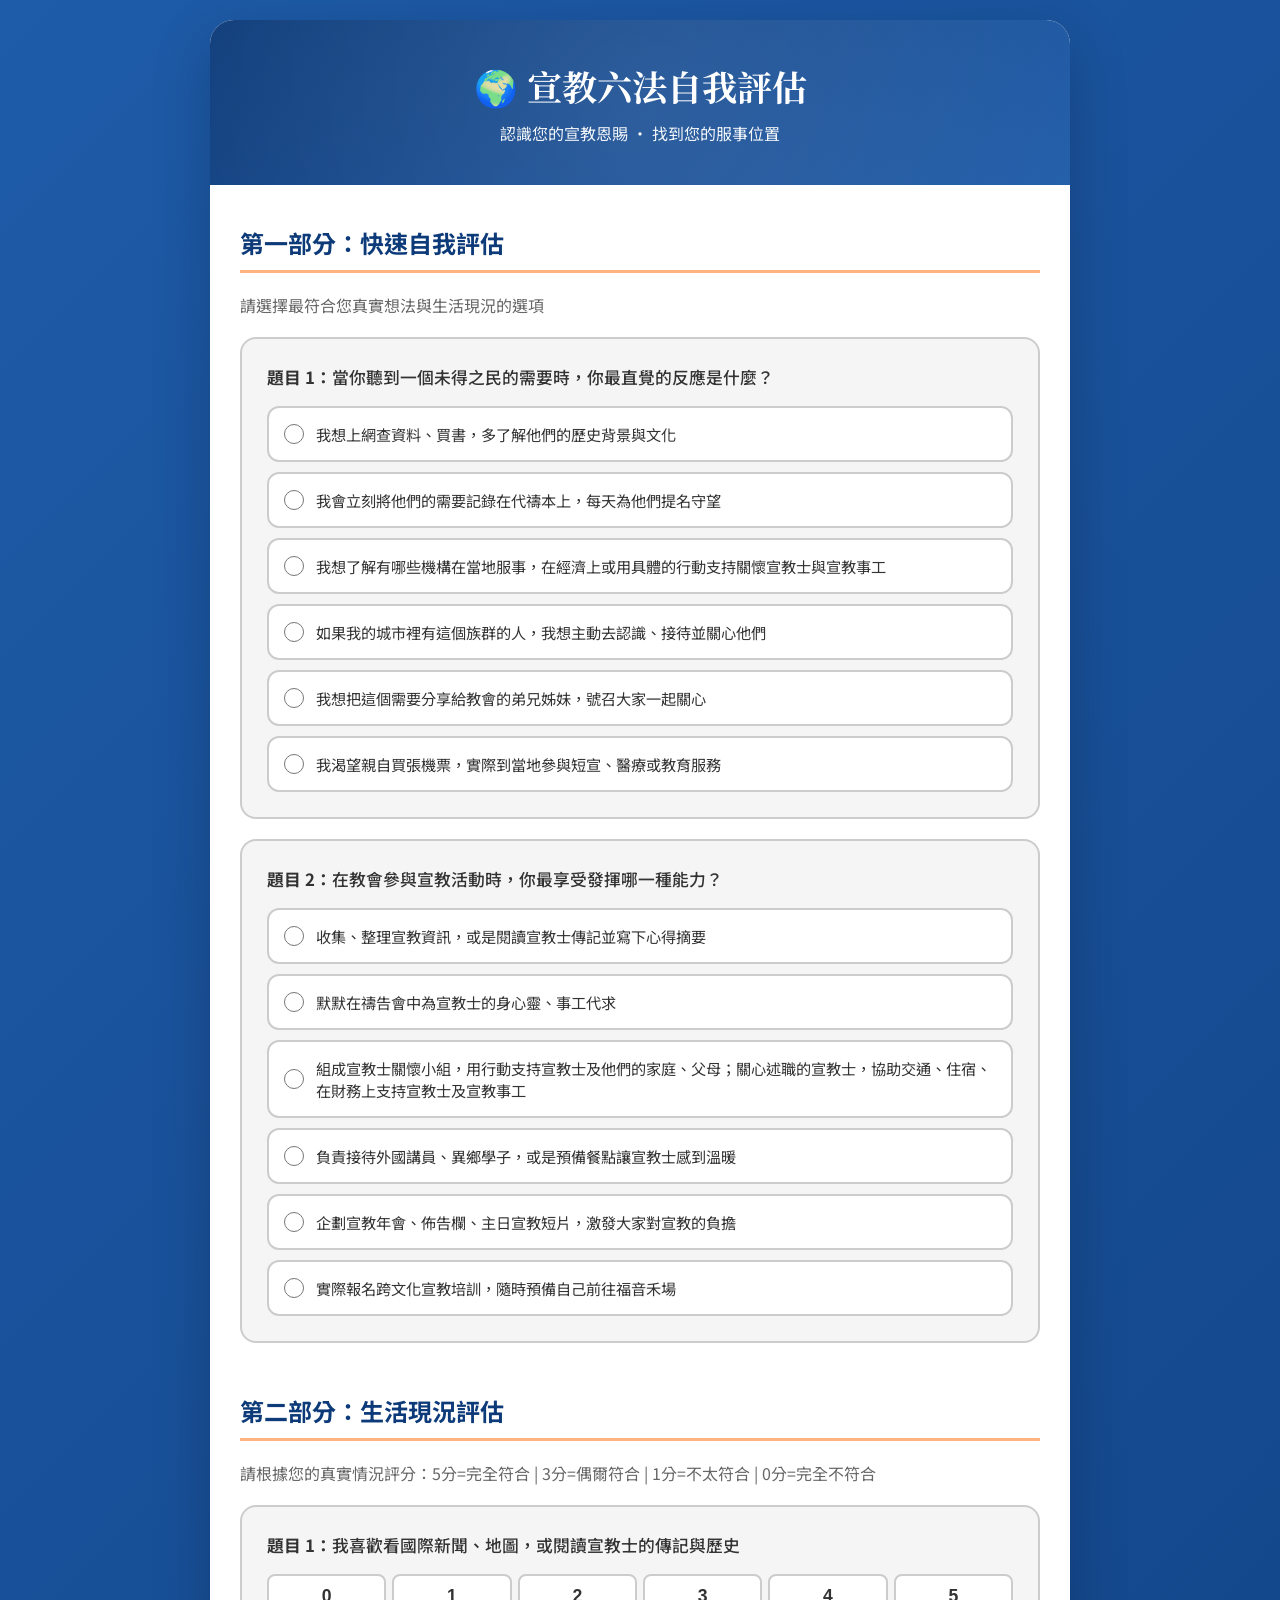
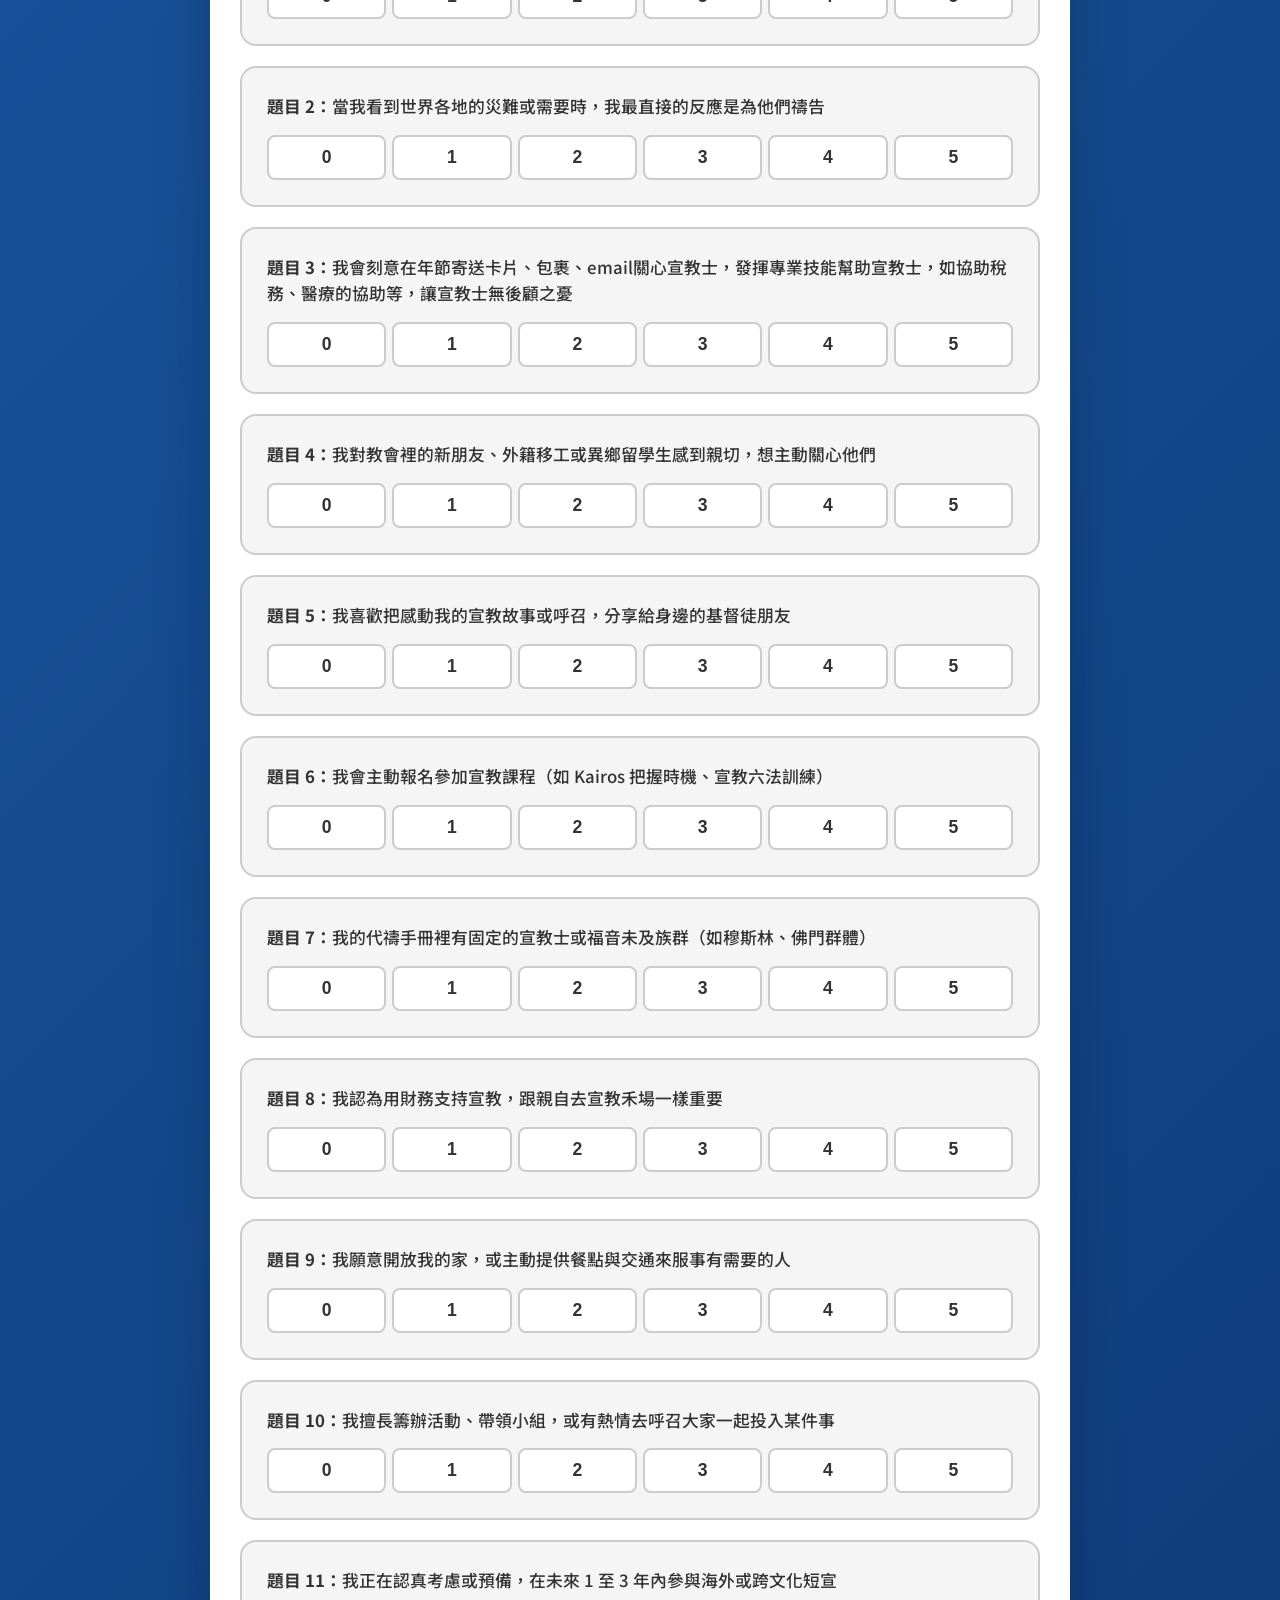
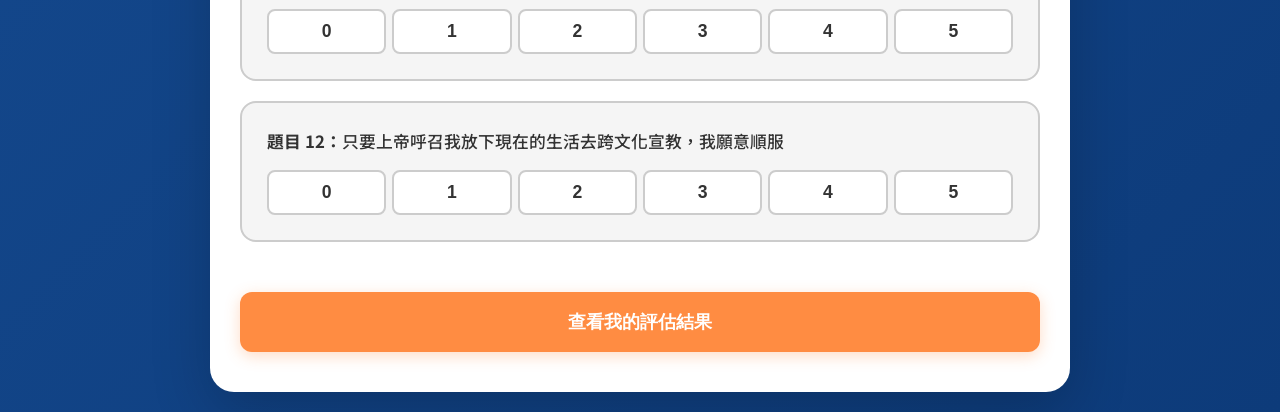
<file: 6ways/index.html>
<!DOCTYPE html>
<html lang="zh-TW">

<head>
  <meta charset="UTF-8">
  <meta name="viewport" content="width=device-width, initial-scale=1.0">
  <title>宣教六法自我評估 | 內地會</title>
  <meta name="description" content="認識您的宣教恩賜，找到您的服事位置。透過宣教六法評估工具了解自己最適合的宣教方式。">
  <style>
    @import url('https://fonts.googleapis.com/css2?family=Noto+Sans+TC:wght@400;500;700;900&family=Noto+Serif+TC:wght@600;700&display=swap');

    :root {
      --primary: #1E5BA8;
      --primary-dark: #0D3B7A;
      --accent: #FF8C42;
      --accent-light: #FFB380;
      --bg: #F5F5F5;
      --surface: #FFFFFF;
      --text: #333333;
      --text-light: #666666;
      --border: #CCCCCC;
    }

    * {
      margin: 0;
      padding: 0;
      box-sizing: border-box;
    }

    body {
      font-family: 'Noto Sans TC', sans-serif;
      background: linear-gradient(135deg, #1E5BA8 0%, #0D3B7A 100%);
      min-height: 100vh;
      padding: 20px;
      color: var(--text);
    }

    .container {
      max-width: 860px;
      margin: 0 auto;
      background: var(--surface);
      border-radius: 24px;
      box-shadow: 0 20px 60px rgba(0, 0, 0, 0.2);
      overflow: hidden;
    }

    .header {
      background: linear-gradient(135deg, var(--primary-dark), var(--primary));
      padding: 40px 30px;
      text-align: center;
      color: white;
      position: relative;
      overflow: hidden;
    }

    .header::before {
      content: '';
      position: absolute;
      top: -50%;
      right: -50%;
      width: 200%;
      height: 200%;
      background: radial-gradient(circle, rgba(255, 255, 255, 0.1) 0%, transparent 70%);
      animation: float 20s infinite ease-in-out;
    }

    @keyframes float {

      0%,
      100% {
        transform: translate(0, 0) rotate(0deg);
      }

      50% {
        transform: translate(-20px, 20px) rotate(180deg);
      }
    }

    .header h1 {
      font-family: 'Noto Serif TC', serif;
      font-size: 2.2rem;
      font-weight: 700;
      margin-bottom: 10px;
      position: relative;
      z-index: 1;
    }

    .header p {
      font-size: 1rem;
      opacity: .95;
      position: relative;
      z-index: 1;
    }

    .content {
      padding: 40px 30px;
    }

    .section {
      margin-bottom: 50px;
      opacity: 0;
      animation: fadeInUp .6s forwards;
    }

    .section:nth-child(1) {
      animation-delay: .1s;
    }

    .section:nth-child(2) {
      animation-delay: .2s;
    }

    .section:nth-child(3) {
      animation-delay: .3s;
    }

    @keyframes fadeInUp {
      from {
        opacity: 0;
        transform: translateY(20px);
      }

      to {
        opacity: 1;
        transform: translateY(0);
      }
    }

    .section-title {
      font-size: 1.5rem;
      font-weight: 700;
      color: var(--primary-dark);
      margin-bottom: 20px;
      padding-bottom: 10px;
      border-bottom: 3px solid var(--accent-light);
    }

    .question-card {
      background: var(--bg);
      padding: 25px;
      border-radius: 16px;
      margin-bottom: 20px;
      border: 2px solid var(--border);
      transition: all .3s ease;
    }

    .question-card:hover {
      border-color: var(--primary);
      box-shadow: 0 8px 20px rgba(46, 92, 138, .1);
    }

    .question-text {
      font-size: 1.05rem;
      font-weight: 500;
      margin-bottom: 15px;
      line-height: 1.6;
    }

    .options {
      display: flex;
      flex-direction: column;
      gap: 10px;
    }

    .option {
      display: flex;
      align-items: center;
      padding: 15px;
      background: white;
      border: 2px solid var(--border);
      border-radius: 12px;
      cursor: pointer;
      transition: all .2s ease;
    }

    .option:hover {
      border-color: var(--primary);
      background: #F8FBFF;
    }

    .option input[type="radio"] {
      width: 20px;
      height: 20px;
      margin-right: 12px;
      cursor: pointer;
      accent-color: var(--primary);
    }

    .option label {
      cursor: pointer;
      flex: 1;
      font-size: .95rem;
    }

    .score-buttons {
      display: flex;
      gap: 6px;
      margin-top: 15px;
    }

    .score-btn {
      flex: 1;
      min-width: 0;
      height: 45px;
      border: 2px solid var(--border);
      background: white;
      color: var(--text);
      border-radius: 8px;
      cursor: pointer;
      font-size: 1.1rem;
      font-weight: 700;
      transition: all .2s ease;
      display: flex;
      align-items: center;
      justify-content: center;
    }

    .score-btn:hover {
      border-color: var(--primary);
      background: #F0F4F8;
    }

    .score-btn.active {
      background: var(--primary);
      color: white;
      border-color: var(--primary);
      box-shadow: 0 4px 12px rgba(30, 91, 168, .3);
    }

    .calculate-btn {
      width: 100%;
      padding: 18px;
      background: var(--accent);
      color: white;
      border: none;
      border-radius: 12px;
      font-size: 1.1rem;
      font-weight: 700;
      cursor: pointer;
      transition: all .3s ease;
      box-shadow: 0 4px 15px rgba(255, 140, 66, .3);
    }

    .calculate-btn:hover {
      transform: translateY(-2px);
      box-shadow: 0 6px 20px rgba(255, 140, 66, .4);
    }

    .calculate-btn:disabled {
      opacity: .6;
      cursor: not-allowed;
      transform: none;
    }

    /* ===== RESULTS ===== */
    .results {
      margin-top: 40px;
      padding: 30px;
      background: linear-gradient(135deg, #FFF9F0, #FFFFFF);
      border-radius: 16px;
      border: 2px solid var(--accent-light);
      display: none;
    }

    .results.show {
      display: block;
      animation: fadeInUp .6s;
    }

    .results-title {
      font-family: 'Noto Serif TC', serif;
      color: var(--primary-dark);
      font-size: 2rem;
      margin-bottom: 8px;
      text-align: center;
      font-weight: 700;
    }

    .results-subtitle {
      text-align: center;
      color: var(--text-light);
      margin-bottom: 30px;
      font-size: .95rem;
    }

    /* Grid layout */
    .results-grid {
      display: grid;
      grid-template-columns: repeat(3, 1fr);
      gap: 20px;
      margin-bottom: 30px;
    }

    @media(max-width:680px) {
      .results-grid {
        grid-template-columns: 1fr;
        gap: 14px;
      }
    }

    .result-card {
      background: white;
      border-radius: 16px;
      border: 2px solid var(--border);
      overflow: hidden;
      display: flex;
      flex-direction: column;
      transition: transform .2s, box-shadow .2s;
    }

    .result-card:hover {
      transform: translateY(-4px);
      box-shadow: 0 12px 30px rgba(0, 0, 0, .1);
    }

    .result-card.highlight {
      border-color: var(--accent);
      box-shadow: 0 0 0 3px rgba(255, 140, 66, .2);
    }

    .card-img {
      width: 100%;
      aspect-ratio: 1/1;
      object-fit: cover;
      display: block;
    }

    .card-body {
      padding: 16px;
      flex: 1;
      display: flex;
      flex-direction: column;
    }

    .card-title {
      font-size: 1.15rem;
      font-weight: 700;
      color: var(--primary-dark);
      text-align: center;
      margin-bottom: 6px;
    }

    .card-score {
      font-size: 1.6rem;
      font-weight: 900;
      text-align: center;
      margin-bottom: 10px;
    }

    .card-label {
      display: inline-block;
      font-size: .78rem;
      font-weight: 700;
      padding: 3px 10px;
      border-radius: 20px;
      margin: 0 auto 12px;
      background: rgba(0,0,0,.06);
      text-align: center;
    }

    .card-desc {
      font-size: .88rem;
      color: var(--text-light);
      line-height: 1.5;
      margin-bottom: 10px;
    }

    .card-suggestions {
      list-style: none;
      padding: 0;
      margin-bottom: 14px;
    }

    .card-suggestions li {
      font-size: .83rem;
      color: var(--text);
      padding: 4px 0 4px 18px;
      position: relative;
      line-height: 1.5;
    }

    .card-suggestions li::before {
      content: '›';
      position: absolute;
      left: 4px;
      color: var(--accent);
      font-weight: 700;
    }

    .card-actions {
      display: flex;
      flex-direction: column;
      gap: 8px;
      margin-top: auto;
    }

    .card-btn {
      flex: 1;
      padding: 9px 6px;
      color: white;
      text-decoration: none;
      border-radius: 8px;
      text-align: center;
      font-weight: 600;
      font-size: .8rem;
      transition: transform .2s;
      display: block;
    }

    .card-btn:hover {
      transform: translateY(-2px);
    }

    .btn-video {
      background: linear-gradient(135deg, #FF6B6B, #FF8E53);
    }

    .btn-more {
      background: linear-gradient(135deg, #1E5BA8, #0D3B7A);
    }

    /* Primary highlight */
    .primary-highlight {
      background: linear-gradient(135deg, #E3F2FD, #fff);
      border-radius: 16px;
      border: 3px solid var(--primary);
      padding: 28px;
      text-align: center;
      margin-bottom: 24px;
    }

    .primary-highlight .ph-label {
      color: var(--text-light);
      font-size: .9rem;
      margin-bottom: 8px;
    }

    .primary-highlight .ph-name {
      font-size: 1.8rem;
      font-weight: 900;
      margin-bottom: 12px;
    }

    .primary-highlight .ph-desc {
      font-size: 1rem;
      line-height: 1.7;
      color: var(--text);
    }

    /* Submit toast */
    .submit-toast {
      position: fixed;
      bottom: 30px;
      right: 30px;
      background: #28a745;
      color: white;
      padding: 14px 22px;
      border-radius: 12px;
      font-weight: 600;
      font-size: .95rem;
      box-shadow: 0 4px 20px rgba(0, 0, 0, .2);
      opacity: 0;
      transform: translateY(20px);
      transition: all .4s ease;
      z-index: 999;
      pointer-events: none;
    }

    .submit-toast.show {
      opacity: 1;
      transform: translateY(0);
    }

    @media(max-width:600px) {
      .header h1 {
        font-size: 1.6rem;
      }

      .content {
        padding: 25px 20px;
      }

      .question-card {
        padding: 20px;
      }

      .results {
        padding: 20px 16px;
      }

      .results-title {
        font-size: 1.5rem;
      }
    }
  </style>
</head>

<body>
  <div class="container">
    <div class="header">
      <h1>🌍 宣教六法自我評估</h1>
      <p>認識您的宣教恩賜 · 找到您的服事位置</p>
    </div>

    <div class="content">
      <!-- 第一部分 -->
      <div class="section">
        <h2 class="section-title">第一部分：快速自我評估</h2>
        <p style="margin-bottom:20px;color:var(--text-light);">請選擇最符合您真實想法與生活現況的選項</p>

        <div class="question-card">
          <div class="question-text"><strong>題目 1：</strong>當你聽到一個未得之民的需要時，你最直覺的反應是什麼？</div>
          <div class="options">
            <div class="option"><input type="radio" id="q1a" name="q1" value="A"><label
                for="q1a">我想上網查資料、買書，多了解他們的歷史背景與文化</label></div>
            <div class="option"><input type="radio" id="q1b" name="q1" value="B"><label
                for="q1b">我會立刻將他們的需要記錄在代禱本上，每天為他們提名守望</label></div>
            <div class="option"><input type="radio" id="q1c" name="q1" value="C"><label
                for="q1c">我想了解有哪些機構在當地服事，在經濟上或用具體的行動支持關懷宣教士與宣教事工</label></div>
            <div class="option"><input type="radio" id="q1d" name="q1" value="D"><label
                for="q1d">如果我的城市裡有這個族群的人，我想主動去認識、接待並關心他們</label></div>
            <div class="option"><input type="radio" id="q1e" name="q1" value="E"><label
                for="q1e">我想把這個需要分享給教會的弟兄姊妹，號召大家一起關心</label></div>
            <div class="option"><input type="radio" id="q1f" name="q1" value="F"><label
                for="q1f">我渴望親自買張機票，實際到當地參與短宣、醫療或教育服務</label></div>
          </div>
        </div>

        <div class="question-card">
          <div class="question-text"><strong>題目 2：</strong>在教會參與宣教活動時，你最享受發揮哪一種能力？</div>
          <div class="options">
            <div class="option"><input type="radio" id="q2a" name="q2" value="A"><label
                for="q2a">收集、整理宣教資訊，或是閱讀宣教士傳記並寫下心得摘要</label></div>
            <div class="option"><input type="radio" id="q2b" name="q2" value="B"><label
                for="q2b">默默在禱告會中為宣教士的身心靈、事工代求</label></div>
            <div class="option"><input type="radio" id="q2c" name="q2" value="C"><label
                for="q2c">組成宣教士關懷小組，用行動支持宣教士及他們的家庭、父母；關心述職的宣教士，協助交通、住宿、在財務上支持宣教士及宣教事工</label></div>
            <div class="option"><input type="radio" id="q2d" name="q2" value="D"><label
                for="q2d">負責接待外國講員、異鄉學子，或是預備餐點讓宣教士感到溫暖</label></div>
            <div class="option"><input type="radio" id="q2e" name="q2" value="E"><label
                for="q2e">企劃宣教年會、佈告欄、主日宣教短片，激發大家對宣教的負擔</label></div>
            <div class="option"><input type="radio" id="q2f" name="q2" value="F"><label
                for="q2f">實際報名跨文化宣教培訓，隨時預備自己前往福音禾場</label></div>
          </div>
        </div>
      </div>

      <!-- 第二部分 -->
      <div class="section">
        <h2 class="section-title">第二部分：生活現況評估</h2>
        <p style="margin-bottom:20px;color:var(--text-light);">請根據您的真實情況評分：5分=完全符合 | 3分=偶爾符合 | 1分=不太符合 | 0分=完全不符合</p>
        <div id="detailedQuestions"></div>
      </div>

      <button class="calculate-btn" id="submitBtn" onclick="calculateResults()">查看我的評估結果</button>

      <div class="results" id="results"></div>
    </div>
  </div>

  <div class="submit-toast" id="toast">✅ 結果已成功記錄，感謝您的參與！</div>

  <script>
    // ===== 設定 =====
    // 部署 Google Apps Script 後，將 Web App URL 填入此處
    const APPS_SCRIPT_URL = 'https://script.google.com/macros/s/AKfycbzQ21f5GQg2Bqq6BHOzQ7dU-vyAddDxS0BqjQLrjppJxT_WbVLhmOOZoSsP8-twwBmsqA/exec';

    // ===== 題目資料 =====
    const detailedQuestions = [
      { id: 1, text: '我喜歡看國際新聞、地圖，或閱讀宣教士的傳記與歷史', category: 'learn' },
      { id: 2, text: '當我看到世界各地的災難或需要時，我最直接的反應是為他們禱告', category: 'pray' },
      { id: 3, text: '我會刻意在年節寄送卡片、包裹、email關心宣教士，發揮專業技能幫助宣教士，如協助稅務、醫療的協助等，讓宣教士無後顧之憂', category: 'send' },
      { id: 4, text: '我對教會裡的新朋友、外籍移工或異鄉留學生感到親切，想主動關心他們', category: 'welcome' },
      { id: 5, text: '我喜歡把感動我的宣教故事或呼召，分享給身邊的基督徒朋友', category: 'mobilize' },
      { id: 6, text: '我會主動報名參加宣教課程（如 Kairos 把握時機、宣教六法訓練）', category: 'learn' },
      { id: 7, text: '我的代禱手冊裡有固定的宣教士或福音未及族群（如穆斯林、佛門群體）', category: 'pray' },
      { id: 8, text: '我認為用財務支持宣教，跟親自去宣教禾場一樣重要', category: 'send' },
      { id: 9, text: '我願意開放我的家，或主動提供餐點與交通來服事有需要的人', category: 'welcome' },
      { id: 10, text: '我擅長籌辦活動、帶領小組，或有熱情去呼召大家一起投入某件事', category: 'mobilize' },
      { id: 11, text: '我正在認真考慮或預備，在未來 1 至 3 年內參與海外或跨文化短宣', category: 'go' },
      { id: 12, text: '只要上帝呼召我放下現在的生活去跨文化宣教，我願意順服', category: 'go' }
    ];

    // ===== 類型定義 =====
    const categories = {
      learn: {
        name: '學習 (Learn)', icon: '📚', color: '#4472C4',
        img: 'images/learn.png',
        desc: '您對跨文化有強烈好奇心，適合透過知識傳遞為宣教鋪路',
        action: '學習聖經中神對全地的心意、參加宣教課程如 Kairos、宣教心視野等課程、聽宣教士的分享',
        video: 'https://youtu.be/yOx0UarezxA?si=MJSBMqH-plOs6IA3',
        learnMore: 'https://omf.org/tw/0501/'
      },
      pray: {
        name: '禱告 (Pray)', icon: '🙏', color: '#70AD47',
        img: 'images/pray.png',
        desc: '您有守望的恩賜，是宣教士在屬靈爭戰中最堅實的後盾',
        action: '認領 1 位宣教士固定代禱、加入教會宣教禱告會',
        video: 'https://youtu.be/9NQxXbKNcUM?si=_H4qX4RL85qP5AAT',
        learnMore: 'https://omf.org/tw/get-involved/pray-for-global-mission-2/'
      },
      send: {
        name: '差派 (Send)', icon: '🙌', color: '#FF8C42',
        img: 'images/send.png',
        desc: '您是忠心的管家，透過心理、物資與金錢差派、託住第一線的事工',
        action: '設定每月固定差傳奉獻、指定支持特定宣教士或禾場、參加宣教士關懷小組',
        video: 'https://youtu.be/kXxvHqOgLb8?si=JZgHCGvQYYq-t4Iv',
        learnMore: 'https://omf.org/tw/0301/'
      },
      welcome: {
        name: '歡迎 (Welcome)', icon: '🤝', color: '#2E86AB',
        img: 'images/welcome.png',
        desc: '您充滿愛心，能在本地向外籍人士與宣教士展現神的接待',
        action: '主動關心教會外籍人士、開放家庭接待宣教士、參與教會國際學生的接待事工',
        video: 'https://youtu.be/LJM9rXqpgqE?si=xGhXipcYgxxxH0Dk',
        learnMore: 'https://omf.org/tw/0701/'
      },
      mobilize: {
        name: '動員 (Mobilize)', icon: '📢', color: '#C55A11',
        img: 'images/mobilize.png',
        desc: '您是宣教的火種，善於號召、聯絡，影響更多人投入大使命',
        action: '在小組分享宣教見證、協助籌辦宣教活動',
        video: 'https://youtu.be/pdtZ85QfFOs?si=VJnhbsxuGqx4KkCU',
        learnMore: 'https://omf.org/tw/什麼是宣教動員/'
      },
      go: {
        name: '出去 (Go)', icon: '✈️', color: '#2E5C8A',
        img: 'images/go.png',
        desc: '您有拓荒者的熱情，具備跨文化行動力，願意親自前往禾場',
        action: '參加教會或差會舉辦的短/中/長期宣教',
        video: 'https://youtu.be/mGw4Dw0C_9k?si=JIYTwcv-KNZJ6z78',
        learnMore: 'https://omf.org/tw/0601/'
      }
    };

    // ===== 渲染題目 =====
    const container = document.getElementById('detailedQuestions');
    detailedQuestions.forEach(q => {
      const card = document.createElement('div');
      card.className = 'question-card';
      card.innerHTML = `
    <div class="question-text"><strong>題目 ${q.id}：</strong>${q.text}</div>
    <div class="score-buttons">
      ${[0, 1, 2, 3, 4, 5].map(s => `<button class="score-btn" onclick="setScore(${q.id},${s})" data-qid="${q.id}" data-score="${s}">${s}</button>`).join('')}
    </div>
    <input type="hidden" id="detail${q.id}" value="-1" data-category="${q.category}">
  `;
      container.appendChild(card);
    });

    const scores = {};
    function setScore(qid, score) {
      scores[qid] = score;
      document.querySelectorAll(`[data-qid="${qid}"]`).forEach(btn => {
        btn.classList.toggle('active', parseInt(btn.dataset.score) === score);
      });
      document.getElementById(`detail${qid}`).value = score;
    }

    // ===== 計算結果 =====
    function calculateResults() {
      const q1 = document.querySelector('input[name="q1"]:checked');
      const q2 = document.querySelector('input[name="q2"]:checked');
      if (!q1 || !q2) { alert('請先完成第一部分的兩道快速評估題目'); return; }

      // 六類別詳細分數（未填寫視為 0）
      const detailScores = { learn: 0, pray: 0, send: 0, welcome: 0, mobilize: 0, go: 0 };
      detailedQuestions.forEach(q => {
        const val = parseInt(document.getElementById(`detail${q.id}`).value);
        detailScores[q.category] += (val >= 0 ? val : 0);
      });

      // 找最高分，支援並列
      let maxScore = 0;
      for (let cat in detailScores) {
        if (detailScores[cat] > maxScore) maxScore = detailScores[cat];
      }
      const primaryCategories = Object.keys(detailScores).filter(cat => detailScores[cat] === maxScore);

      displayResults(detailScores, primaryCategories, q1.value, q2.value);
      submitToSheets(q1.value, q2.value, detailScores);
    }

    // ===== 顯示結果 =====
    // primaryTypes 為陣列，支援並列最高分
    function displayResults(scoreMap, primaryTypes, q1val, q2val) {
      const order = ['learn', 'pray', 'send', 'welcome', 'mobilize', 'go'];

      // 六項目總分，用於計算比例
      let cardsHtml = order.map(cat => {
        const info = categories[cat];
        const score = scoreMap[cat];
        const pct = Math.round(score / 10 * 100);
        const isHighlight = primaryTypes.includes(cat);
        const label = pct >= 80 ? '強烈呼召 🔥' : pct >= 60 ? '明顯傾向 ✨' : pct >= 40 ? '持續成長 🌱' : '仍在探索 🔍';
        const suggestions = info.action.split('、').map(s => `<li>${s.trim()}</li>`).join('');

        return `
      <div class="result-card${isHighlight ? ' highlight' : ''}">
        <img class="card-img" src="${info.img}" alt="${info.name}" loading="lazy">
        <div class="card-body">
          <div class="card-title">${info.icon} ${info.name}${isHighlight ? ' ⭐' : ''}</div>
          <div class="card-score" style="color:${info.color}">${pct}%</div>
          <div class="card-label" style="color:${info.color}">${label}</div>
          <div class="card-desc">${info.desc}</div>
          <ul class="card-suggestions">${suggestions}</ul>
          <div class="card-actions">
            <a href="${info.video}" target="_blank" class="card-btn btn-video">🎬 觀看影片</a>
            <a href="${info.learnMore}" target="_blank" class="card-btn btn-more">📖 了解更多</a>
          </div>
        </div>
      </div>`;
      }).join('');

      // 並列最高分時，標題欄顯示全部，以「、」串聯
      const primaryNames = primaryTypes.map(cat => `${categories[cat].icon} ${categories[cat].name}`).join('、');
      const primaryDescs = primaryTypes.map(cat => categories[cat].desc).join('；');
      const primaryColor = categories[primaryTypes[0]].color;

      const resultsDiv = document.getElementById('results');
      resultsDiv.innerHTML = `
    <div class="results-title">📊 您的評估結果</div>
    <div class="results-subtitle">⭐ 標示為您的主要宣教恩賜</div>
    <div class="primary-highlight">
      <div class="ph-label">🎯 您的主要宣教恩賜</div>
      <div class="ph-name" style="color:${primaryColor}">${primaryNames}</div>
      <div class="ph-desc">${primaryDescs}</div>
    </div>
    <div class="results-grid">${cardsHtml}</div>
  `;
      resultsDiv.classList.add('show');
      setTimeout(() => resultsDiv.scrollIntoView({ behavior: 'smooth', block: 'start' }), 100);
    }

    // ===== 寫入 Google Sheets =====
    function submitToSheets(q1val, q2val, detailScores) {
      if (!APPS_SCRIPT_URL || APPS_SCRIPT_URL === 'YOUR_APPS_SCRIPT_WEB_APP_URL') return;

      const now = new Date().toLocaleString('zh-TW', { timeZone: 'Asia/Taipei' });
      const detailValues = detailedQuestions.map(q => {
        const val = parseInt(document.getElementById(`detail${q.id}`).value);
        return val >= 0 ? String(val) : '未作答';
      });

      const payload = {
        timecode: now,
        q1: q1val,
        q2: q2val,
        details: detailValues,
        // 六類型總分
        catScores: {
          learn:    detailScores.learn,
          pray:     detailScores.pray,
          send:     detailScores.send,
          welcome:  detailScores.welcome,
          mobilize: detailScores.mobilize,
          go:       detailScores.go
        }
      };

      // no-cors 模式下 Content-Type 必須是 text/plain，否則瀏覽器會靜默阻擋
      fetch(APPS_SCRIPT_URL, {
        method: 'POST',
        mode: 'no-cors',
        headers: { 'Content-Type': 'text/plain' },
        body: JSON.stringify(payload)
      }).then(() => showToast()).catch(() => { });
    }

    function showToast() {
      const t = document.getElementById('toast');
      t.classList.add('show');
      setTimeout(() => t.classList.remove('show'), 4000);
    }
  </script>
</body>

</html>
</file>
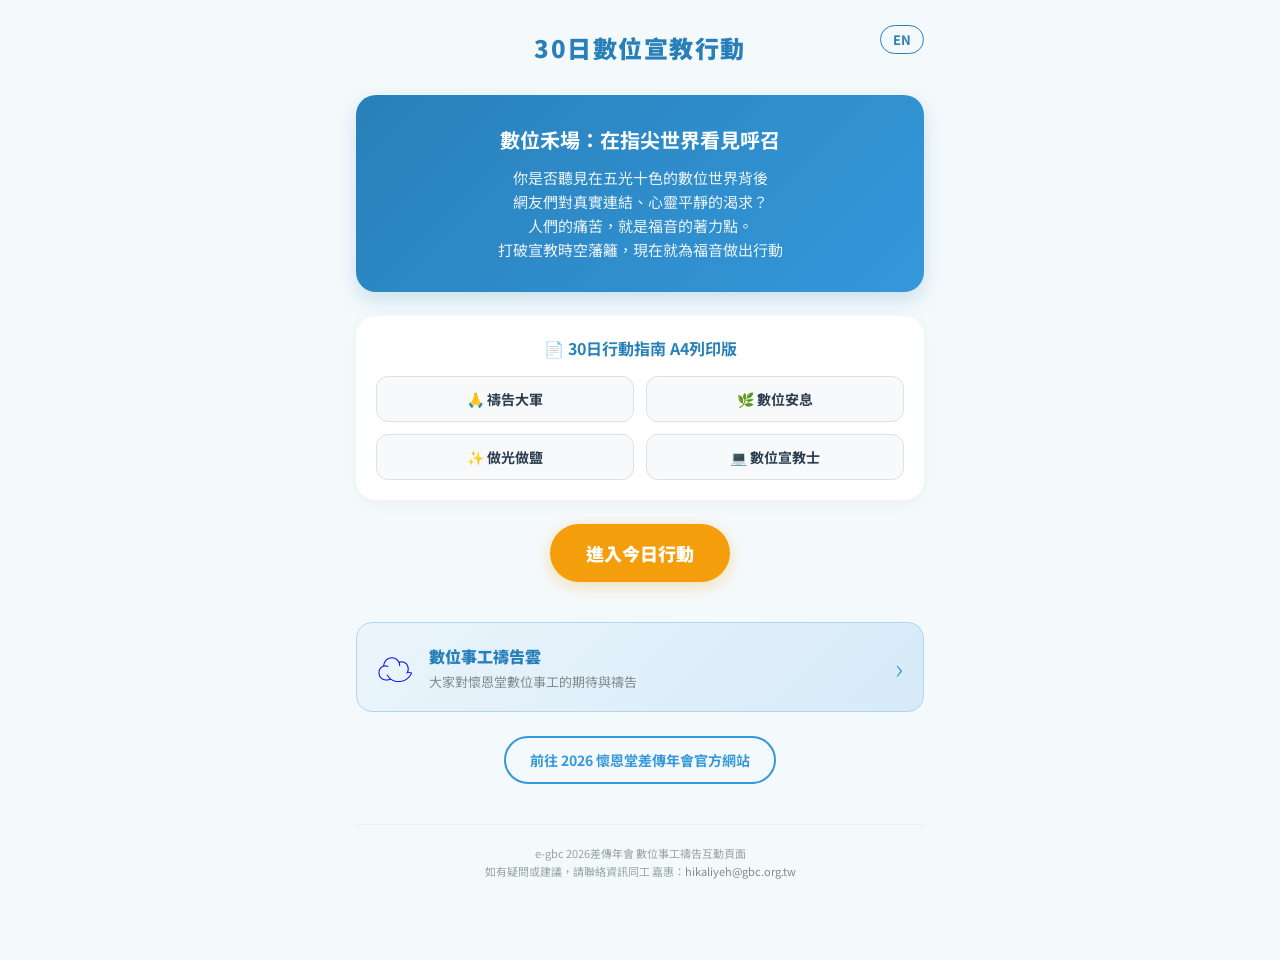
<file: ActionCalendar/index.html>
<!DOCTYPE html>
<html lang="zh-TW">

<head>
  <meta charset="UTF-8">
  <meta name="viewport"
    content="width=device-width, initial-scale=1.0, maximum-scale=1.0, user-scalable=no, viewport-fit=cover">
  <title>30日數位宣教行動 | 懷恩堂數位事工</title>
  <meta name="description" content="三十天的數位事工宣教行動與禱告">
  <link rel="preconnect" href="https://fonts.googleapis.com">
  <link rel="preconnect" href="https://fonts.gstatic.com" crossorigin>
  <link href="https://fonts.googleapis.com/css2?family=Noto+Sans+TC:wght@400;500;700;900&display=swap" rel="stylesheet">
  <link rel="stylesheet" href="style.css">
  <style>
    .lang-toggle-btn {
      position: absolute;
      right: 0px;
      top: -5px;
      background: transparent;
      border: 1.5px solid #2980B9;
      color: #2980B9;
      border-radius: 20px;
      padding: 4px 12px;
      cursor: pointer;
      font-size: 13px;
      font-weight: bold;
      transition: all 0.2s;
    }
    .lang-toggle-btn:hover {
      background: #2980B9;
      color: #fff;
    }
    .main-header { position: relative; }
  </style>
</head>

<body>
  <div id="app">

    <!-- 全局頂部標題 (點擊回首頁) -->
    <header class="main-header">
      <h1 id="mainHeader" data-i18n="hero-title" style="cursor:pointer;">30日數位宣教行動</h1>
      <button id="langToggleBtn" class="lang-toggle-btn">EN</button>
    </header>

    <!-- 首頁視圖 (Home View) -->
    <div id="home-view" class="view-section active">
      <div class="hero-section">
        <h2 data-i18n="hero-subtitle">數位禾場：在指尖世界看見呼召</h2>
        <p class="hero-text" data-i18n="hero-text">你是否聽見在五光十色的數位世界背後<br>網友們對真實連結、心靈平靜的渴求？<br>人們的痛苦，就是福音的著陸點。<br>打破宣教時空藩籬，現在就為福音做出行動</p>
      </div>

      <div class="pdf-downloads">
        <h3 data-i18n="print-title">📄 30日行動指南 A4列印版</h3>
        <div class="pdf-buttons">
          <a href="print_prayer.html" target="_blank" class="btn-pdf" id="btn-print-prayer" data-i18n="print-prayer">🙏 禱告大軍</a>
          <a href="print_sabbath.html" target="_blank" class="btn-pdf" id="btn-print-sabbath" data-i18n="print-sabbath">🌿 數位安息</a>
          <a href="print_light.html" target="_blank" class="btn-pdf" id="btn-print-light" data-i18n="print-light">✨ 做光做鹽</a>
          <a href="print_missionary.html" target="_blank" class="btn-pdf" id="btn-print-missionary" data-i18n="print-missionary">💻 數位宣教士</a>
        </div>
      </div>

      <!-- 進入今日行動按鈕 -->
      <div class="enter-calendar-box">
        <button id="enterCalendarBtn" class="btn-primary" data-i18n="enter-calendar">進入今日行動</button>
      </div>

      <div class="iframe-section" style="padding: 0; background: transparent; box-shadow: none;">
        <a href="../WordCloud/index.html" target="_blank" class="cloud-card-link">
          <div class="cloud-card">
            <div class="cloud-card-icon">☁️</div>
            <div class="cloud-card-text">
              <strong data-i18n="cloud-title">數位事工禱告雲</strong>
              <span data-i18n="cloud-desc">大家對懷恩堂數位事工的期待與禱告</span>
            </div>
            <div class="cloud-card-arrow">›</div>
          </div>
        </a>
      </div>

      <div class="footer-links">
        <a href="https://www.gbc.org.tw/%e5%ae%a3%e6%95%99/2026missionsconference/" target="_blank"
          class="btn-outline" data-i18n="footer-link">前往 2026 懷恩堂差傳年會官方網站</a>
      </div>

      <div class="copyright-footer">
        <p data-i18n="footer-copy1">e-gbc 2026差傳年會 數位事工禱告互動頁面</p>
        <p><span data-i18n="footer-copy2">如有疑問或建議，請聯絡資訊同工 嘉惠：</span><a href="mailto:hikaliyeh@gbc.org.tw">hikaliyeh@gbc.org.tw</a></p>
      </div>
    </div>

    <!-- 月曆視圖 (Calendar View) -->
    <div id="calendar-view" class="view-section">

      <!-- 經文副標題 -->
      <div class="scripture-box" id="scriptureBox">
        <div id="scriptureText"></div>
        <div id="scriptureSource"></div>
      </div>

      <!-- 行動頁籤 -->
      <div class="tabs-container">
        <div class="tab active" data-tab="1">
          <div class="tab-icon">🙏</div>
          <div class="tab-text" data-i18n="tab-prayer">禱告大軍</div>
        </div>
        <div class="tab" data-tab="2">
          <div class="tab-icon">🌿</div>
          <div class="tab-text" data-i18n="tab-sabbath">數位安息</div>
        </div>
        <div class="tab" data-tab="3">
          <div class="tab-icon">✨</div>
          <div class="tab-text" data-i18n="tab-light">做光做鹽</div>
        </div>
        <div class="tab" data-tab="4">
          <div class="tab-icon">💻</div>
          <div class="tab-text" data-i18n="tab-missionary">數位宣教士</div>
        </div>
      </div>

      <!-- 內容展示區 -->
      <div class="content-container">
        <div class="content-card">
          <!-- 日期與標題排版區 -->
          <div class="card-header">
            <div class="big-date">
              <span class="month-num">6</span><span class="slash">/</span><span class="day-num" id="cardDay">1</span>
            </div>
            <div class="date-info">
              <div class="weekday" id="cardWeekday">週一</div>
              <div class="topic-title" id="cardTopic">事工守望</div>
            </div>
          </div>
          <hr class="card-divider">
          <!-- 實際行動內容 -->
          <div class="action-text" id="actionContent">
            <!-- JS 將動態填入內容 -->
          </div>

          <!-- 備註或 iframe 區塊 -->
          <div class="extra-content" id="extraContent">
            <!-- 預留區塊 -->
          </div>
        </div>
      </div>

      <!-- 畫面下方：左右切換按鈕 -->
      <div class="bottom-nav">
        <button id="prevBtn" class="nav-btn-large" title="前一天">
          <svg viewBox="0 0 24 24" width="28" height="28">
            <path fill="currentColor" d="M15.41 16.59L10.83 12l4.58-4.59L14 6l-6 6 6 6 1.41-1.41z" />
          </svg>
          <span data-i18n="nav-prev">前一天</span>
        </button>
        <button id="todayBtn" class="nav-btn-large today-btn" style="display: none;" data-i18n="nav-today">
          返回今天
        </button>
        <button id="nextBtn" class="nav-btn-large" title="後一天">
          <span data-i18n="nav-next">後一天</span>
          <svg viewBox="0 0 24 24" width="28" height="28">
            <path fill="currentColor" d="M8.59 16.59L13.17 12 8.59 7.41 10 6l6 6-6 6-1.41-1.41z" />
          </svg>
        </button>
      </div>

    </div>

  </div>

  <script src="data.js"></script>
  <script src="app.js"></script>
</body>

</html>
</file>
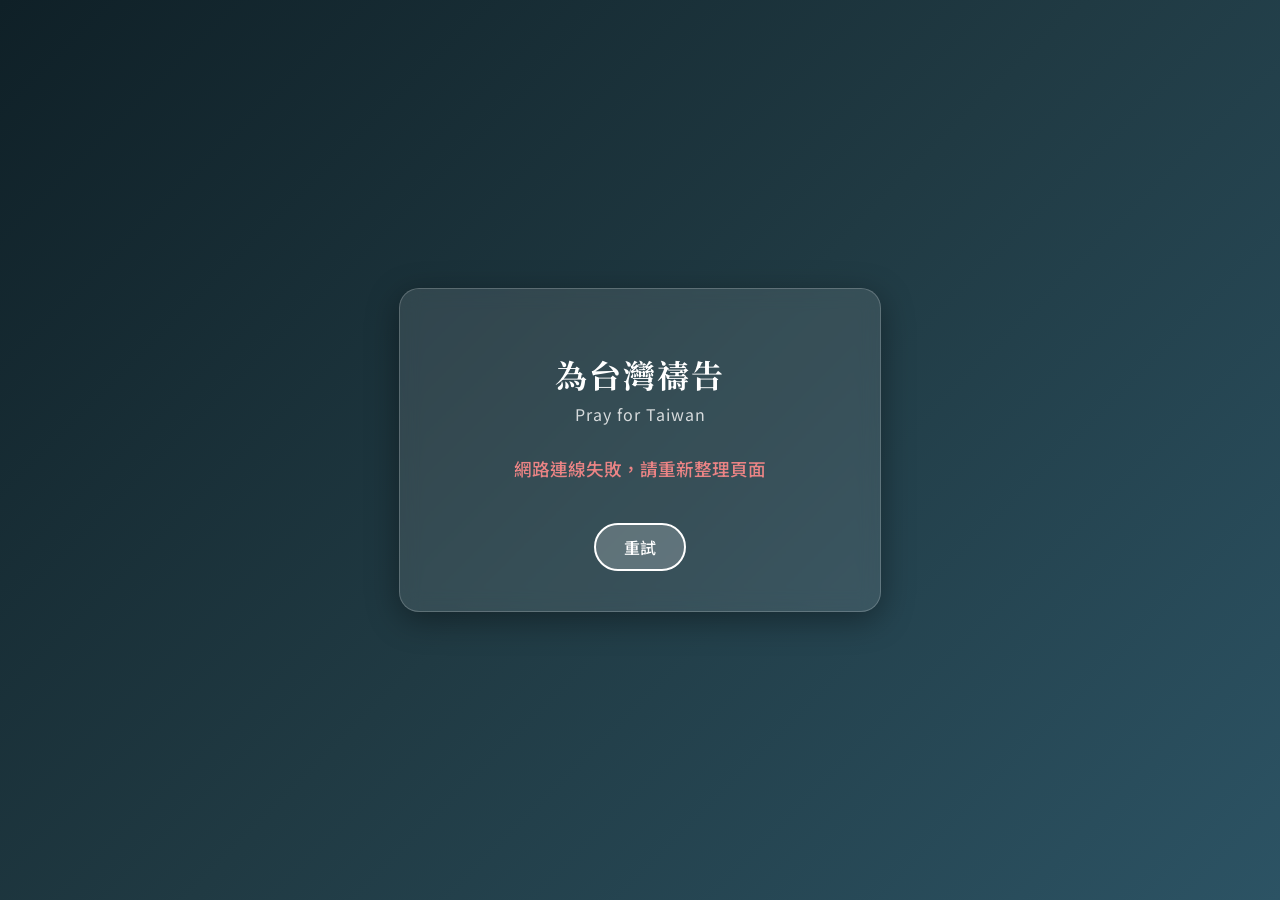
<file: PrayForTaiwan/index.html>
<!DOCTYPE html>
<html lang="zh-TW">
<head>
    <meta charset="UTF-8">
    <meta name="viewport" content="width=device-width, initial-scale=1.0, maximum-scale=1.0, user-scalable=no">
    <title>為台灣禱告 | Pray for Taiwan</title>
    <link href="https://fonts.googleapis.com/css2?family=Noto+Serif+TC:wght@700&family=Noto+Sans+TC:wght@400;500;700&display=swap" rel="stylesheet">
    <style>
        body, html {
            margin: 0;
            padding: 0;
            width: 100%;
            height: 100%;
            background: linear-gradient(135deg, #0f2027, #203a43, #2c5364);
            font-family: 'Noto Sans TC', sans-serif;
            color: #ffffff;
            display: flex;
            justify-content: center;
            align-items: center;
            overflow: hidden;
        }

        .container {
            text-align: center;
            padding: 40px;
            background: rgba(255, 255, 255, 0.1);
            backdrop-filter: blur(10px);
            -webkit-backdrop-filter: blur(10px);
            border-radius: 20px;
            border: 1px solid rgba(255, 255, 255, 0.2);
            box-shadow: 0 8px 32px 0 rgba(0, 0, 0, 0.37);
            max-width: 90%;
            width: 400px;
        }

        h1 {
            font-family: 'Noto Serif TC', serif;
            font-size: 2rem;
            margin-bottom: 5px;
            letter-spacing: 2px;
        }

        .subtitle {
            font-size: 1rem;
            opacity: 0.8;
            margin-bottom: 30px;
            letter-spacing: 1px;
        }

        .status-text {
            font-size: 1.1rem;
            min-height: 2em;
            margin-bottom: 16px;
            font-weight: 500;
            opacity: 0.9;
        }

        .spinner {
            width: 50px;
            height: 50px;
            border: 4px solid rgba(255, 255, 255, 0.2);
            border-top: 4px solid #ffffff;
            border-radius: 50%;
            animation: spin 1s linear infinite;
            margin: 0 auto 20px auto;
        }

        .location-text {
            font-size: 2rem;
            font-weight: 700;
            color: #a8ff78;
            text-shadow: 0 0 10px rgba(168, 255, 120, 0.5);
            margin: 10px 0 20px;
            animation: fadeIn 0.6s ease forwards;
        }

        /* 前往影片按鈕 */
        .go-btn {
            display: inline-block;
            margin-top: 8px;
            padding: 14px 40px;
            font-size: 1.1rem;
            font-family: 'Noto Sans TC', sans-serif;
            font-weight: 700;
            color: #0f2027;
            background: #a8ff78;
            border: none;
            border-radius: 50px;
            cursor: pointer;
            text-decoration: none;
            box-shadow: 0 4px 20px rgba(168, 255, 120, 0.4);
            transition: all 0.3s ease;
            animation: fadeIn 0.5s ease forwards;
        }

        .go-btn:hover {
            background: #c8ffa8;
            transform: translateY(-2px);
            box-shadow: 0 8px 25px rgba(168, 255, 120, 0.6);
        }

        .go-btn:active {
            transform: translateY(0);
        }

        .hint {
            font-size: 0.8rem;
            opacity: 0.5;
            margin-top: 12px;
        }

        .retry-btn {
            background: rgba(255, 255, 255, 0.2);
            color: white;
            border: 2px solid white;
            padding: 10px 28px;
            font-size: 1rem;
            border-radius: 50px;
            cursor: pointer;
            transition: all 0.3s ease;
            font-family: 'Noto Sans TC', sans-serif;
            font-weight: 500;
            margin-top: 16px;
            outline: none;
        }

        @keyframes spin {
            0% { transform: rotate(0deg); }
            100% { transform: rotate(360deg); }
        }

        @keyframes fadeIn {
            from { opacity: 0; transform: translateY(10px); }
            to { opacity: 1; transform: translateY(0); }
        }
    </style>
</head>
<body>

    <div class="container">
        <h1>為台灣禱告</h1>
        <div class="subtitle">Pray for Taiwan</div>

        <!-- 抽取中 -->
        <div id="loadingSection">
            <div class="spinner"></div>
            <div id="loadingMessage" class="status-text">正在尋找代禱之地...</div>
        </div>

        <!-- 顯示結果 + 前往按鈕 -->
        <div id="resultSection" style="display: none;">
            <div class="status-text" style="margin-bottom: 0;">今日代禱地區</div>
            <div class="location-text" id="locationDisplay">--</div>
            <!--
                使用 <a target="_top"> 而非 JS redirect：
                瀏覽器永遠允許使用者點擊連結，
                target="_top" 可突破 iframe 限制跳轉整個頁面
            -->
            <a id="goLink" href="#" target="_top" class="go-btn">▶ 前往禱告影片</a>
            <div class="hint" id="hintText">點擊上方按鈕開始觀看</div>
        </div>

        <!-- 錯誤 -->
        <div id="errorSection" style="display: none;">
            <div class="status-text" style="color:#ff8a8a;" id="errorMsg">載入失敗</div>
            <button class="retry-btn" onclick="location.reload()">重試</button>
        </div>
    </div>

    <script>
        const CSV_URL = 'https://docs.google.com/spreadsheets/d/e/2PACX-1vQhqx91y_5EUqOsOnjAXCQ7YjuAXrMBj6mX0_-It4VEicShgdVASf7FYg1H5IChk1aaKtKDmvT2c7OL/pub?gid=1828342091&single=true&output=csv';

        const MESSAGES = [
            "願這片土地被記念...", "有一處土地，正等待代禱...", "在這島嶼的某一角，有人需要禱告...",
            "這片土地，有你還不認識的故事...", "島嶼上，某個地方正在被記念...", "讓聖靈帶領，今天為誰禱告...",
            "聖靈帶領你去一個地方...", "你的代禱，今天要去哪裡...", "禱告的目光，正要落在某處...",
            "神的心，今天牽掛著這裡...", "有一處地方，等待你的代禱...", "今天，神差你為這裡禱告...",
            "你的禱告，是這地最需要的...", "為那些你不認識的人，開口禱告...", "今天的代禱，是一份蒙召...",
            "在台灣的某一處，今天屬於你...", "願這名字，在神的心中被記念...", "每一處土地，都值得被禱告...",
            "帶著愛，前往今天的代禱之地...", "這島嶼的每一角，都有禱告的痕跡..."
        ];

        async function init() {
            document.getElementById('loadingMessage').innerText =
                MESSAGES[Math.floor(Math.random() * MESSAGES.length)];

            try {
                const res = await fetch(CSV_URL);
                const data = parseCSV(await res.text());
                drawResult(data);
            } catch (e) {
                console.error(e);
                showError("網路連線失敗，請重新整理頁面");
            }
        }

        function drawResult(data) {
            const dataRows = data.slice(1).filter(r => r.length >= 4 && r[3].trim());
            if (!dataRows.length) { showError("找不到影片資料"); return; }

            const row = dataRows[Math.floor(Math.random() * dataRows.length)];
            const locationName = `${(row[1] || '').trim()} ${(row[2] || '').trim()}`;
            const videoUrl = row[3].trim();
            const videoId = extractYouTubeId(videoUrl);

            // 組合跳轉網址
            const isMobile = /iPhone|iPad|iPod|Android/i.test(navigator.userAgent);
            let targetUrl;
            if (videoId) {
                if (isMobile) {
                    // 手機優先嘗試開 App（App 內全螢幕播放）
                    // 但 <a> 無法同時設兩個 href，改用 youtube.com 讓 App 接管
                    targetUrl = `https://www.youtube.com/watch?v=${videoId}`;
                } else {
                    // 電腦：embed 頁面佔滿分頁，視覺接近全螢幕
                    targetUrl = `https://www.youtube.com/embed/${videoId}?autoplay=1&rel=0&modestbranding=1`;
                }
            } else {
                targetUrl = videoUrl;
            }

            // 設定連結
            document.getElementById('goLink').href = targetUrl;

            // 顯示結果
            setTimeout(() => {
                document.getElementById('loadingSection').style.display = 'none';
                document.getElementById('locationDisplay').innerText = locationName;
                document.getElementById('resultSection').style.display = 'block';
            }, 2000);
        }

        function extractYouTubeId(url) {
            const m = url.match(/^.*(youtu\.be\/|v\/|u\/\w\/|embed\/|watch\?v=|&v=)([^#&?]*).*/);
            return (m && m[2].length === 11) ? m[2] : null;
        }

        function parseCSV(text) {
            return text.split(/\r?\n/).map(line => {
                const result = []; let cur = '', inQ = false;
                for (const c of line) {
                    if (c === '"') inQ = !inQ;
                    else if (c === ',' && !inQ) { result.push(cur); cur = ''; }
                    else cur += c;
                }
                result.push(cur);
                return result;
            });
        }

        function showError(msg) {
            document.getElementById('loadingSection').style.display = 'none';
            document.getElementById('resultSection').style.display = 'none';
            document.getElementById('errorMsg').innerText = msg;
            document.getElementById('errorSection').style.display = 'block';
        }

        window.addEventListener('DOMContentLoaded', init);
    </script>
</body>
</html>
</file>
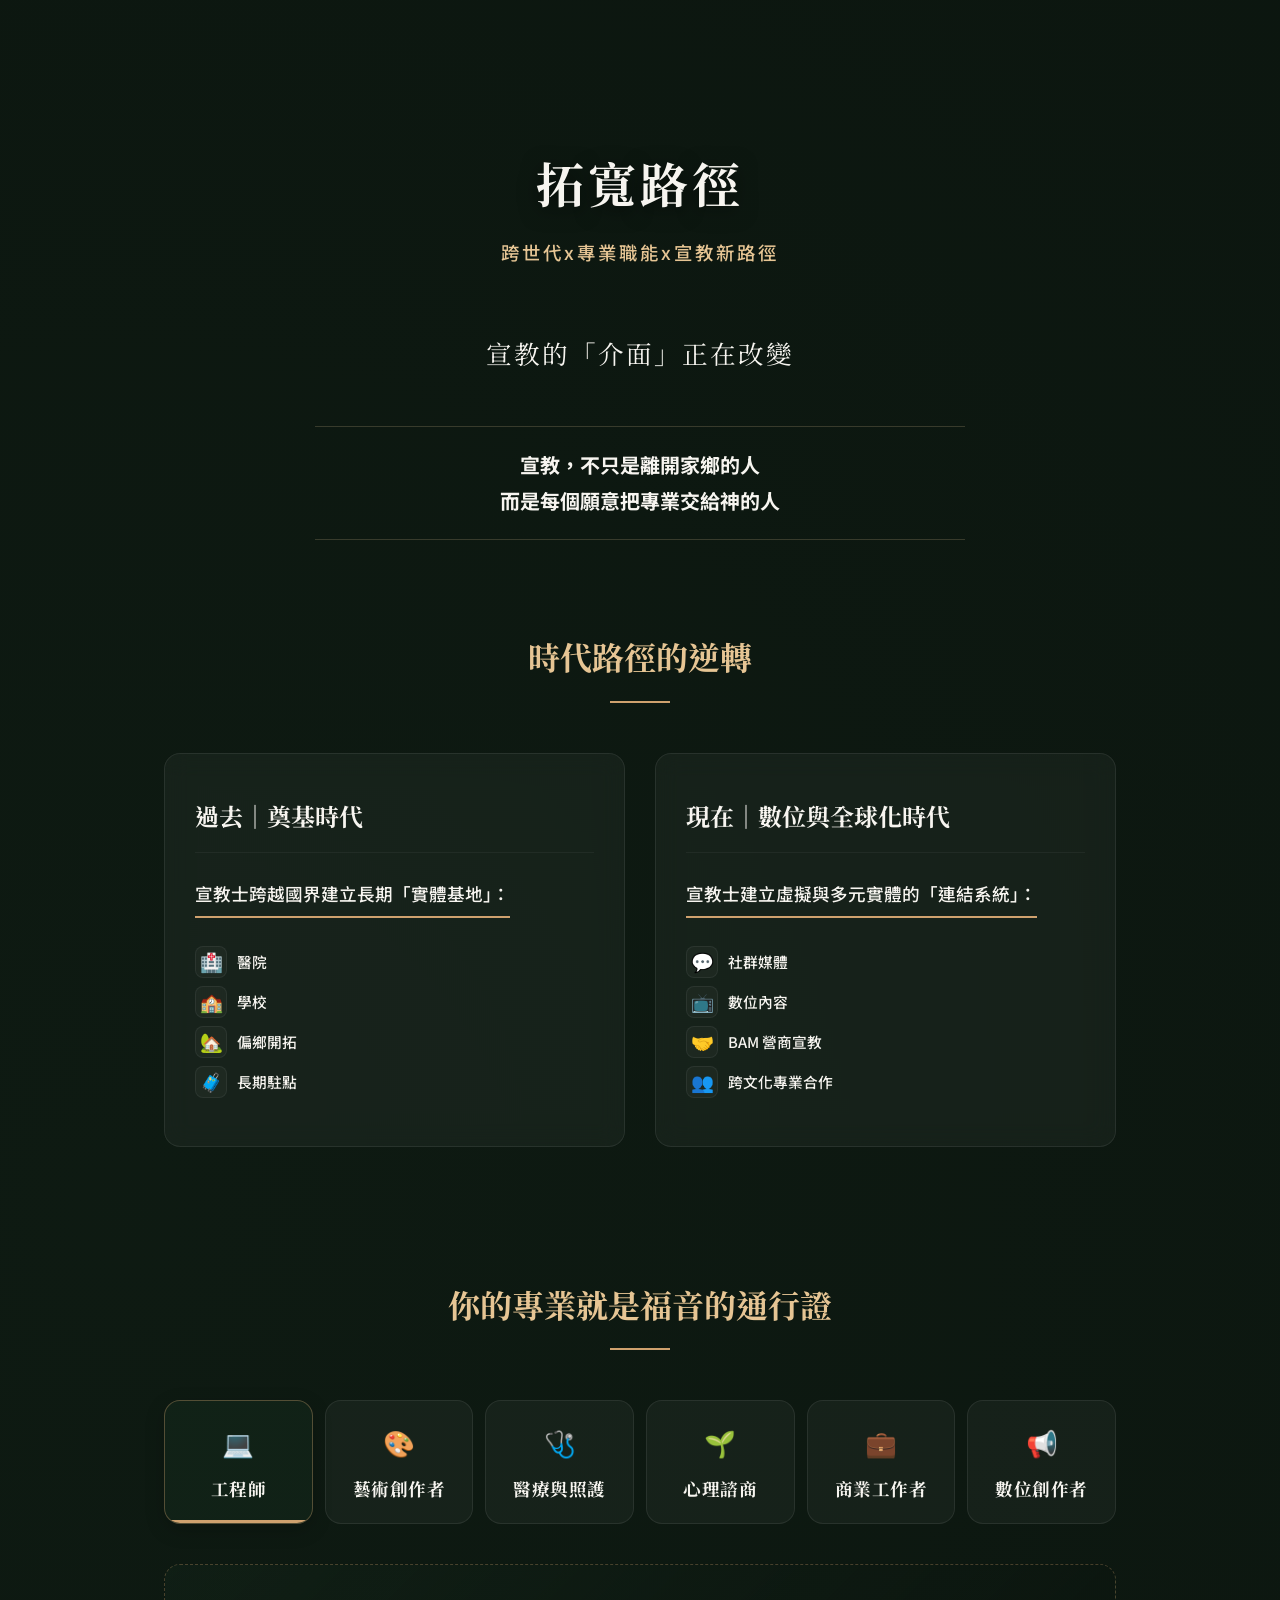
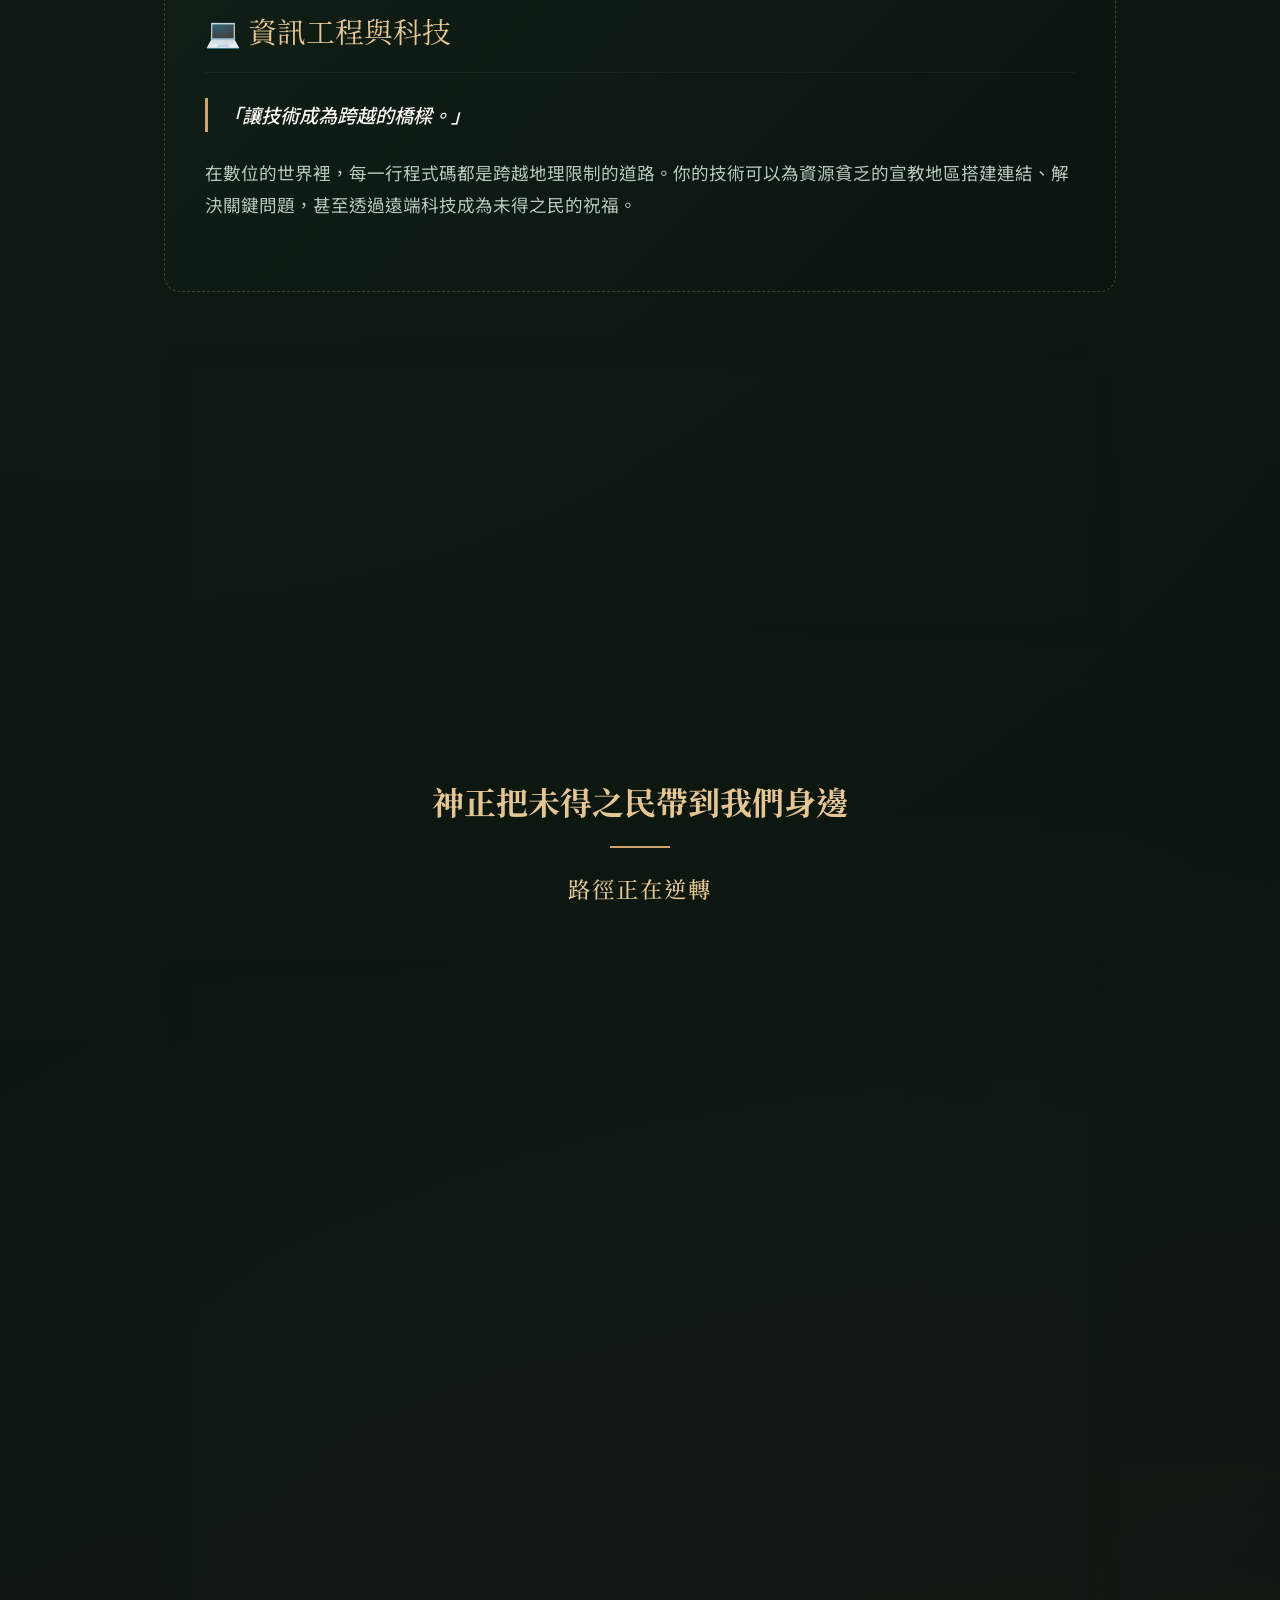
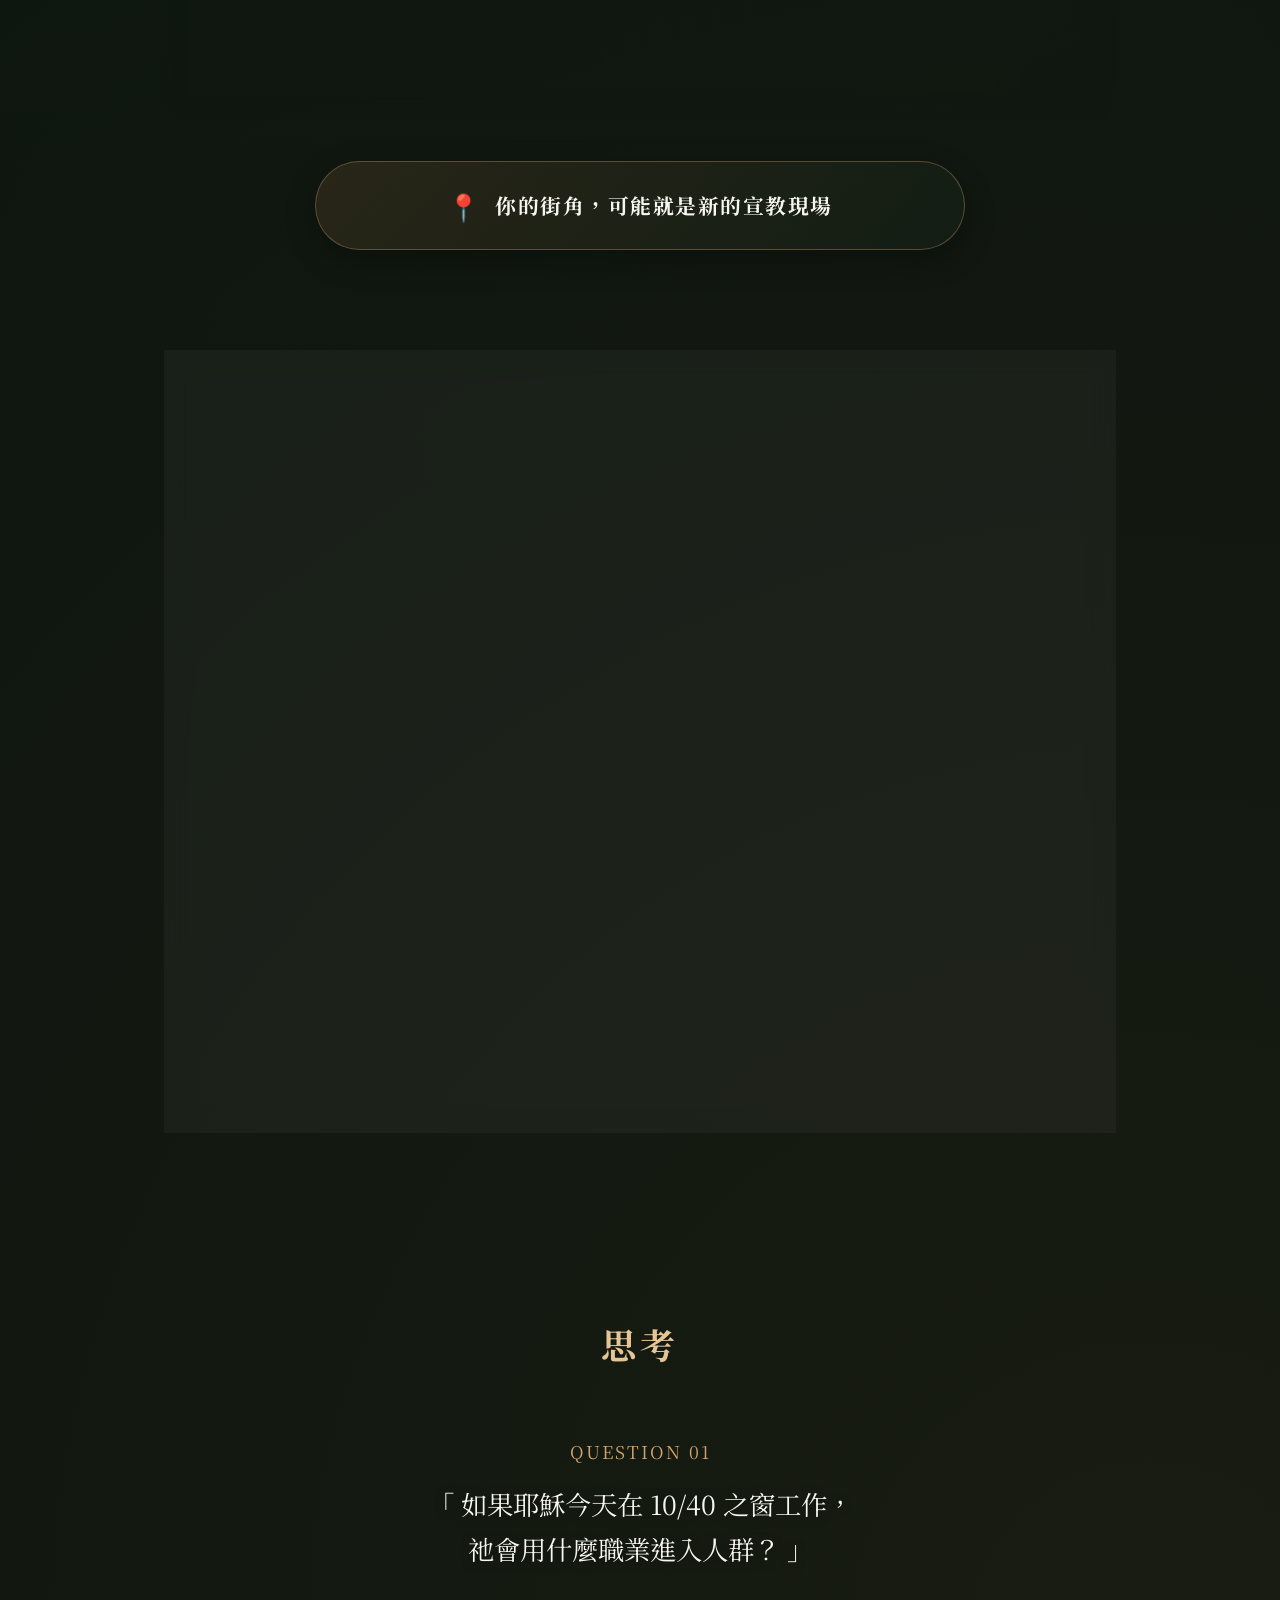
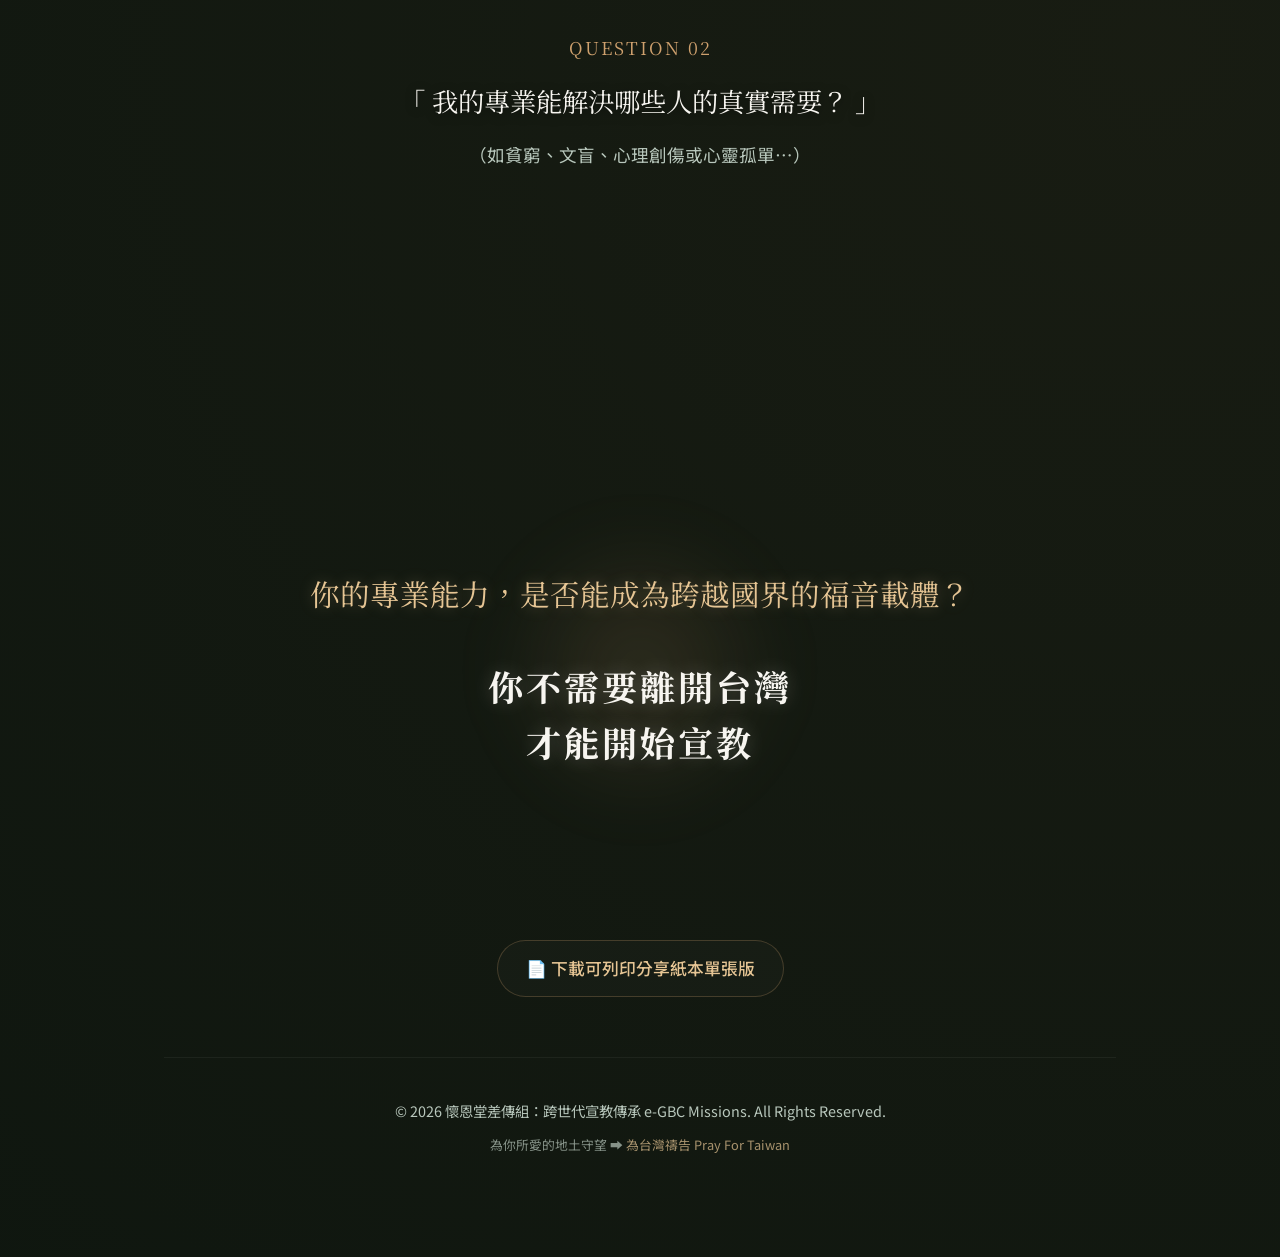
<file: ProToPass/index.html>
<!DOCTYPE html>
<html lang="zh-TW">

<head>
    <meta charset="UTF-8">
    <meta name="viewport" content="width=device-width, initial-scale=1.0, maximum-scale=1.0, user-scalable=no">
    <title>ProToPass 拓寬路徑 —— 專業人的宣教通行證 | 懷恩堂差傳組</title>

    <!-- 引入高質感 Google Fonts -->
    <link
        href="https://fonts.googleapis.com/css2?family=Noto+Serif+TC:wght@500;700&family=Noto+Sans+TC:wght@400;500;700&display=swap"
        rel="stylesheet">

    <!-- 引入視覺系統 CSS -->
    <link rel="stylesheet" href="css/style.css">
</head>

<body>

    <div class="container">
        <!-- HEADER 區塊 -->
        <header>
            <h1 class="main-title">拓寬路徑</h1>
            <div class="subtitle-tag">跨世代x專業職能x宣教新路徑</div>
            <div class="subtitle">宣教的「介面」正在改變</div>
            <p class="tagline">
                <span class="desktop-text">
                    宣教，不只是離開家鄉的人<br>
                    <span>而是每個願意把專業交給神的人</span>
                </span>
                <span class="mobile-text">
                    宣教，不只是離開家鄉的人<br>
                    <span>而是個願意專業獻給神的人</span>
                </span>
            </p>
        </header>

        <!-- 階段一：時代路徑的逆轉 -->
        <section>
            <br>
            <h2 class="section-title">時代路徑的逆轉</h2>

            <div class="era-comparison">
                <!-- 過去 -->
                <div class="era-card past scroll-reveal" data-delay="0s">
                    <div class="era-header">
                        <h3 class="era-title">過去｜奠基時代</h3>
                    </div>
                    <p class="era-focus">
                        <span class="desktop-text">宣教士跨越國界建立長期「實體基地」：</span>
                        <span class="mobile-text">宣教士跨越國界，建立實體基地：</span>
                    </p>
                    <ul class="era-list">
                        <li><span class="era-icon">🏥</span><span class="era-text">醫院</span></li>
                        <li><span class="era-icon">🏫</span><span class="era-text">學校</span></li>
                        <li><span class="era-icon">🏡</span><span class="era-text">偏鄉開拓</span></li>
                        <li><span class="era-icon">🧳</span><span class="era-text">長期駐點</span></li>
                    </ul>
                </div>

                <!-- 現在 -->
                <div class="era-card present scroll-reveal" data-delay="0.3s">
                    <div class="era-header">
                        <h3 class="era-title">現在｜數位與全球化時代</h3>
                    </div>
                    <p class="era-focus">
                        <span class="desktop-text">宣教士建立虛擬與多元實體的「連結系統」：</span>
                        <span class="mobile-text">宣教士連結虛擬與多元實體系統：</span>
                    </p>
                    <ul class="era-list">
                        <li><span class="era-icon">💬</span><span class="era-text">社群媒體</span></li>
                        <li><span class="era-icon">📺</span><span class="era-text">數位內容</span></li>
                        <li><span class="era-icon">🤝</span><span class="era-text">BAM 營商宣教</span></li>
                        <li><span class="era-icon">👥</span><span class="era-text">跨文化專業合作</span></li>
                    </ul>
                </div>
            </div>
        </section>

        <!-- 階段二：你的專業就是通行證 -->
        <section>
            <br>
            <h2 class="section-title">你的專業就是福音的通行證</h2>

            <div class="profession-grid">
                <div class="profession-card active" data-prof="engineer">
                    <span class="prof-icon-inline">💻</span>
                    <span class="prof-name-inline">工程師</span>
                </div>

                <div class="profession-card" data-prof="artist">
                    <span class="prof-icon-inline">🎨</span>
                    <span class="prof-name-inline">藝術創作者</span>
                </div>

                <div class="profession-card" data-prof="medical">
                    <span class="prof-icon-inline">🩺</span>
                    <span class="prof-name-inline">醫療與照護</span>
                </div>

                <div class="profession-card" data-prof="consultant">
                    <span class="prof-icon-inline">🌱</span>
                    <span class="prof-name-inline">心理諮商</span>
                </div>

                <div class="profession-card" data-prof="business">
                    <span class="prof-icon-inline">💼</span>
                    <span class="prof-name-inline">商業工作者</span>
                </div>

                <div class="profession-card" data-prof="creator">
                    <span class="prof-icon-inline">📢</span>
                    <span class="prof-name-inline">數位創作者</span>
                </div>
            </div>

            <!-- 職能詳細展示區 -->
            <div class="detail-display-container">
                <!-- 工程師 -->
                <div class="detail-card active" id="detail-engineer">
                    <div class="detail-header">
                        <span class="detail-prof-title">💻 資訊工程與科技</span>
                    </div>
                    <p class="detail-quote">「讓技術成為跨越的橋樑。」</p>
                    <p class="detail-body">
                        <span
                            class="desktop-text">在數位的世界裡，每一行程式碼都是跨越地理限制的道路。你的技術可以為資源貧乏的宣教地區搭建連結、解決關鍵問題，甚至透過遠端科技成為未得之民的祝福。</span>
                        <span class="mobile-text">數位的每行程式碼都是跨越地理限制的道路。你的技術能為缺乏資源地區搭建連結、解決關鍵問題，成為未得之民的祝福。</span>
                    </p>
                </div>

                <!-- 藝術創作者 -->
                <div class="detail-card" id="detail-artist">
                    <div class="detail-header">
                        <span class="detail-prof-title">🎨 藝術與視覺設計</span>
                    </div>
                    <p class="detail-quote">「用故事和美感打開人心。」</p>
                    <p class="detail-body">
                        <span
                            class="desktop-text">美感是超越語言的第一媒介，故事能跨越理性的防衛。你的創作能觸摸受傷的心靈，在沒有傳統宣教士能進去的地方，透過藝術將福音的芬芳散播出去。</span>
                        <span class="mobile-text">美感是超越語言的媒介，故事能跨越理性防衛。你的創作能觸摸受傷心靈，在傳統宣教士進不去的地方，用藝術播撒福音的芬芳。</span>
                    </p>
                </div>

                <!-- 醫療照護 -->
                <div class="detail-card" id="detail-medical">
                    <div class="detail-header">
                        <span class="detail-prof-title">🩺 醫療與健康照護</span>
                    </div>
                    <p class="detail-quote">「在痛苦之中帶來醫治。」</p>
                    <p class="detail-body">
                        <span
                            class="desktop-text">醫治是效法耶穌最直接的行動。不論是長期的公共衛生教育，還是短期的跨文化醫療義診，你的專業能切實減輕這世界的痛苦，讓人體驗神的愛與憐憫。</span>
                        <span class="mobile-text">醫治是效法耶穌最直接的行動。不論是衛教教育或短期義診，你的專業能切實減輕這世界痛苦，讓人體會神的愛與憐憫。</span>
                    </p>
                </div>

                <!-- 心理諮商 -->
                <div class="detail-card" id="detail-consultant">
                    <div class="detail-header">
                        <span class="detail-prof-title">🌱 心理諮商與輔導</span>
                    </div>
                    <p class="detail-quote">「陪伴受傷者重新被理解。」</p>
                    <p class="detail-body">
                        <span
                            class="desktop-text">全球化時代帶來了前所未有的心靈孤單與創傷。你的傾聽與同理專業，能陪伴那些活在破碎與迷惘中的人們，重建內在價值，引領他們尋見真正的平安。</span>
                        <span class="mobile-text">現代社會帶來心靈的孤單與破碎。你的傾聽與諮商專業，能陪伴迷惘中的人重建生命價值，尋見真正的平安。</span>
                    </p>
                </div>

                <!-- 商業工作者 -->
                <div class="detail-card" id="detail-business">
                    <div class="detail-header">
                        <span class="detail-prof-title">💼 商業營運與管理</span>
                    </div>
                    <p class="detail-quote">「用誠信與專業建立信任。」</p>
                    <p class="detail-body">
                        <span class="desktop-text">營商宣教 (BAM)
                            是打破傳統藩籬的強大入口。你在商業上的誠信經營、產業鏈合作、甚至到海外創業，能為當地創造真實的價值與就業機會，在職場中樹立信仰典範。</span>
                        <span class="mobile-text">營商宣教是打破傳統藩籬的強大入口。你的誠信經營與產業合作，能為當地創造就業與價值，在職場中樹立信仰典範。</span>
                    </p>
                </div>

                <!-- 數位創作者 -->
                <div class="detail-card" id="detail-creator">
                    <div class="detail-header">
                        <span class="detail-prof-title">📢 數位內容創作社群</span>
                    </div>
                    <p class="detail-quote">「把福音帶進每天生活中。」</p>
                    <p class="detail-body">
                        <span
                            class="desktop-text">社群媒體與數位內容是當代最主要的溝通現場。你所創作的圖文、影音與社群推廣，能在每日碎片化的訊息中注入盼望，隨時隨地開啟跨文化的心靈對話。</span>
                        <span class="mobile-text">社群與數位內容是當代主要的溝通現場。你的圖文與影音創作，能在每日碎片化的訊息中注入盼望，開啟跨文化心靈對話。</span>
                    </p>
                </div>
            </div>

            <!-- KINGDOM INSIGHT 移至專業敘述下方 -->
            <div class="question-card insight-card scroll-reveal" data-delay="0s"
                style="margin-top: 50px; margin-bottom: 0px !important;">
                <div class="insight-badge">KINGDOM INSIGHT</div>
                <p class="insight-main">
                    <span class="desktop-text">「很多限制地區拒絕『宣教士』，<br>卻極度歡迎『能解決問題的人』。」</span>
                    <span class="mobile-text">很多地區拒絕宣教士<br>卻極度歡迎<br>能解決問題的人。</span>
                </p>
                <p class="insight-sub">
                    <span class="desktop-text">你的專業，可能就是福音的通行證</span>
                    <span class="mobile-text">你的專業就是福音通行證</span>
                </p>
            </div>
        </section>

        <!-- 階段三：神正在把未得之民帶到我們身邊 -->
        <section class="local-mission-section">
            <br>
            <h2 class="section-title">神正把未得之民帶到我們身邊</h2>
            <h3 class="section-subtitle scroll-reveal" data-delay="0s">路徑正在逆轉</h3>

            <div class="reverse-flow-container scroll-reveal" data-delay="0.2s">
                <!-- 時代逆轉流向圖示 (斜線軌跡) -->
                <div class="path-visual-box">
                    <!-- 左上方：過去 -->
                    <div class="visual-node past-node">
                        <p class="node-title">過去｜奠基時代</p>
                        <p class="node-desc">宣教士跨越國界</p>
                        <div class="node-arrow to-globe">✈️ ➡️</div>
                    </div>

                    <!-- 中間：旋轉地球 -->
                    <div class="visual-globe-wrapper">
                        <div class="visual-globe">🌐</div>
                    </div>

                    <!-- 右下方：現在 -->
                    <div class="visual-node present-node">
                        <div class="node-arrow from-globe">➡️ 👥</div>
                        <p class="node-title">現在｜連結時代</p>
                        <p class="node-desc">世界正來到我們身邊</p>
                    </div>
                </div>

                <!-- 圖示下方四個新的宣教對象 (與右下角現在有連貫關聯) -->
                <div class="targets-section-new">
                    <div class="targets-guide-line"></div>
                    <p class="targets-intro-text">
                        <span class="desktop-text">—— 這些來到我們身邊的「未得之民」，就是新的福音現場 ——</span>
                        <span class="mobile-text">—— 來到我們身邊的未得之民<br>　　 就是新的福音現場 ——</span>
                    </p>

                    <div class="targets-grid-new">
                        <div class="target-card-new">
                            <span class="t-icon">👷</span>
                            <span class="t-name">移工</span>
                        </div>
                        <div class="target-card-new">
                            <span class="t-icon">🎓</span>
                            <span class="t-name">外籍學生</span>
                        </div>
                        <div class="target-card-new">
                            <span class="t-icon">🏭</span>
                            <span class="t-name">工廠</span>
                        </div>
                        <div class="target-card-new">
                            <span class="t-icon">👥</span>
                            <span class="t-name">社區與職場</span>
                        </div>
                    </div>
                </div>
            </div>

            <!-- 底部結語 -->
            <div class="street-corner-focus scroll-reveal" data-delay="0.4s">
                <span class="focus-icon">📍</span>
                <span class="focus-text">你的街角，可能就是新的宣教現場</span>
            </div>
        </section>

        <!-- 階段四：生成你的專屬宣教通行證 -->
        <section class="pass-creator-section">
            <h2 class="section-title">生成你的專屬通行證</h2>
            <p style="color: var(--text-muted); margin-bottom: 30px; font-size: 1.05rem;">
                點選您的專業職能，並輸入您的名字（亦可保留空白），生成一張專屬您的數位通行證，立約將您的專業交給神。
            </p>

            <div class="creator-inputs">
                <!-- 姓名 (非強制) -->
                <div class="input-group">
                    <label for="userName">您的姓名（可保留空白）</label>
                    <input type="text" id="userName" placeholder="主所愛的人" maxlength="15">
                </div>

                <!-- 專業選取 (與階段二連動) -->
                <div class="input-group">
                    <label for="selectProfession">選擇您的專業領域</label>
                    <select id="selectProfession">
                        <option value="engineer">💻 工程師</option>
                        <option value="artist">🎨 藝術創作者</option>
                        <option value="medical">🩺 醫療與照護</option>
                        <option value="consultant">🌱 心理諮商</option>
                        <option value="business">💼 商業工作者</option>
                        <option value="creator">📢 數位創作者</option>
                    </select>
                </div>
            </div>

            <!-- 畫布展示 -->
            <div class="canvas-wrapper">
                <canvas id="passCanvas"></canvas>
            </div>

            <button id="btnDownload" class="btn-primary">💾 下載宣教通行證</button>
        </section>

        <!-- 階段五：思考 (沉浸式浮出) -->
        <section class="reflection-section">
            <h2 class="reflection-title scroll-reveal">思考</h2>

            <div class="question-container">
                <!-- 問題一 -->
                <div class="question-card scroll-reveal" data-delay="0.3s">
                    <span class="q-num">QUESTION 01</span>
                    <p class="q-text">
                        <span class="desktop-text">「 如果耶穌今天在 10/40 之窗工作，<br>祂會用什麼職業進入人群？ 」</span>
                        <span class="mobile-text">如果耶穌今天在10/40 之窗工作，祂會用什麼職業進入人群？</span>
                    </p>
                </div>

                <!-- 問題二 -->
                <div class="question-card scroll-reveal" data-delay="0.6s">
                    <span class="q-num">QUESTION 02</span>
                    <p class="q-text">
                        <span class="desktop-text">「 我的專業能解決哪些人的真實需要？ 」</span>
                        <span class="mobile-text">我的專業能解決哪些人的真實需要？</span>
                    </p>
                    <p class="q-subtext">
                        <span class="desktop-text">（如貧窮、文盲、心理創傷或心靈孤單…）</span>
                        <span class="mobile-text">（如貧窮、心靈創傷或孤單…）</span>
                    </p>
                </div>
            </div>
        </section>

        <!-- 階段六：有盼望與亮光的結語 -->
        <section class="epilogue-section">
            <div class="epilogue-light"></div>
            <div class="epilogue-content scroll-reveal" data-delay="0s">
                <p class="epilogue-q">
                    <span class="desktop-text">你的專業能力，是否能成為跨越國界的福音載體？</span>
                    <span class="mobile-text">你的專業，能否成為跨越國界的福音載體？</span>
                </p>
                <p class="epilogue-statement">
                    <span class="desktop-text">你不需要離開台灣<br>才能開始宣教</span>
                    <span class="mobile-text">你不需要離開台灣<br>才能開始宣教</span>
                </p>
            </div>
        </section>

        <!-- 紙本單張下載區 -->
        <div class="download-leaflet-box scroll-reveal" data-delay="0.2s">
            <a href="https://www.gbc.org.tw/wp-content/uploads/2026/05/2026_差傳_w3.pdf" target="_blank" rel="noopener"
                class="leaflet-link">
                <span>📄 下載可列印分享紙本單張版</span>
            </a>
        </div>

        <!-- 頁尾 -->
        <footer>
            <p>© 2026 懷恩堂差傳組：跨世代宣教傳承 e-GBC Missions. All Rights Reserved.</p>
            <p style="margin-top: 10px; font-size: 0.8rem; opacity: 0.7;">
                為你所愛的地土守望 ➡️ <a href="../PrayForTaiwan/">為台灣禱告 Pray For Taiwan</a>
            </p>
        </footer>
    </div>

    <!-- 引入 app 互動邏輯 -->
    <script src="js/app.js"></script>
</body>

</html>
</file>
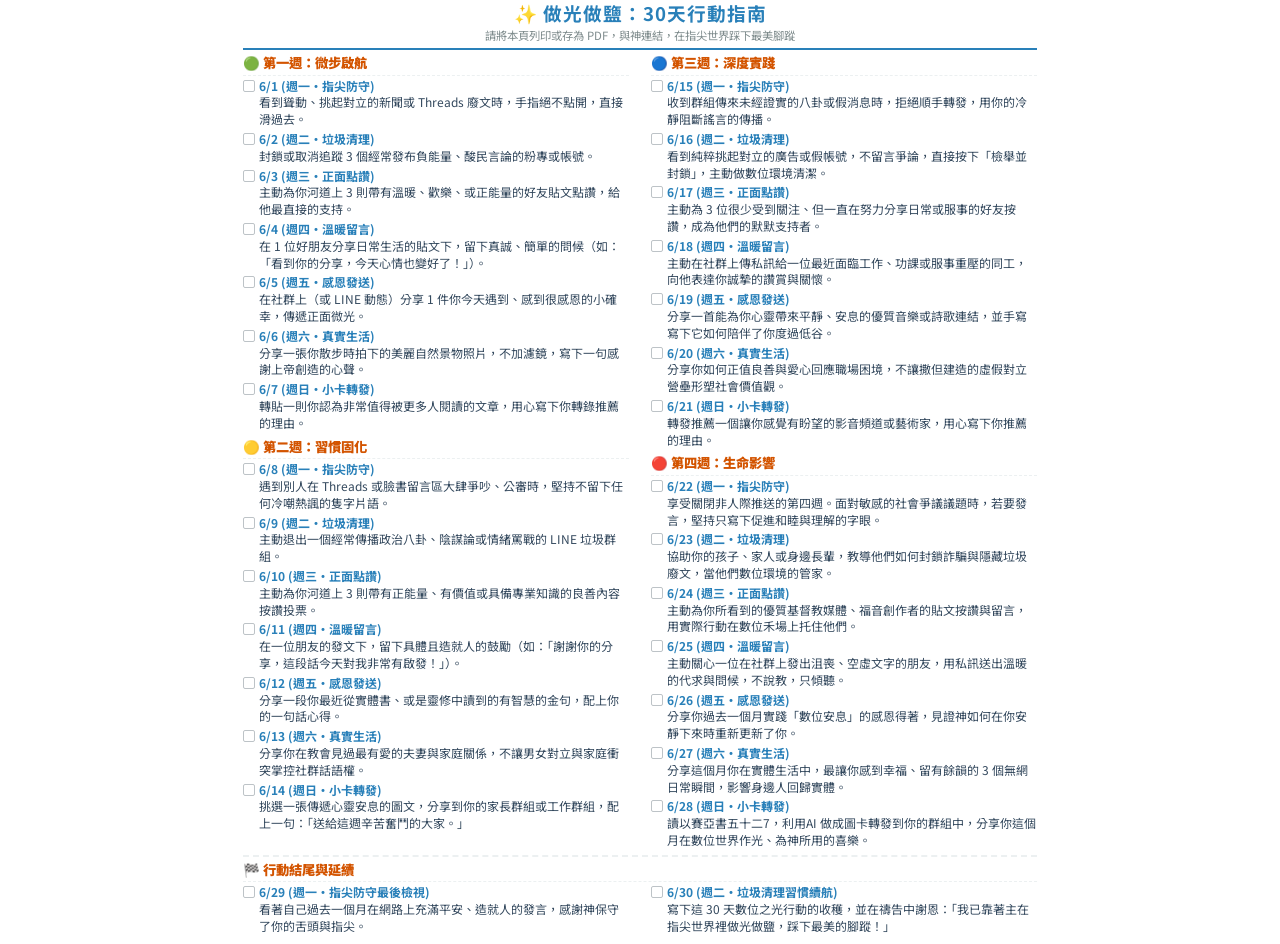
<file: ActionCalendar/print_light.html>
<!DOCTYPE html>
<html lang="zh-TW">
<head>
<meta charset="UTF-8">
<title>✨ 做光做鹽：30天行動指南</title>
<link href="https://fonts.googleapis.com/css2?family=Noto+Sans+TC:wght@400;700;900&display=swap" rel="stylesheet">
<style>
  @page { size: A4 portrait; margin: 6mm 8mm; }
  body { font-family: 'Noto Sans TC', sans-serif; font-size: 9pt; line-height: 1.4; color: #2c3e50; margin: 0; padding: 0; background: #fff; }
  .page { width: 100%; max-width: 210mm; margin: 0 auto; }
  .header { text-align: center; margin-bottom: 4px; border-bottom: 2px solid #2980B9; padding-bottom: 4px; }
  .header h1 { margin: 0 0 2px 0; color: #2980B9; font-size: 14pt; letter-spacing: 1px; }
  .header p { margin: 0; color: #7f8c8d; font-size: 8.5pt; }
  .columns { column-count: 2; column-gap: 6mm; }
  .week-group { margin-bottom: 6px; break-inside: avoid; }
  .week-title { font-weight: 900; font-size: 10pt; color: #d35400; margin-bottom: 2px; border-bottom: 1px dashed #ecf0f1; padding-bottom: 2px; }
  .day-item { display: flex; align-items: flex-start; margin-bottom: 3px; break-inside: avoid; }
  .checkbox { width: 10px; height: 10px; border: 1.5px solid #bdc3c7; border-radius: 2px; margin-right: 4px; margin-top: 2px; flex-shrink: 0; }
  .day-text { flex: 1; }
  .day-tag { font-weight: 700; color: #2980B9; font-size: 9pt; }
  .day-desc { margin-top: 0; color: #34495e; font-size: 9pt; }
  .week-group-footer { column-span: all; margin-top: 6px; border-top: 2px dashed #ecf0f1; padding-top: 4px; }
  .footer-days { display: grid; grid-template-columns: 1fr 1fr; column-gap: 6mm; }
</style>
</head>
<body>
<div class="page">
<div class="header">
  <h1>✨ 做光做鹽：30天行動指南</h1>
  <p>請將本頁列印或存為 PDF，與神連結，在指尖世界踩下最美腳蹤</p>
</div>
<div class="columns">
<div class="week-group"><div class="week-title">🟢 第一週：微步啟航</div>
                    <div class="day-item">
                        <div class="checkbox"></div>
                        <div class="day-text">
                            <span class="day-tag">6/1 (週一・指尖防守)</span><br>
                            <span class="day-desc">看到聳動、挑起對立的新聞或 Threads 廢文時，手指絕不點開，直接滑過去。</span>
                        </div>
                    </div>
                    <div class="day-item">
                        <div class="checkbox"></div>
                        <div class="day-text">
                            <span class="day-tag">6/2 (週二・垃圾清理)</span><br>
                            <span class="day-desc">封鎖或取消追蹤 3 個經常發布負能量、酸民言論的粉專或帳號。</span>
                        </div>
                    </div>
                    <div class="day-item">
                        <div class="checkbox"></div>
                        <div class="day-text">
                            <span class="day-tag">6/3 (週三・正面點讚)</span><br>
                            <span class="day-desc">主動為你河道上 3 則帶有溫暖、歡樂、或正能量的好友貼文點讚，給他最直接的支持。</span>
                        </div>
                    </div>
                    <div class="day-item">
                        <div class="checkbox"></div>
                        <div class="day-text">
                            <span class="day-tag">6/4 (週四・溫暖留言)</span><br>
                            <span class="day-desc">在 1 位好朋友分享日常生活的貼文下，留下真誠、簡單的問候（如：「看到你的分享，今天心情也變好了！」）。</span>
                        </div>
                    </div>
                    <div class="day-item">
                        <div class="checkbox"></div>
                        <div class="day-text">
                            <span class="day-tag">6/5 (週五・感恩發送)</span><br>
                            <span class="day-desc">在社群上（或 LINE 動態）分享 1 件你今天遇到、感到很感恩的小確幸，傳遞正面微光。</span>
                        </div>
                    </div>
                    <div class="day-item">
                        <div class="checkbox"></div>
                        <div class="day-text">
                            <span class="day-tag">6/6 (週六・真實生活)</span><br>
                            <span class="day-desc">分享一張你散步時拍下的美麗自然景物照片，不加濾鏡，寫下一句感謝上帝創造的心聲。</span>
                        </div>
                    </div>
                    <div class="day-item">
                        <div class="checkbox"></div>
                        <div class="day-text">
                            <span class="day-tag">6/7 (週日・小卡轉發)</span><br>
                            <span class="day-desc">轉貼一則你認為非常值得被更多人閱讀的文章，用心寫下你轉錄推薦的理由。</span>
                        </div>
                    </div></div><div class="week-group"><div class="week-title">🟡 第二週：習慣固化</div>
                    <div class="day-item">
                        <div class="checkbox"></div>
                        <div class="day-text">
                            <span class="day-tag">6/8 (週一・指尖防守)</span><br>
                            <span class="day-desc">遇到別人在 Threads 或臉書留言區大肆爭吵、公審時，堅持不留下任何冷嘲熱諷的隻字片語。</span>
                        </div>
                    </div>
                    <div class="day-item">
                        <div class="checkbox"></div>
                        <div class="day-text">
                            <span class="day-tag">6/9 (週二・垃圾清理)</span><br>
                            <span class="day-desc">主動退出一個經常傳播政治八卦、陰謀論或情緒罵戰的 LINE 垃圾群組。</span>
                        </div>
                    </div>
                    <div class="day-item">
                        <div class="checkbox"></div>
                        <div class="day-text">
                            <span class="day-tag">6/10 (週三・正面點讚)</span><br>
                            <span class="day-desc">主動為你河道上 3 則帶有正能量、有價值或具備專業知識的良善內容按讚投票。</span>
                        </div>
                    </div>
                    <div class="day-item">
                        <div class="checkbox"></div>
                        <div class="day-text">
                            <span class="day-tag">6/11 (週四・溫暖留言)</span><br>
                            <span class="day-desc">在一位朋友的發文下，留下具體且造就人的鼓勵（如：「謝謝你的分享，這段話今天對我非常有啟發！」）。</span>
                        </div>
                    </div>
                    <div class="day-item">
                        <div class="checkbox"></div>
                        <div class="day-text">
                            <span class="day-tag">6/12 (週五・感恩發送)</span><br>
                            <span class="day-desc">分享一段你最近從實體書、或是靈修中讀到的有智慧的金句，配上你的一句話心得。</span>
                        </div>
                    </div>
                    <div class="day-item">
                        <div class="checkbox"></div>
                        <div class="day-text">
                            <span class="day-tag">6/13 (週六・真實生活)</span><br>
                            <span class="day-desc">分享你在教會見過最有愛的夫妻與家庭關係，不讓男女對立與家庭衝突掌控社群話語權。</span>
                        </div>
                    </div>
                    <div class="day-item">
                        <div class="checkbox"></div>
                        <div class="day-text">
                            <span class="day-tag">6/14 (週日・小卡轉發)</span><br>
                            <span class="day-desc">挑選一張傳遞心靈安息的圖文，分享到你的家長群組或工作群組，配上一句：「送給這週辛苦奮鬥的大家。」</span>
                        </div>
                    </div></div><div class="week-group"><div class="week-title">🔵 第三週：深度實踐</div>
                    <div class="day-item">
                        <div class="checkbox"></div>
                        <div class="day-text">
                            <span class="day-tag">6/15 (週一・指尖防守)</span><br>
                            <span class="day-desc">收到群組傳來未經證實的八卦或假消息時，拒絕順手轉發，用你的冷靜阻斷謠言的傳播。</span>
                        </div>
                    </div>
                    <div class="day-item">
                        <div class="checkbox"></div>
                        <div class="day-text">
                            <span class="day-tag">6/16 (週二・垃圾清理)</span><br>
                            <span class="day-desc">看到純粹挑起對立的廣告或假帳號，不留言爭論，直接按下「檢舉並封鎖」，主動做數位環境清潔。</span>
                        </div>
                    </div>
                    <div class="day-item">
                        <div class="checkbox"></div>
                        <div class="day-text">
                            <span class="day-tag">6/17 (週三・正面點讚)</span><br>
                            <span class="day-desc">主動為 3 位很少受到關注、但一直在努力分享日常或服事的好友按讚，成為他們的默默支持者。</span>
                        </div>
                    </div>
                    <div class="day-item">
                        <div class="checkbox"></div>
                        <div class="day-text">
                            <span class="day-tag">6/18 (週四・溫暖留言)</span><br>
                            <span class="day-desc">主動在社群上傳私訊給一位最近面臨工作、功課或服事重壓的同工，向他表達你誠摯的讚賞與關懷。</span>
                        </div>
                    </div>
                    <div class="day-item">
                        <div class="checkbox"></div>
                        <div class="day-text">
                            <span class="day-tag">6/19 (週五・感恩發送)</span><br>
                            <span class="day-desc">分享一首能為你心靈帶來平靜、安息的優質音樂或詩歌連結，並手寫寫下它如何陪伴了你度過低谷。</span>
                        </div>
                    </div>
                    <div class="day-item">
                        <div class="checkbox"></div>
                        <div class="day-text">
                            <span class="day-tag">6/20 (週六・真實生活)</span><br>
                            <span class="day-desc">分享你如何正值良善與愛心回應職場困境，不讓撒但建造的虛假對立營壘形塑社會價值觀。</span>
                        </div>
                    </div>
                    <div class="day-item">
                        <div class="checkbox"></div>
                        <div class="day-text">
                            <span class="day-tag">6/21 (週日・小卡轉發)</span><br>
                            <span class="day-desc">轉發推薦一個讓你感覺有盼望的影音頻道或藝術家，用心寫下你推薦的理由。</span>
                        </div>
                    </div></div><div class="week-group"><div class="week-title">🔴 第四週：生命影響</div>
                    <div class="day-item">
                        <div class="checkbox"></div>
                        <div class="day-text">
                            <span class="day-tag">6/22 (週一・指尖防守)</span><br>
                            <span class="day-desc">享受關閉非人際推送的第四週。面對敏感的社會爭議議題時，若要發言，堅持只寫下促進和睦與理解的字眼。</span>
                        </div>
                    </div>
                    <div class="day-item">
                        <div class="checkbox"></div>
                        <div class="day-text">
                            <span class="day-tag">6/23 (週二・垃圾清理)</span><br>
                            <span class="day-desc">協助你的孩子、家人或身邊長輩，教導他們如何封鎖詐騙與隱藏垃圾廢文，當他們數位環境的管家。</span>
                        </div>
                    </div>
                    <div class="day-item">
                        <div class="checkbox"></div>
                        <div class="day-text">
                            <span class="day-tag">6/24 (週三・正面點讚)</span><br>
                            <span class="day-desc">主動為你所看到的優質基督教媒體、福音創作者的貼文按讚與留言，用實際行動在數位禾場上托住他們。</span>
                        </div>
                    </div>
                    <div class="day-item">
                        <div class="checkbox"></div>
                        <div class="day-text">
                            <span class="day-tag">6/25 (週四・溫暖留言)</span><br>
                            <span class="day-desc">主動關心一位在社群上發出沮喪、空虛文字的朋友，用私訊送出溫暖的代求與問候，不說教，只傾聽。</span>
                        </div>
                    </div>
                    <div class="day-item">
                        <div class="checkbox"></div>
                        <div class="day-text">
                            <span class="day-tag">6/26 (週五・感恩發送)</span><br>
                            <span class="day-desc">分享你過去一個月實踐「數位安息」的感恩得著，見證神如何在你安靜下來時重新更新了你。</span>
                        </div>
                    </div>
                    <div class="day-item">
                        <div class="checkbox"></div>
                        <div class="day-text">
                            <span class="day-tag">6/27 (週六・真實生活)</span><br>
                            <span class="day-desc">分享這個月你在實體生活中，最讓你感到幸福、留有餘韻的 3 個無網日常瞬間，影響身邊人回歸實體。</span>
                        </div>
                    </div>
                    <div class="day-item">
                        <div class="checkbox"></div>
                        <div class="day-text">
                            <span class="day-tag">6/28 (週日・小卡轉發)</span><br>
                            <span class="day-desc">讀以賽亞書五十二7，利用AI 做成圖卡轉發到你的群組中，分享你這個月在數位世界作光、為神所用的喜樂。</span>
                        </div>
                    </div></div><div class="week-group week-group-footer"><div class="week-title">🏁 行動結尾與延續</div><div class="footer-days">
                    <div class="day-item">
                        <div class="checkbox"></div>
                        <div class="day-text">
                            <span class="day-tag">6/29 (週一・指尖防守最後檢視)</span><br>
                            <span class="day-desc">看著自己過去一個月在網路上充滿平安、造就人的發言，感謝神保守了你的舌頭與指尖。</span>
                        </div>
                    </div>
                    <div class="day-item">
                        <div class="checkbox"></div>
                        <div class="day-text">
                            <span class="day-tag">6/30 (週二・垃圾清理習慣續航)</span><br>
                            <span class="day-desc">寫下這 30 天數位之光行動的收穫，並在禱告中謝恩：「我已靠著主在指尖世界裡做光做鹽，踩下最美的腳蹤！」</span>
                        </div>
                    </div></div></div></div></div></body></html>
</file>
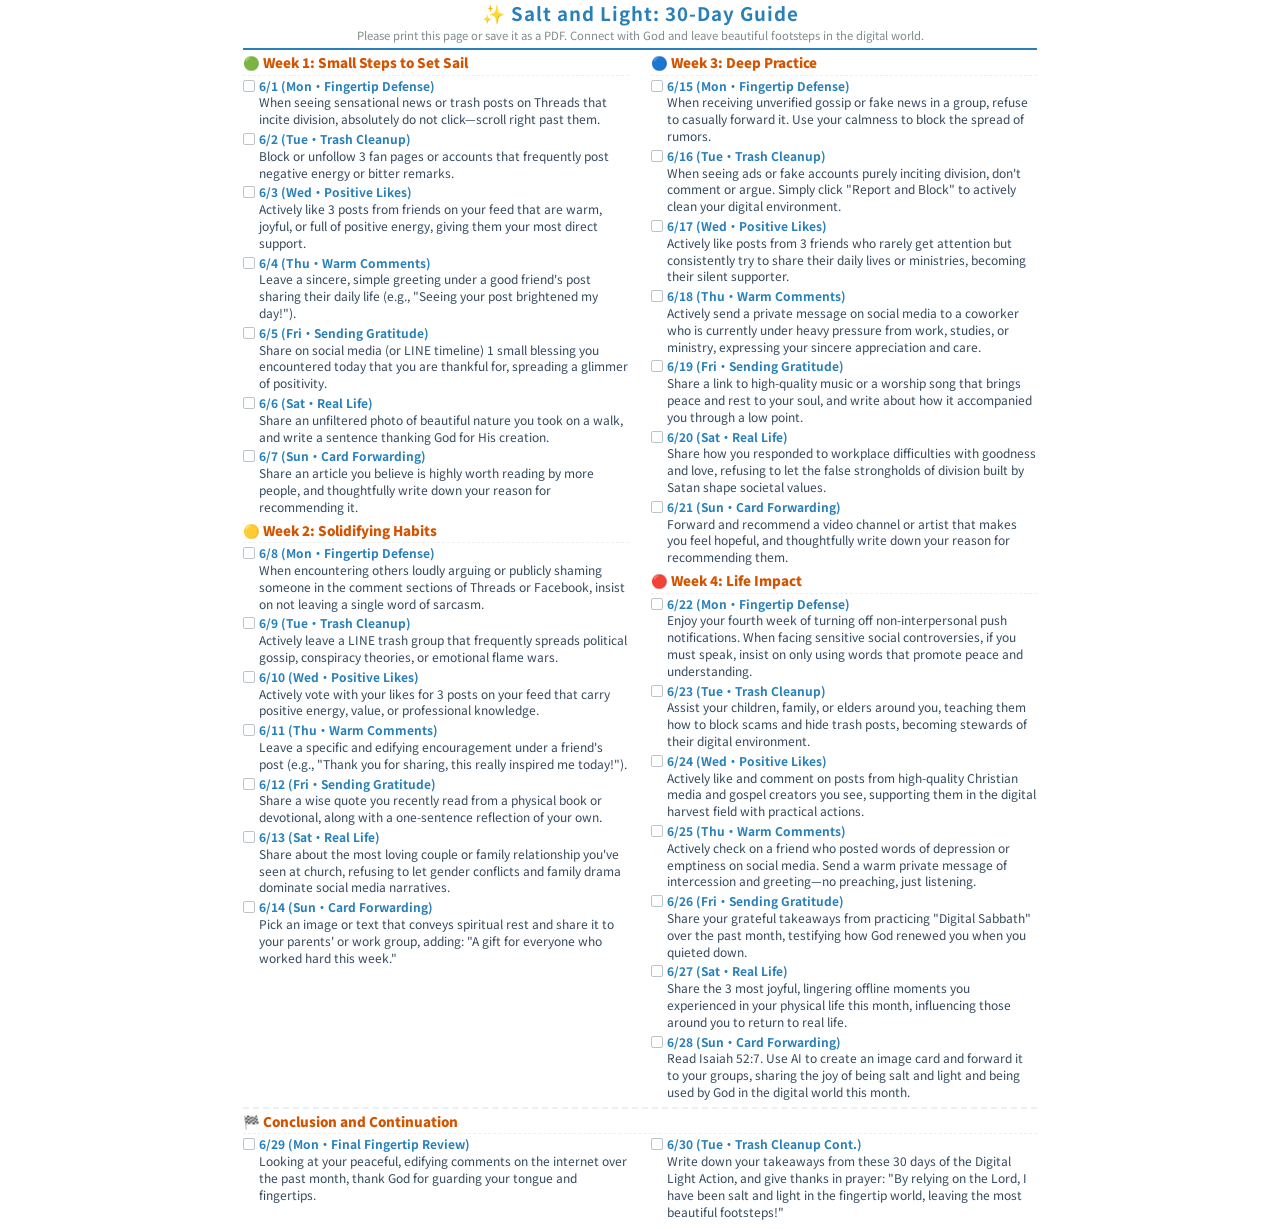
<file: ActionCalendar/print_light_en.html>
<!DOCTYPE html>
<html lang="en">
<head>
<meta charset="UTF-8">
<title>✨ Salt and Light: 30-Day Guide</title>
<link href="https://fonts.googleapis.com/css2?family=Noto+Sans+TC:wght@400;700;900&display=swap" rel="stylesheet">
<style>
  @page { size: A4 portrait; margin: 6mm 8mm; }
  body { font-family: 'Noto Sans TC', sans-serif; font-size: 9pt; line-height: 1.4; color: #2c3e50; margin: 0; padding: 0; background: #fff; }
  .page { width: 100%; max-width: 210mm; margin: 0 auto; }
  .header { text-align: center; margin-bottom: 4px; border-bottom: 2px solid #2980B9; padding-bottom: 4px; }
  .header h1 { margin: 0 0 2px 0; color: #2980B9; font-size: 14pt; letter-spacing: 1px; }
  .header p { margin: 0; color: #7f8c8d; font-size: 8.5pt; }
  .columns { column-count: 2; column-gap: 6mm; }
  .week-group { margin-bottom: 6px; break-inside: avoid; }
  .week-title { font-weight: 900; font-size: 10pt; color: #d35400; margin-bottom: 2px; border-bottom: 1px dashed #ecf0f1; padding-bottom: 2px; }
  .day-item { display: flex; align-items: flex-start; margin-bottom: 3px; break-inside: avoid; }
  .checkbox { width: 10px; height: 10px; border: 1.5px solid #bdc3c7; border-radius: 2px; margin-right: 4px; margin-top: 2px; flex-shrink: 0; }
  .day-text { flex: 1; }
  .day-tag { font-weight: 700; color: #2980B9; font-size: 9pt; }
  .day-desc { margin-top: 0; color: #34495e; font-size: 9pt; }
  .week-group-footer { column-span: all; margin-top: 6px; border-top: 2px dashed #ecf0f1; padding-top: 4px; }
  .footer-days { display: grid; grid-template-columns: 1fr 1fr; column-gap: 6mm; }
</style>
</head>
<body>
<div class="page">
<div class="header">
  <h1>✨ Salt and Light: 30-Day Guide</h1>
  <p>Please print this page or save it as a PDF. Connect with God and leave beautiful footsteps in the digital world.</p>
</div>
<div class="columns">
<div class="week-group"><div class="week-title">🟢 Week 1: Small Steps to Set Sail</div>
                    <div class="day-item">
                        <div class="checkbox"></div>
                        <div class="day-text">
                            <span class="day-tag">6/1 (Mon・Fingertip Defense)</span><br>
                            <span class="day-desc">When seeing sensational news or trash posts on Threads that incite division, absolutely do not click—scroll right past them.</span>
                        </div>
                    </div>
                    <div class="day-item">
                        <div class="checkbox"></div>
                        <div class="day-text">
                            <span class="day-tag">6/2 (Tue・Trash Cleanup)</span><br>
                            <span class="day-desc">Block or unfollow 3 fan pages or accounts that frequently post negative energy or bitter remarks.</span>
                        </div>
                    </div>
                    <div class="day-item">
                        <div class="checkbox"></div>
                        <div class="day-text">
                            <span class="day-tag">6/3 (Wed・Positive Likes)</span><br>
                            <span class="day-desc">Actively like 3 posts from friends on your feed that are warm, joyful, or full of positive energy, giving them your most direct support.</span>
                        </div>
                    </div>
                    <div class="day-item">
                        <div class="checkbox"></div>
                        <div class="day-text">
                            <span class="day-tag">6/4 (Thu・Warm Comments)</span><br>
                            <span class="day-desc">Leave a sincere, simple greeting under a good friend's post sharing their daily life (e.g., "Seeing your post brightened my day!").</span>
                        </div>
                    </div>
                    <div class="day-item">
                        <div class="checkbox"></div>
                        <div class="day-text">
                            <span class="day-tag">6/5 (Fri・Sending Gratitude)</span><br>
                            <span class="day-desc">Share on social media (or LINE timeline) 1 small blessing you encountered today that you are thankful for, spreading a glimmer of positivity.</span>
                        </div>
                    </div>
                    <div class="day-item">
                        <div class="checkbox"></div>
                        <div class="day-text">
                            <span class="day-tag">6/6 (Sat・Real Life)</span><br>
                            <span class="day-desc">Share an unfiltered photo of beautiful nature you took on a walk, and write a sentence thanking God for His creation.</span>
                        </div>
                    </div>
                    <div class="day-item">
                        <div class="checkbox"></div>
                        <div class="day-text">
                            <span class="day-tag">6/7 (Sun・Card Forwarding)</span><br>
                            <span class="day-desc">Share an article you believe is highly worth reading by more people, and thoughtfully write down your reason for recommending it.</span>
                        </div>
                    </div></div><div class="week-group"><div class="week-title">🟡 Week 2: Solidifying Habits</div>
                    <div class="day-item">
                        <div class="checkbox"></div>
                        <div class="day-text">
                            <span class="day-tag">6/8 (Mon・Fingertip Defense)</span><br>
                            <span class="day-desc">When encountering others loudly arguing or publicly shaming someone in the comment sections of Threads or Facebook, insist on not leaving a single word of sarcasm.</span>
                        </div>
                    </div>
                    <div class="day-item">
                        <div class="checkbox"></div>
                        <div class="day-text">
                            <span class="day-tag">6/9 (Tue・Trash Cleanup)</span><br>
                            <span class="day-desc">Actively leave a LINE trash group that frequently spreads political gossip, conspiracy theories, or emotional flame wars.</span>
                        </div>
                    </div>
                    <div class="day-item">
                        <div class="checkbox"></div>
                        <div class="day-text">
                            <span class="day-tag">6/10 (Wed・Positive Likes)</span><br>
                            <span class="day-desc">Actively vote with your likes for 3 posts on your feed that carry positive energy, value, or professional knowledge.</span>
                        </div>
                    </div>
                    <div class="day-item">
                        <div class="checkbox"></div>
                        <div class="day-text">
                            <span class="day-tag">6/11 (Thu・Warm Comments)</span><br>
                            <span class="day-desc">Leave a specific and edifying encouragement under a friend's post (e.g., "Thank you for sharing, this really inspired me today!").</span>
                        </div>
                    </div>
                    <div class="day-item">
                        <div class="checkbox"></div>
                        <div class="day-text">
                            <span class="day-tag">6/12 (Fri・Sending Gratitude)</span><br>
                            <span class="day-desc">Share a wise quote you recently read from a physical book or devotional, along with a one-sentence reflection of your own.</span>
                        </div>
                    </div>
                    <div class="day-item">
                        <div class="checkbox"></div>
                        <div class="day-text">
                            <span class="day-tag">6/13 (Sat・Real Life)</span><br>
                            <span class="day-desc">Share about the most loving couple or family relationship you've seen at church, refusing to let gender conflicts and family drama dominate social media narratives.</span>
                        </div>
                    </div>
                    <div class="day-item">
                        <div class="checkbox"></div>
                        <div class="day-text">
                            <span class="day-tag">6/14 (Sun・Card Forwarding)</span><br>
                            <span class="day-desc">Pick an image or text that conveys spiritual rest and share it to your parents' or work group, adding: "A gift for everyone who worked hard this week."</span>
                        </div>
                    </div></div><div class="week-group"><div class="week-title">🔵 Week 3: Deep Practice</div>
                    <div class="day-item">
                        <div class="checkbox"></div>
                        <div class="day-text">
                            <span class="day-tag">6/15 (Mon・Fingertip Defense)</span><br>
                            <span class="day-desc">When receiving unverified gossip or fake news in a group, refuse to casually forward it. Use your calmness to block the spread of rumors.</span>
                        </div>
                    </div>
                    <div class="day-item">
                        <div class="checkbox"></div>
                        <div class="day-text">
                            <span class="day-tag">6/16 (Tue・Trash Cleanup)</span><br>
                            <span class="day-desc">When seeing ads or fake accounts purely inciting division, don't comment or argue. Simply click "Report and Block" to actively clean your digital environment.</span>
                        </div>
                    </div>
                    <div class="day-item">
                        <div class="checkbox"></div>
                        <div class="day-text">
                            <span class="day-tag">6/17 (Wed・Positive Likes)</span><br>
                            <span class="day-desc">Actively like posts from 3 friends who rarely get attention but consistently try to share their daily lives or ministries, becoming their silent supporter.</span>
                        </div>
                    </div>
                    <div class="day-item">
                        <div class="checkbox"></div>
                        <div class="day-text">
                            <span class="day-tag">6/18 (Thu・Warm Comments)</span><br>
                            <span class="day-desc">Actively send a private message on social media to a coworker who is currently under heavy pressure from work, studies, or ministry, expressing your sincere appreciation and care.</span>
                        </div>
                    </div>
                    <div class="day-item">
                        <div class="checkbox"></div>
                        <div class="day-text">
                            <span class="day-tag">6/19 (Fri・Sending Gratitude)</span><br>
                            <span class="day-desc">Share a link to high-quality music or a worship song that brings peace and rest to your soul, and write about how it accompanied you through a low point.</span>
                        </div>
                    </div>
                    <div class="day-item">
                        <div class="checkbox"></div>
                        <div class="day-text">
                            <span class="day-tag">6/20 (Sat・Real Life)</span><br>
                            <span class="day-desc">Share how you responded to workplace difficulties with goodness and love, refusing to let the false strongholds of division built by Satan shape societal values.</span>
                        </div>
                    </div>
                    <div class="day-item">
                        <div class="checkbox"></div>
                        <div class="day-text">
                            <span class="day-tag">6/21 (Sun・Card Forwarding)</span><br>
                            <span class="day-desc">Forward and recommend a video channel or artist that makes you feel hopeful, and thoughtfully write down your reason for recommending them.</span>
                        </div>
                    </div></div><div class="week-group"><div class="week-title">🔴 Week 4: Life Impact</div>
                    <div class="day-item">
                        <div class="checkbox"></div>
                        <div class="day-text">
                            <span class="day-tag">6/22 (Mon・Fingertip Defense)</span><br>
                            <span class="day-desc">Enjoy your fourth week of turning off non-interpersonal push notifications. When facing sensitive social controversies, if you must speak, insist on only using words that promote peace and understanding.</span>
                        </div>
                    </div>
                    <div class="day-item">
                        <div class="checkbox"></div>
                        <div class="day-text">
                            <span class="day-tag">6/23 (Tue・Trash Cleanup)</span><br>
                            <span class="day-desc">Assist your children, family, or elders around you, teaching them how to block scams and hide trash posts, becoming stewards of their digital environment.</span>
                        </div>
                    </div>
                    <div class="day-item">
                        <div class="checkbox"></div>
                        <div class="day-text">
                            <span class="day-tag">6/24 (Wed・Positive Likes)</span><br>
                            <span class="day-desc">Actively like and comment on posts from high-quality Christian media and gospel creators you see, supporting them in the digital harvest field with practical actions.</span>
                        </div>
                    </div>
                    <div class="day-item">
                        <div class="checkbox"></div>
                        <div class="day-text">
                            <span class="day-tag">6/25 (Thu・Warm Comments)</span><br>
                            <span class="day-desc">Actively check on a friend who posted words of depression or emptiness on social media. Send a warm private message of intercession and greeting—no preaching, just listening.</span>
                        </div>
                    </div>
                    <div class="day-item">
                        <div class="checkbox"></div>
                        <div class="day-text">
                            <span class="day-tag">6/26 (Fri・Sending Gratitude)</span><br>
                            <span class="day-desc">Share your grateful takeaways from practicing "Digital Sabbath" over the past month, testifying how God renewed you when you quieted down.</span>
                        </div>
                    </div>
                    <div class="day-item">
                        <div class="checkbox"></div>
                        <div class="day-text">
                            <span class="day-tag">6/27 (Sat・Real Life)</span><br>
                            <span class="day-desc">Share the 3 most joyful, lingering offline moments you experienced in your physical life this month, influencing those around you to return to real life.</span>
                        </div>
                    </div>
                    <div class="day-item">
                        <div class="checkbox"></div>
                        <div class="day-text">
                            <span class="day-tag">6/28 (Sun・Card Forwarding)</span><br>
                            <span class="day-desc">Read Isaiah 52:7. Use AI to create an image card and forward it to your groups, sharing the joy of being salt and light and being used by God in the digital world this month.</span>
                        </div>
                    </div></div><div class="week-group week-group-footer"><div class="week-title">🏁 Conclusion and Continuation</div><div class="footer-days">
                    <div class="day-item">
                        <div class="checkbox"></div>
                        <div class="day-text">
                            <span class="day-tag">6/29 (Mon・Final Fingertip Review)</span><br>
                            <span class="day-desc">Looking at your peaceful, edifying comments on the internet over the past month, thank God for guarding your tongue and fingertips.</span>
                        </div>
                    </div>
                    <div class="day-item">
                        <div class="checkbox"></div>
                        <div class="day-text">
                            <span class="day-tag">6/30 (Tue・Trash Cleanup Cont.)</span><br>
                            <span class="day-desc">Write down your takeaways from these 30 days of the Digital Light Action, and give thanks in prayer: "By relying on the Lord, I have been salt and light in the fingertip world, leaving the most beautiful footsteps!"</span>
                        </div>
                    </div></div></div></div></div></body></html>
</file>
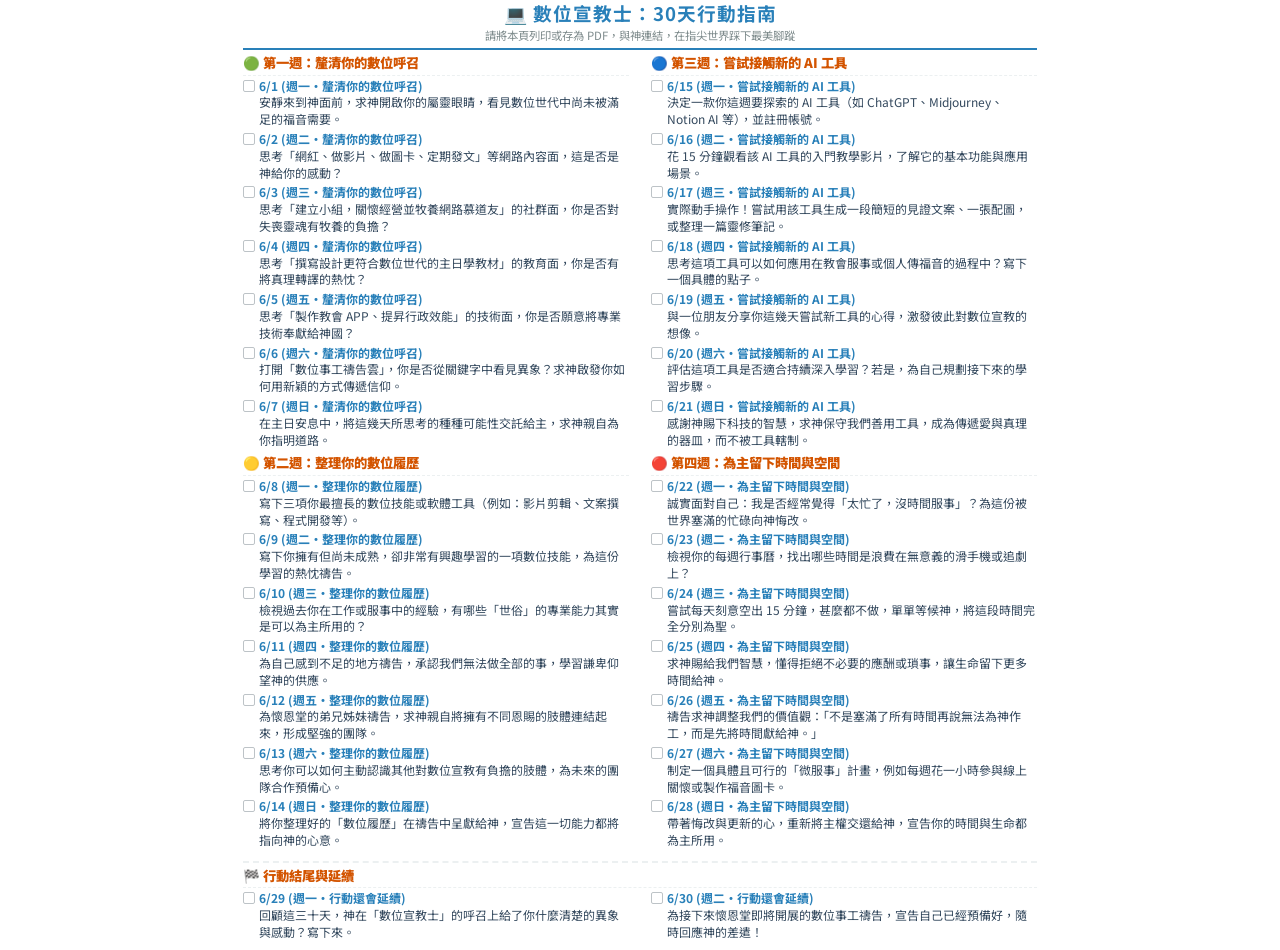
<file: ActionCalendar/print_missionary.html>
<!DOCTYPE html>
<html lang="zh-TW">
<head>
<meta charset="UTF-8">
<title>💻 數位宣教士：30天行動指南</title>
<link href="https://fonts.googleapis.com/css2?family=Noto+Sans+TC:wght@400;700;900&display=swap" rel="stylesheet">
<style>
  @page { size: A4 portrait; margin: 6mm 8mm; }
  body { font-family: 'Noto Sans TC', sans-serif; font-size: 9pt; line-height: 1.4; color: #2c3e50; margin: 0; padding: 0; background: #fff; }
  .page { width: 100%; max-width: 210mm; margin: 0 auto; }
  .header { text-align: center; margin-bottom: 4px; border-bottom: 2px solid #2980B9; padding-bottom: 4px; }
  .header h1 { margin: 0 0 2px 0; color: #2980B9; font-size: 14pt; letter-spacing: 1px; }
  .header p { margin: 0; color: #7f8c8d; font-size: 8.5pt; }
  .columns { column-count: 2; column-gap: 6mm; }
  .week-group { margin-bottom: 6px; break-inside: avoid; }
  .week-title { font-weight: 900; font-size: 10pt; color: #d35400; margin-bottom: 2px; border-bottom: 1px dashed #ecf0f1; padding-bottom: 2px; }
  .day-item { display: flex; align-items: flex-start; margin-bottom: 3px; break-inside: avoid; }
  .checkbox { width: 10px; height: 10px; border: 1.5px solid #bdc3c7; border-radius: 2px; margin-right: 4px; margin-top: 2px; flex-shrink: 0; }
  .day-text { flex: 1; }
  .day-tag { font-weight: 700; color: #2980B9; font-size: 9pt; }
  .day-desc { margin-top: 0; color: #34495e; font-size: 9pt; }
  .week-group-footer { column-span: all; margin-top: 6px; border-top: 2px dashed #ecf0f1; padding-top: 4px; }
  .footer-days { display: grid; grid-template-columns: 1fr 1fr; column-gap: 6mm; }
</style>
</head>
<body>
<div class="page">
<div class="header">
  <h1>💻 數位宣教士：30天行動指南</h1>
  <p>請將本頁列印或存為 PDF，與神連結，在指尖世界踩下最美腳蹤</p>
</div>
<div class="columns">
<div class="week-group"><div class="week-title">🟢 第一週：釐清你的數位呼召</div>
                    <div class="day-item">
                        <div class="checkbox"></div>
                        <div class="day-text">
                            <span class="day-tag">6/1 (週一・釐清你的數位呼召)</span><br>
                            <span class="day-desc">安靜來到神面前，求神開啟你的屬靈眼睛，看見數位世代中尚未被滿足的福音需要。</span>
                        </div>
                    </div>
                    <div class="day-item">
                        <div class="checkbox"></div>
                        <div class="day-text">
                            <span class="day-tag">6/2 (週二・釐清你的數位呼召)</span><br>
                            <span class="day-desc">思考「網紅、做影片、做圖卡、定期發文」等網路內容面，這是否是神給你的感動？</span>
                        </div>
                    </div>
                    <div class="day-item">
                        <div class="checkbox"></div>
                        <div class="day-text">
                            <span class="day-tag">6/3 (週三・釐清你的數位呼召)</span><br>
                            <span class="day-desc">思考「建立小組，關懷經營並牧養網路慕道友」的社群面，你是否對失喪靈魂有牧養的負擔？</span>
                        </div>
                    </div>
                    <div class="day-item">
                        <div class="checkbox"></div>
                        <div class="day-text">
                            <span class="day-tag">6/4 (週四・釐清你的數位呼召)</span><br>
                            <span class="day-desc">思考「撰寫設計更符合數位世代的主日學教材」的教育面，你是否有將真理轉譯的熱忱？</span>
                        </div>
                    </div>
                    <div class="day-item">
                        <div class="checkbox"></div>
                        <div class="day-text">
                            <span class="day-tag">6/5 (週五・釐清你的數位呼召)</span><br>
                            <span class="day-desc">思考「製作教會 APP、提昇行政效能」的技術面，你是否願意將專業技術奉獻給神國？</span>
                        </div>
                    </div>
                    <div class="day-item">
                        <div class="checkbox"></div>
                        <div class="day-text">
                            <span class="day-tag">6/6 (週六・釐清你的數位呼召)</span><br>
                            <span class="day-desc">打開「數位事工禱告雲」，你是否從關鍵字中看見異象？求神啟發你如何用新穎的方式傳遞信仰。</span>
                        </div>
                    </div>
                    <div class="day-item">
                        <div class="checkbox"></div>
                        <div class="day-text">
                            <span class="day-tag">6/7 (週日・釐清你的數位呼召)</span><br>
                            <span class="day-desc">在主日安息中，將這幾天所思考的種種可能性交託給主，求神親自為你指明道路。</span>
                        </div>
                    </div></div><div class="week-group"><div class="week-title">🟡 第二週：整理你的數位履歷</div>
                    <div class="day-item">
                        <div class="checkbox"></div>
                        <div class="day-text">
                            <span class="day-tag">6/8 (週一・整理你的數位履歷)</span><br>
                            <span class="day-desc">寫下三項你最擅長的數位技能或軟體工具（例如：影片剪輯、文案撰寫、程式開發等）。</span>
                        </div>
                    </div>
                    <div class="day-item">
                        <div class="checkbox"></div>
                        <div class="day-text">
                            <span class="day-tag">6/9 (週二・整理你的數位履歷)</span><br>
                            <span class="day-desc">寫下你擁有但尚未成熟，卻非常有興趣學習的一項數位技能，為這份學習的熱忱禱告。</span>
                        </div>
                    </div>
                    <div class="day-item">
                        <div class="checkbox"></div>
                        <div class="day-text">
                            <span class="day-tag">6/10 (週三・整理你的數位履歷)</span><br>
                            <span class="day-desc">檢視過去你在工作或服事中的經驗，有哪些「世俗」的專業能力其實是可以為主所用的？</span>
                        </div>
                    </div>
                    <div class="day-item">
                        <div class="checkbox"></div>
                        <div class="day-text">
                            <span class="day-tag">6/11 (週四・整理你的數位履歷)</span><br>
                            <span class="day-desc">為自己感到不足的地方禱告，承認我們無法做全部的事，學習謙卑仰望神的供應。</span>
                        </div>
                    </div>
                    <div class="day-item">
                        <div class="checkbox"></div>
                        <div class="day-text">
                            <span class="day-tag">6/12 (週五・整理你的數位履歷)</span><br>
                            <span class="day-desc">為懷恩堂的弟兄姊妹禱告，求神親自將擁有不同恩賜的肢體連結起來，形成堅強的團隊。</span>
                        </div>
                    </div>
                    <div class="day-item">
                        <div class="checkbox"></div>
                        <div class="day-text">
                            <span class="day-tag">6/13 (週六・整理你的數位履歷)</span><br>
                            <span class="day-desc">思考你可以如何主動認識其他對數位宣教有負擔的肢體，為未來的團隊合作預備心。</span>
                        </div>
                    </div>
                    <div class="day-item">
                        <div class="checkbox"></div>
                        <div class="day-text">
                            <span class="day-tag">6/14 (週日・整理你的數位履歷)</span><br>
                            <span class="day-desc">將你整理好的「數位履歷」在禱告中呈獻給神，宣告這一切能力都將指向神的心意。</span>
                        </div>
                    </div></div><div class="week-group"><div class="week-title">🔵 第三週：嘗試接觸新的 AI 工具</div>
                    <div class="day-item">
                        <div class="checkbox"></div>
                        <div class="day-text">
                            <span class="day-tag">6/15 (週一・嘗試接觸新的 AI 工具)</span><br>
                            <span class="day-desc">決定一款你這週要探索的 AI 工具（如 ChatGPT、Midjourney、Notion AI 等），並註冊帳號。</span>
                        </div>
                    </div>
                    <div class="day-item">
                        <div class="checkbox"></div>
                        <div class="day-text">
                            <span class="day-tag">6/16 (週二・嘗試接觸新的 AI 工具)</span><br>
                            <span class="day-desc">花 15 分鐘觀看該 AI 工具的入門教學影片，了解它的基本功能與應用場景。</span>
                        </div>
                    </div>
                    <div class="day-item">
                        <div class="checkbox"></div>
                        <div class="day-text">
                            <span class="day-tag">6/17 (週三・嘗試接觸新的 AI 工具)</span><br>
                            <span class="day-desc">實際動手操作！嘗試用該工具生成一段簡短的見證文案、一張配圖，或整理一篇靈修筆記。</span>
                        </div>
                    </div>
                    <div class="day-item">
                        <div class="checkbox"></div>
                        <div class="day-text">
                            <span class="day-tag">6/18 (週四・嘗試接觸新的 AI 工具)</span><br>
                            <span class="day-desc">思考這項工具可以如何應用在教會服事或個人傳福音的過程中？寫下一個具體的點子。</span>
                        </div>
                    </div>
                    <div class="day-item">
                        <div class="checkbox"></div>
                        <div class="day-text">
                            <span class="day-tag">6/19 (週五・嘗試接觸新的 AI 工具)</span><br>
                            <span class="day-desc">與一位朋友分享你這幾天嘗試新工具的心得，激發彼此對數位宣教的想像。</span>
                        </div>
                    </div>
                    <div class="day-item">
                        <div class="checkbox"></div>
                        <div class="day-text">
                            <span class="day-tag">6/20 (週六・嘗試接觸新的 AI 工具)</span><br>
                            <span class="day-desc">評估這項工具是否適合持續深入學習？若是，為自己規劃接下來的學習步驟。</span>
                        </div>
                    </div>
                    <div class="day-item">
                        <div class="checkbox"></div>
                        <div class="day-text">
                            <span class="day-tag">6/21 (週日・嘗試接觸新的 AI 工具)</span><br>
                            <span class="day-desc">感謝神賜下科技的智慧，求神保守我們善用工具，成為傳遞愛與真理的器皿，而不被工具轄制。</span>
                        </div>
                    </div></div><div class="week-group"><div class="week-title">🔴 第四週：為主留下時間與空間</div>
                    <div class="day-item">
                        <div class="checkbox"></div>
                        <div class="day-text">
                            <span class="day-tag">6/22 (週一・為主留下時間與空間)</span><br>
                            <span class="day-desc">誠實面對自己：我是否經常覺得「太忙了，沒時間服事」？為這份被世界塞滿的忙碌向神悔改。</span>
                        </div>
                    </div>
                    <div class="day-item">
                        <div class="checkbox"></div>
                        <div class="day-text">
                            <span class="day-tag">6/23 (週二・為主留下時間與空間)</span><br>
                            <span class="day-desc">檢視你的每週行事曆，找出哪些時間是浪費在無意義的滑手機或追劇上？</span>
                        </div>
                    </div>
                    <div class="day-item">
                        <div class="checkbox"></div>
                        <div class="day-text">
                            <span class="day-tag">6/24 (週三・為主留下時間與空間)</span><br>
                            <span class="day-desc">嘗試每天刻意空出 15 分鐘，甚麼都不做，單單等候神，將這段時間完全分別為聖。</span>
                        </div>
                    </div>
                    <div class="day-item">
                        <div class="checkbox"></div>
                        <div class="day-text">
                            <span class="day-tag">6/25 (週四・為主留下時間與空間)</span><br>
                            <span class="day-desc">求神賜給我們智慧，懂得拒絕不必要的應酬或瑣事，讓生命留下更多時間給神。</span>
                        </div>
                    </div>
                    <div class="day-item">
                        <div class="checkbox"></div>
                        <div class="day-text">
                            <span class="day-tag">6/26 (週五・為主留下時間與空間)</span><br>
                            <span class="day-desc">禱告求神調整我們的價值觀：「不是塞滿了所有時間再說無法為神作工，而是先將時間獻給神。」</span>
                        </div>
                    </div>
                    <div class="day-item">
                        <div class="checkbox"></div>
                        <div class="day-text">
                            <span class="day-tag">6/27 (週六・為主留下時間與空間)</span><br>
                            <span class="day-desc">制定一個具體且可行的「微服事」計畫，例如每週花一小時參與線上關懷或製作福音圖卡。</span>
                        </div>
                    </div>
                    <div class="day-item">
                        <div class="checkbox"></div>
                        <div class="day-text">
                            <span class="day-tag">6/28 (週日・為主留下時間與空間)</span><br>
                            <span class="day-desc">帶著悔改與更新的心，重新將主權交還給神，宣告你的時間與生命都為主所用。</span>
                        </div>
                    </div></div><div class="week-group week-group-footer"><div class="week-title">🏁 行動結尾與延續</div><div class="footer-days">
                    <div class="day-item">
                        <div class="checkbox"></div>
                        <div class="day-text">
                            <span class="day-tag">6/29 (週一・行動還會延續)</span><br>
                            <span class="day-desc">回顧這三十天，神在「數位宣教士」的呼召上給了你什麼清楚的異象與感動？寫下來。</span>
                        </div>
                    </div>
                    <div class="day-item">
                        <div class="checkbox"></div>
                        <div class="day-text">
                            <span class="day-tag">6/30 (週二・行動還會延續)</span><br>
                            <span class="day-desc">為接下來懷恩堂即將開展的數位事工禱告，宣告自己已經預備好，隨時回應神的差遣！</span>
                        </div>
                    </div></div></div></div></div></body></html>
</file>
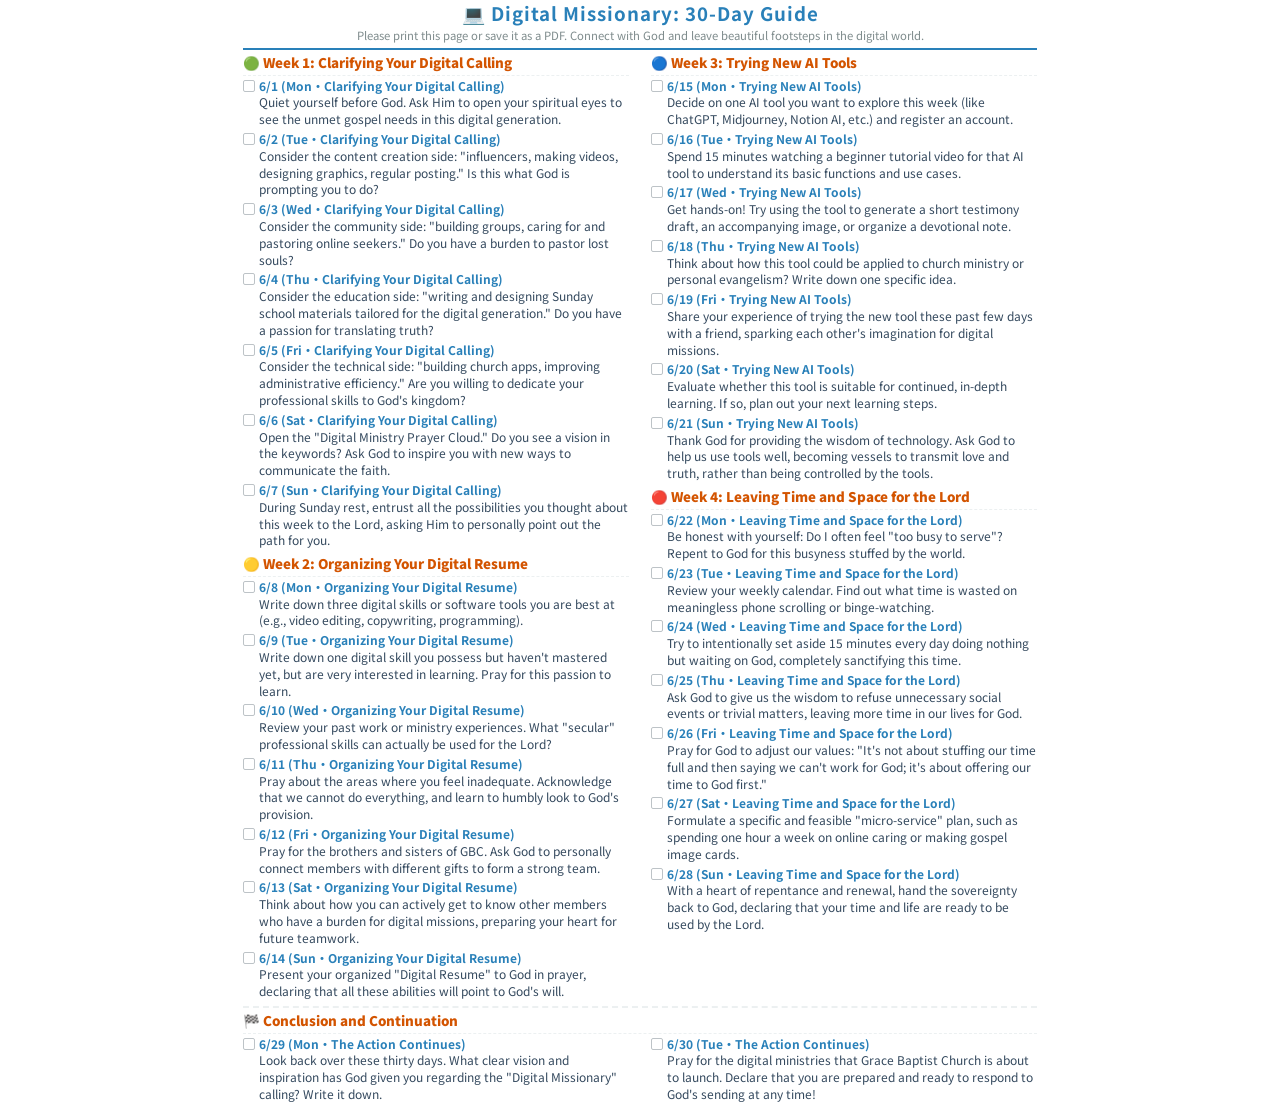
<file: ActionCalendar/print_missionary_en.html>
<!DOCTYPE html>
<html lang="en">
<head>
<meta charset="UTF-8">
<title>💻 Digital Missionary: 30-Day Guide</title>
<link href="https://fonts.googleapis.com/css2?family=Noto+Sans+TC:wght@400;700;900&display=swap" rel="stylesheet">
<style>
  @page { size: A4 portrait; margin: 6mm 8mm; }
  body { font-family: 'Noto Sans TC', sans-serif; font-size: 9pt; line-height: 1.4; color: #2c3e50; margin: 0; padding: 0; background: #fff; }
  .page { width: 100%; max-width: 210mm; margin: 0 auto; }
  .header { text-align: center; margin-bottom: 4px; border-bottom: 2px solid #2980B9; padding-bottom: 4px; }
  .header h1 { margin: 0 0 2px 0; color: #2980B9; font-size: 14pt; letter-spacing: 1px; }
  .header p { margin: 0; color: #7f8c8d; font-size: 8.5pt; }
  .columns { column-count: 2; column-gap: 6mm; }
  .week-group { margin-bottom: 6px; break-inside: avoid; }
  .week-title { font-weight: 900; font-size: 10pt; color: #d35400; margin-bottom: 2px; border-bottom: 1px dashed #ecf0f1; padding-bottom: 2px; }
  .day-item { display: flex; align-items: flex-start; margin-bottom: 3px; break-inside: avoid; }
  .checkbox { width: 10px; height: 10px; border: 1.5px solid #bdc3c7; border-radius: 2px; margin-right: 4px; margin-top: 2px; flex-shrink: 0; }
  .day-text { flex: 1; }
  .day-tag { font-weight: 700; color: #2980B9; font-size: 9pt; }
  .day-desc { margin-top: 0; color: #34495e; font-size: 9pt; }
  .week-group-footer { column-span: all; margin-top: 6px; border-top: 2px dashed #ecf0f1; padding-top: 4px; }
  .footer-days { display: grid; grid-template-columns: 1fr 1fr; column-gap: 6mm; }
</style>
</head>
<body>
<div class="page">
<div class="header">
  <h1>💻 Digital Missionary: 30-Day Guide</h1>
  <p>Please print this page or save it as a PDF. Connect with God and leave beautiful footsteps in the digital world.</p>
</div>
<div class="columns">
<div class="week-group"><div class="week-title">🟢 Week 1: Clarifying Your Digital Calling</div>
                    <div class="day-item">
                        <div class="checkbox"></div>
                        <div class="day-text">
                            <span class="day-tag">6/1 (Mon・Clarifying Your Digital Calling)</span><br>
                            <span class="day-desc">Quiet yourself before God. Ask Him to open your spiritual eyes to see the unmet gospel needs in this digital generation.</span>
                        </div>
                    </div>
                    <div class="day-item">
                        <div class="checkbox"></div>
                        <div class="day-text">
                            <span class="day-tag">6/2 (Tue・Clarifying Your Digital Calling)</span><br>
                            <span class="day-desc">Consider the content creation side: "influencers, making videos, designing graphics, regular posting." Is this what God is prompting you to do?</span>
                        </div>
                    </div>
                    <div class="day-item">
                        <div class="checkbox"></div>
                        <div class="day-text">
                            <span class="day-tag">6/3 (Wed・Clarifying Your Digital Calling)</span><br>
                            <span class="day-desc">Consider the community side: "building groups, caring for and pastoring online seekers." Do you have a burden to pastor lost souls?</span>
                        </div>
                    </div>
                    <div class="day-item">
                        <div class="checkbox"></div>
                        <div class="day-text">
                            <span class="day-tag">6/4 (Thu・Clarifying Your Digital Calling)</span><br>
                            <span class="day-desc">Consider the education side: "writing and designing Sunday school materials tailored for the digital generation." Do you have a passion for translating truth?</span>
                        </div>
                    </div>
                    <div class="day-item">
                        <div class="checkbox"></div>
                        <div class="day-text">
                            <span class="day-tag">6/5 (Fri・Clarifying Your Digital Calling)</span><br>
                            <span class="day-desc">Consider the technical side: "building church apps, improving administrative efficiency." Are you willing to dedicate your professional skills to God's kingdom?</span>
                        </div>
                    </div>
                    <div class="day-item">
                        <div class="checkbox"></div>
                        <div class="day-text">
                            <span class="day-tag">6/6 (Sat・Clarifying Your Digital Calling)</span><br>
                            <span class="day-desc">Open the "Digital Ministry Prayer Cloud." Do you see a vision in the keywords? Ask God to inspire you with new ways to communicate the faith.</span>
                        </div>
                    </div>
                    <div class="day-item">
                        <div class="checkbox"></div>
                        <div class="day-text">
                            <span class="day-tag">6/7 (Sun・Clarifying Your Digital Calling)</span><br>
                            <span class="day-desc">During Sunday rest, entrust all the possibilities you thought about this week to the Lord, asking Him to personally point out the path for you.</span>
                        </div>
                    </div></div><div class="week-group"><div class="week-title">🟡 Week 2: Organizing Your Digital Resume</div>
                    <div class="day-item">
                        <div class="checkbox"></div>
                        <div class="day-text">
                            <span class="day-tag">6/8 (Mon・Organizing Your Digital Resume)</span><br>
                            <span class="day-desc">Write down three digital skills or software tools you are best at (e.g., video editing, copywriting, programming).</span>
                        </div>
                    </div>
                    <div class="day-item">
                        <div class="checkbox"></div>
                        <div class="day-text">
                            <span class="day-tag">6/9 (Tue・Organizing Your Digital Resume)</span><br>
                            <span class="day-desc">Write down one digital skill you possess but haven't mastered yet, but are very interested in learning. Pray for this passion to learn.</span>
                        </div>
                    </div>
                    <div class="day-item">
                        <div class="checkbox"></div>
                        <div class="day-text">
                            <span class="day-tag">6/10 (Wed・Organizing Your Digital Resume)</span><br>
                            <span class="day-desc">Review your past work or ministry experiences. What "secular" professional skills can actually be used for the Lord?</span>
                        </div>
                    </div>
                    <div class="day-item">
                        <div class="checkbox"></div>
                        <div class="day-text">
                            <span class="day-tag">6/11 (Thu・Organizing Your Digital Resume)</span><br>
                            <span class="day-desc">Pray about the areas where you feel inadequate. Acknowledge that we cannot do everything, and learn to humbly look to God's provision.</span>
                        </div>
                    </div>
                    <div class="day-item">
                        <div class="checkbox"></div>
                        <div class="day-text">
                            <span class="day-tag">6/12 (Fri・Organizing Your Digital Resume)</span><br>
                            <span class="day-desc">Pray for the brothers and sisters of GBC. Ask God to personally connect members with different gifts to form a strong team.</span>
                        </div>
                    </div>
                    <div class="day-item">
                        <div class="checkbox"></div>
                        <div class="day-text">
                            <span class="day-tag">6/13 (Sat・Organizing Your Digital Resume)</span><br>
                            <span class="day-desc">Think about how you can actively get to know other members who have a burden for digital missions, preparing your heart for future teamwork.</span>
                        </div>
                    </div>
                    <div class="day-item">
                        <div class="checkbox"></div>
                        <div class="day-text">
                            <span class="day-tag">6/14 (Sun・Organizing Your Digital Resume)</span><br>
                            <span class="day-desc">Present your organized "Digital Resume" to God in prayer, declaring that all these abilities will point to God's will.</span>
                        </div>
                    </div></div><div class="week-group"><div class="week-title">🔵 Week 3: Trying New AI Tools</div>
                    <div class="day-item">
                        <div class="checkbox"></div>
                        <div class="day-text">
                            <span class="day-tag">6/15 (Mon・Trying New AI Tools)</span><br>
                            <span class="day-desc">Decide on one AI tool you want to explore this week (like ChatGPT, Midjourney, Notion AI, etc.) and register an account.</span>
                        </div>
                    </div>
                    <div class="day-item">
                        <div class="checkbox"></div>
                        <div class="day-text">
                            <span class="day-tag">6/16 (Tue・Trying New AI Tools)</span><br>
                            <span class="day-desc">Spend 15 minutes watching a beginner tutorial video for that AI tool to understand its basic functions and use cases.</span>
                        </div>
                    </div>
                    <div class="day-item">
                        <div class="checkbox"></div>
                        <div class="day-text">
                            <span class="day-tag">6/17 (Wed・Trying New AI Tools)</span><br>
                            <span class="day-desc">Get hands-on! Try using the tool to generate a short testimony draft, an accompanying image, or organize a devotional note.</span>
                        </div>
                    </div>
                    <div class="day-item">
                        <div class="checkbox"></div>
                        <div class="day-text">
                            <span class="day-tag">6/18 (Thu・Trying New AI Tools)</span><br>
                            <span class="day-desc">Think about how this tool could be applied to church ministry or personal evangelism? Write down one specific idea.</span>
                        </div>
                    </div>
                    <div class="day-item">
                        <div class="checkbox"></div>
                        <div class="day-text">
                            <span class="day-tag">6/19 (Fri・Trying New AI Tools)</span><br>
                            <span class="day-desc">Share your experience of trying the new tool these past few days with a friend, sparking each other's imagination for digital missions.</span>
                        </div>
                    </div>
                    <div class="day-item">
                        <div class="checkbox"></div>
                        <div class="day-text">
                            <span class="day-tag">6/20 (Sat・Trying New AI Tools)</span><br>
                            <span class="day-desc">Evaluate whether this tool is suitable for continued, in-depth learning. If so, plan out your next learning steps.</span>
                        </div>
                    </div>
                    <div class="day-item">
                        <div class="checkbox"></div>
                        <div class="day-text">
                            <span class="day-tag">6/21 (Sun・Trying New AI Tools)</span><br>
                            <span class="day-desc">Thank God for providing the wisdom of technology. Ask God to help us use tools well, becoming vessels to transmit love and truth, rather than being controlled by the tools.</span>
                        </div>
                    </div></div><div class="week-group"><div class="week-title">🔴 Week 4: Leaving Time and Space for the Lord</div>
                    <div class="day-item">
                        <div class="checkbox"></div>
                        <div class="day-text">
                            <span class="day-tag">6/22 (Mon・Leaving Time and Space for the Lord)</span><br>
                            <span class="day-desc">Be honest with yourself: Do I often feel "too busy to serve"? Repent to God for this busyness stuffed by the world.</span>
                        </div>
                    </div>
                    <div class="day-item">
                        <div class="checkbox"></div>
                        <div class="day-text">
                            <span class="day-tag">6/23 (Tue・Leaving Time and Space for the Lord)</span><br>
                            <span class="day-desc">Review your weekly calendar. Find out what time is wasted on meaningless phone scrolling or binge-watching.</span>
                        </div>
                    </div>
                    <div class="day-item">
                        <div class="checkbox"></div>
                        <div class="day-text">
                            <span class="day-tag">6/24 (Wed・Leaving Time and Space for the Lord)</span><br>
                            <span class="day-desc">Try to intentionally set aside 15 minutes every day doing nothing but waiting on God, completely sanctifying this time.</span>
                        </div>
                    </div>
                    <div class="day-item">
                        <div class="checkbox"></div>
                        <div class="day-text">
                            <span class="day-tag">6/25 (Thu・Leaving Time and Space for the Lord)</span><br>
                            <span class="day-desc">Ask God to give us the wisdom to refuse unnecessary social events or trivial matters, leaving more time in our lives for God.</span>
                        </div>
                    </div>
                    <div class="day-item">
                        <div class="checkbox"></div>
                        <div class="day-text">
                            <span class="day-tag">6/26 (Fri・Leaving Time and Space for the Lord)</span><br>
                            <span class="day-desc">Pray for God to adjust our values: "It's not about stuffing our time full and then saying we can't work for God; it's about offering our time to God first."</span>
                        </div>
                    </div>
                    <div class="day-item">
                        <div class="checkbox"></div>
                        <div class="day-text">
                            <span class="day-tag">6/27 (Sat・Leaving Time and Space for the Lord)</span><br>
                            <span class="day-desc">Formulate a specific and feasible "micro-service" plan, such as spending one hour a week on online caring or making gospel image cards.</span>
                        </div>
                    </div>
                    <div class="day-item">
                        <div class="checkbox"></div>
                        <div class="day-text">
                            <span class="day-tag">6/28 (Sun・Leaving Time and Space for the Lord)</span><br>
                            <span class="day-desc">With a heart of repentance and renewal, hand the sovereignty back to God, declaring that your time and life are ready to be used by the Lord.</span>
                        </div>
                    </div></div><div class="week-group week-group-footer"><div class="week-title">🏁 Conclusion and Continuation</div><div class="footer-days">
                    <div class="day-item">
                        <div class="checkbox"></div>
                        <div class="day-text">
                            <span class="day-tag">6/29 (Mon・The Action Continues)</span><br>
                            <span class="day-desc">Look back over these thirty days. What clear vision and inspiration has God given you regarding the "Digital Missionary" calling? Write it down.</span>
                        </div>
                    </div>
                    <div class="day-item">
                        <div class="checkbox"></div>
                        <div class="day-text">
                            <span class="day-tag">6/30 (Tue・The Action Continues)</span><br>
                            <span class="day-desc">Pray for the digital ministries that Grace Baptist Church is about to launch. Declare that you are prepared and ready to respond to God's sending at any time!</span>
                        </div>
                    </div></div></div></div></div></body></html>
</file>
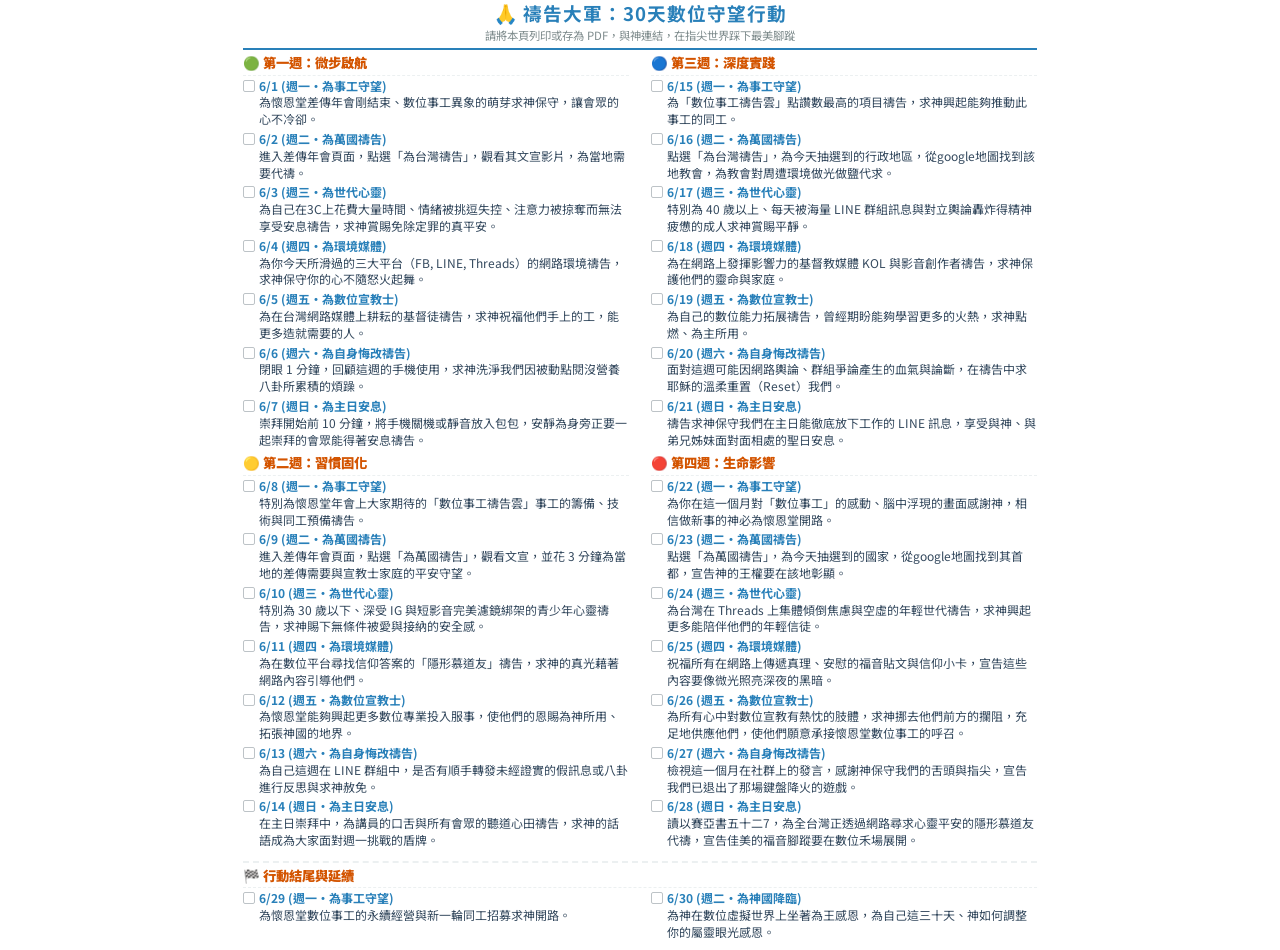
<file: ActionCalendar/print_prayer.html>
<!DOCTYPE html>
<html lang="zh-TW">
<head>
<meta charset="UTF-8">
<title>🙏 禱告大軍：30天數位守望行動</title>
<link href="https://fonts.googleapis.com/css2?family=Noto+Sans+TC:wght@400;700;900&display=swap" rel="stylesheet">
<style>
  @page { size: A4 portrait; margin: 6mm 8mm; }
  body { font-family: 'Noto Sans TC', sans-serif; font-size: 9pt; line-height: 1.4; color: #2c3e50; margin: 0; padding: 0; background: #fff; }
  .page { width: 100%; max-width: 210mm; margin: 0 auto; }
  .header { text-align: center; margin-bottom: 4px; border-bottom: 2px solid #2980B9; padding-bottom: 4px; }
  .header h1 { margin: 0 0 2px 0; color: #2980B9; font-size: 14pt; letter-spacing: 1px; }
  .header p { margin: 0; color: #7f8c8d; font-size: 8.5pt; }
  .columns { column-count: 2; column-gap: 6mm; }
  .week-group { margin-bottom: 6px; break-inside: avoid; }
  .week-title { font-weight: 900; font-size: 10pt; color: #d35400; margin-bottom: 2px; border-bottom: 1px dashed #ecf0f1; padding-bottom: 2px; }
  .day-item { display: flex; align-items: flex-start; margin-bottom: 3px; break-inside: avoid; }
  .checkbox { width: 10px; height: 10px; border: 1.5px solid #bdc3c7; border-radius: 2px; margin-right: 4px; margin-top: 2px; flex-shrink: 0; }
  .day-text { flex: 1; }
  .day-tag { font-weight: 700; color: #2980B9; font-size: 9pt; }
  .day-desc { margin-top: 0; color: #34495e; font-size: 9pt; }
  .week-group-footer { column-span: all; margin-top: 6px; border-top: 2px dashed #ecf0f1; padding-top: 4px; }
  .footer-days { display: grid; grid-template-columns: 1fr 1fr; column-gap: 6mm; }
</style>
</head>
<body>
<div class="page">
<div class="header">
  <h1>🙏 禱告大軍：30天數位守望行動</h1>
  <p>請將本頁列印或存為 PDF，與神連結，在指尖世界踩下最美腳蹤</p>
</div>
<div class="columns">
<div class="week-group"><div class="week-title">🟢 第一週：微步啟航</div>
                    <div class="day-item">
                        <div class="checkbox"></div>
                        <div class="day-text">
                            <span class="day-tag">6/1 (週一・為事工守望)</span><br>
                            <span class="day-desc">為懷恩堂差傳年會剛結束、數位事工異象的萌芽求神保守，讓會眾的心不冷卻。</span>
                        </div>
                    </div>
                    <div class="day-item">
                        <div class="checkbox"></div>
                        <div class="day-text">
                            <span class="day-tag">6/2 (週二・為萬國禱告)</span><br>
                            <span class="day-desc">進入差傳年會頁面，點選「為台灣禱告」，觀看其文宣影片，為當地需要代禱。</span>
                        </div>
                    </div>
                    <div class="day-item">
                        <div class="checkbox"></div>
                        <div class="day-text">
                            <span class="day-tag">6/3 (週三・為世代心靈)</span><br>
                            <span class="day-desc">為自己在3C上花費大量時間、情緒被挑逗失控、注意力被掠奪而無法享受安息禱告，求神賞賜免除定罪的真平安。</span>
                        </div>
                    </div>
                    <div class="day-item">
                        <div class="checkbox"></div>
                        <div class="day-text">
                            <span class="day-tag">6/4 (週四・為環境媒體)</span><br>
                            <span class="day-desc">為你今天所滑過的三大平台（FB, LINE, Threads）的網路環境禱告，求神保守你的心不隨怒火起舞。</span>
                        </div>
                    </div>
                    <div class="day-item">
                        <div class="checkbox"></div>
                        <div class="day-text">
                            <span class="day-tag">6/5 (週五・為數位宣教士)</span><br>
                            <span class="day-desc">為在台灣網路媒體上耕耘的基督徒禱告，求神祝福他們手上的工，能更多造就需要的人。</span>
                        </div>
                    </div>
                    <div class="day-item">
                        <div class="checkbox"></div>
                        <div class="day-text">
                            <span class="day-tag">6/6 (週六・為自身悔改禱告)</span><br>
                            <span class="day-desc">閉眼 1 分鐘，回顧這週的手機使用，求神洗淨我們因被動點閱沒營養八卦所累積的煩躁。</span>
                        </div>
                    </div>
                    <div class="day-item">
                        <div class="checkbox"></div>
                        <div class="day-text">
                            <span class="day-tag">6/7 (週日・為主日安息)</span><br>
                            <span class="day-desc">崇拜開始前 10 分鐘，將手機關機或靜音放入包包，安靜為身旁正要一起崇拜的會眾能得著安息禱告。</span>
                        </div>
                    </div></div><div class="week-group"><div class="week-title">🟡 第二週：習慣固化</div>
                    <div class="day-item">
                        <div class="checkbox"></div>
                        <div class="day-text">
                            <span class="day-tag">6/8 (週一・為事工守望)</span><br>
                            <span class="day-desc">特別為懷恩堂年會上大家期待的「數位事工禱告雲」事工的籌備、技術與同工預備禱告。</span>
                        </div>
                    </div>
                    <div class="day-item">
                        <div class="checkbox"></div>
                        <div class="day-text">
                            <span class="day-tag">6/9 (週二・為萬國禱告)</span><br>
                            <span class="day-desc">進入差傳年會頁面，點選「為萬國禱告」，觀看文宣，並花 3 分鐘為當地的差傳需要與宣教士家庭的平安守望。</span>
                        </div>
                    </div>
                    <div class="day-item">
                        <div class="checkbox"></div>
                        <div class="day-text">
                            <span class="day-tag">6/10 (週三・為世代心靈)</span><br>
                            <span class="day-desc">特別為 30 歲以下、深受 IG 與短影音完美濾鏡綁架的青少年心靈禱告，求神賜下無條件被愛與接納的安全感。</span>
                        </div>
                    </div>
                    <div class="day-item">
                        <div class="checkbox"></div>
                        <div class="day-text">
                            <span class="day-tag">6/11 (週四・為環境媒體)</span><br>
                            <span class="day-desc">為在數位平台尋找信仰答案的「隱形慕道友」禱告，求神的真光藉著網路內容引導他們。</span>
                        </div>
                    </div>
                    <div class="day-item">
                        <div class="checkbox"></div>
                        <div class="day-text">
                            <span class="day-tag">6/12 (週五・為數位宣教士)</span><br>
                            <span class="day-desc">為懷恩堂能夠興起更多數位專業投入服事，使他們的恩賜為神所用、拓張神國的地界。</span>
                        </div>
                    </div>
                    <div class="day-item">
                        <div class="checkbox"></div>
                        <div class="day-text">
                            <span class="day-tag">6/13 (週六・為自身悔改禱告)</span><br>
                            <span class="day-desc">為自己這週在 LINE 群組中，是否有順手轉發未經證實的假訊息或八卦進行反思與求神赦免。</span>
                        </div>
                    </div>
                    <div class="day-item">
                        <div class="checkbox"></div>
                        <div class="day-text">
                            <span class="day-tag">6/14 (週日・為主日安息)</span><br>
                            <span class="day-desc">在主日崇拜中，為講員的口舌與所有會眾的聽道心田禱告，求神的話語成為大家面對週一挑戰的盾牌。</span>
                        </div>
                    </div></div><div class="week-group"><div class="week-title">🔵 第三週：深度實踐</div>
                    <div class="day-item">
                        <div class="checkbox"></div>
                        <div class="day-text">
                            <span class="day-tag">6/15 (週一・為事工守望)</span><br>
                            <span class="day-desc">為「數位事工禱告雲」點讚數最高的項目禱告，求神興起能夠推動此事工的同工。</span>
                        </div>
                    </div>
                    <div class="day-item">
                        <div class="checkbox"></div>
                        <div class="day-text">
                            <span class="day-tag">6/16 (週二・為萬國禱告)</span><br>
                            <span class="day-desc">點選「為台灣禱告」，為今天抽選到的行政地區，從google地圖找到該地教會，為教會對周遭環境做光做鹽代求。</span>
                        </div>
                    </div>
                    <div class="day-item">
                        <div class="checkbox"></div>
                        <div class="day-text">
                            <span class="day-tag">6/17 (週三・為世代心靈)</span><br>
                            <span class="day-desc">特別為 40 歲以上、每天被海量 LINE 群組訊息與對立輿論轟炸得精神疲憊的成人求神賞賜平靜。</span>
                        </div>
                    </div>
                    <div class="day-item">
                        <div class="checkbox"></div>
                        <div class="day-text">
                            <span class="day-tag">6/18 (週四・為環境媒體)</span><br>
                            <span class="day-desc">為在網路上發揮影響力的基督教媒體 KOL 與影音創作者禱告，求神保護他們的靈命與家庭。</span>
                        </div>
                    </div>
                    <div class="day-item">
                        <div class="checkbox"></div>
                        <div class="day-text">
                            <span class="day-tag">6/19 (週五・為數位宣教士)</span><br>
                            <span class="day-desc">為自己的數位能力拓展禱告，曾經期盼能夠學習更多的火熱，求神點燃、為主所用。</span>
                        </div>
                    </div>
                    <div class="day-item">
                        <div class="checkbox"></div>
                        <div class="day-text">
                            <span class="day-tag">6/20 (週六・為自身悔改禱告)</span><br>
                            <span class="day-desc">面對這週可能因網路輿論、群組爭論產生的血氣與論斷，在禱告中求耶穌的溫柔重置（Reset）我們。</span>
                        </div>
                    </div>
                    <div class="day-item">
                        <div class="checkbox"></div>
                        <div class="day-text">
                            <span class="day-tag">6/21 (週日・為主日安息)</span><br>
                            <span class="day-desc">禱告求神保守我們在主日能徹底放下工作的 LINE 訊息，享受與神、與弟兄姊妹面對面相處的聖日安息。</span>
                        </div>
                    </div></div><div class="week-group"><div class="week-title">🔴 第四週：生命影響</div>
                    <div class="day-item">
                        <div class="checkbox"></div>
                        <div class="day-text">
                            <span class="day-tag">6/22 (週一・為事工守望)</span><br>
                            <span class="day-desc">為你在這一個月對「數位事工」的感動、腦中浮現的畫面感謝神，相信做新事的神必為懷恩堂開路。</span>
                        </div>
                    </div>
                    <div class="day-item">
                        <div class="checkbox"></div>
                        <div class="day-text">
                            <span class="day-tag">6/23 (週二・為萬國禱告)</span><br>
                            <span class="day-desc">點選「為萬國禱告」，為今天抽選到的國家，從google地圖找到其首都，宣告神的王權要在該地彰顯。</span>
                        </div>
                    </div>
                    <div class="day-item">
                        <div class="checkbox"></div>
                        <div class="day-text">
                            <span class="day-tag">6/24 (週三・為世代心靈)</span><br>
                            <span class="day-desc">為台灣在 Threads 上集體傾倒焦慮與空虛的年輕世代禱告，求神興起更多能陪伴他們的年輕信徒。</span>
                        </div>
                    </div>
                    <div class="day-item">
                        <div class="checkbox"></div>
                        <div class="day-text">
                            <span class="day-tag">6/25 (週四・為環境媒體)</span><br>
                            <span class="day-desc">祝福所有在網路上傳遞真理、安慰的福音貼文與信仰小卡，宣告這些內容要像微光照亮深夜的黑暗。</span>
                        </div>
                    </div>
                    <div class="day-item">
                        <div class="checkbox"></div>
                        <div class="day-text">
                            <span class="day-tag">6/26 (週五・為數位宣教士)</span><br>
                            <span class="day-desc">為所有心中對數位宣教有熱忱的肢體，求神挪去他們前方的攔阻，充足地供應他們，使他們願意承接懷恩堂數位事工的呼召。</span>
                        </div>
                    </div>
                    <div class="day-item">
                        <div class="checkbox"></div>
                        <div class="day-text">
                            <span class="day-tag">6/27 (週六・為自身悔改禱告)</span><br>
                            <span class="day-desc">檢視這一個月在社群上的發言，感謝神保守我們的舌頭與指尖，宣告我們已退出了那場鍵盤降火的遊戲。</span>
                        </div>
                    </div>
                    <div class="day-item">
                        <div class="checkbox"></div>
                        <div class="day-text">
                            <span class="day-tag">6/28 (週日・為主日安息)</span><br>
                            <span class="day-desc">讀以賽亞書五十二7，為全台灣正透過網路尋求心靈平安的隱形慕道友代禱，宣告佳美的福音腳蹤要在數位禾場展開。</span>
                        </div>
                    </div></div><div class="week-group week-group-footer"><div class="week-title">🏁 行動結尾與延續</div><div class="footer-days">
                    <div class="day-item">
                        <div class="checkbox"></div>
                        <div class="day-text">
                            <span class="day-tag">6/29 (週一・為事工守望)</span><br>
                            <span class="day-desc">為懷恩堂數位事工的永續經營與新一輪同工招募求神開路。</span>
                        </div>
                    </div>
                    <div class="day-item">
                        <div class="checkbox"></div>
                        <div class="day-text">
                            <span class="day-tag">6/30 (週二・為神國降臨)</span><br>
                            <span class="day-desc">為神在數位虛擬世界上坐著為王感恩，為自己這三十天、神如何調整你的屬靈眼光感恩。</span>
                        </div>
                    </div></div></div></div></div></body></html>
</file>
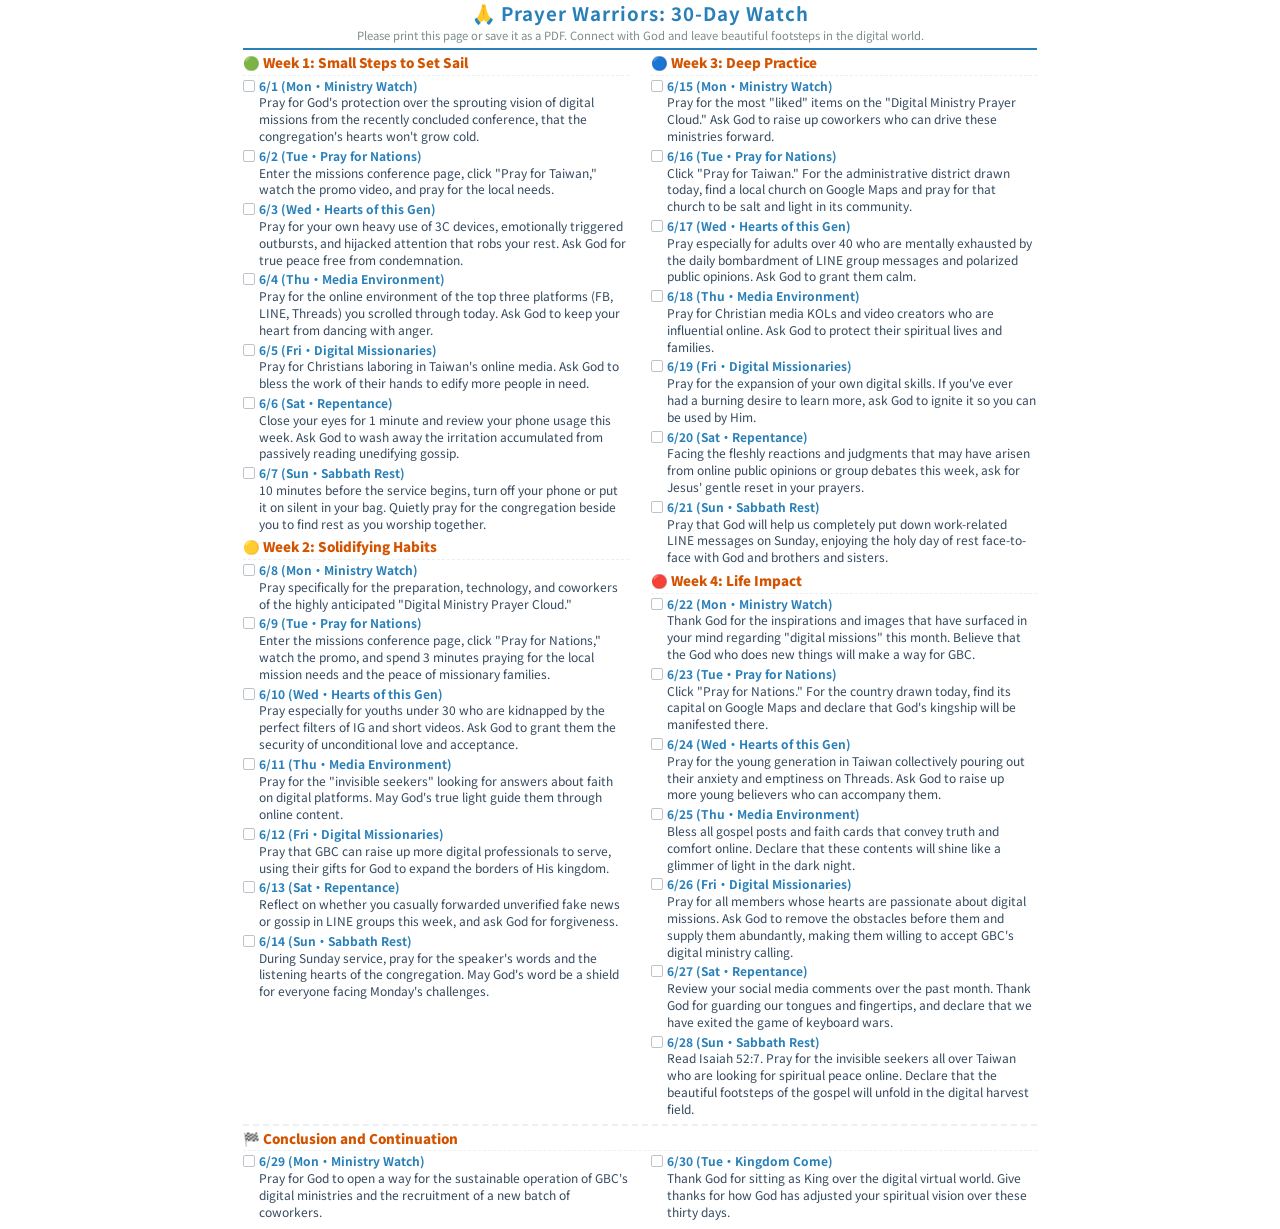
<file: ActionCalendar/print_prayer_en.html>
<!DOCTYPE html>
<html lang="en">
<head>
<meta charset="UTF-8">
<title>🙏 Prayer Warriors: 30-Day Watch</title>
<link href="https://fonts.googleapis.com/css2?family=Noto+Sans+TC:wght@400;700;900&display=swap" rel="stylesheet">
<style>
  @page { size: A4 portrait; margin: 6mm 8mm; }
  body { font-family: 'Noto Sans TC', sans-serif; font-size: 9pt; line-height: 1.4; color: #2c3e50; margin: 0; padding: 0; background: #fff; }
  .page { width: 100%; max-width: 210mm; margin: 0 auto; }
  .header { text-align: center; margin-bottom: 4px; border-bottom: 2px solid #2980B9; padding-bottom: 4px; }
  .header h1 { margin: 0 0 2px 0; color: #2980B9; font-size: 14pt; letter-spacing: 1px; }
  .header p { margin: 0; color: #7f8c8d; font-size: 8.5pt; }
  .columns { column-count: 2; column-gap: 6mm; }
  .week-group { margin-bottom: 6px; break-inside: avoid; }
  .week-title { font-weight: 900; font-size: 10pt; color: #d35400; margin-bottom: 2px; border-bottom: 1px dashed #ecf0f1; padding-bottom: 2px; }
  .day-item { display: flex; align-items: flex-start; margin-bottom: 3px; break-inside: avoid; }
  .checkbox { width: 10px; height: 10px; border: 1.5px solid #bdc3c7; border-radius: 2px; margin-right: 4px; margin-top: 2px; flex-shrink: 0; }
  .day-text { flex: 1; }
  .day-tag { font-weight: 700; color: #2980B9; font-size: 9pt; }
  .day-desc { margin-top: 0; color: #34495e; font-size: 9pt; }
  .week-group-footer { column-span: all; margin-top: 6px; border-top: 2px dashed #ecf0f1; padding-top: 4px; }
  .footer-days { display: grid; grid-template-columns: 1fr 1fr; column-gap: 6mm; }
</style>
</head>
<body>
<div class="page">
<div class="header">
  <h1>🙏 Prayer Warriors: 30-Day Watch</h1>
  <p>Please print this page or save it as a PDF. Connect with God and leave beautiful footsteps in the digital world.</p>
</div>
<div class="columns">
<div class="week-group"><div class="week-title">🟢 Week 1: Small Steps to Set Sail</div>
                    <div class="day-item">
                        <div class="checkbox"></div>
                        <div class="day-text">
                            <span class="day-tag">6/1 (Mon・Ministry Watch)</span><br>
                            <span class="day-desc">Pray for God's protection over the sprouting vision of digital missions from the recently concluded conference, that the congregation's hearts won't grow cold.</span>
                        </div>
                    </div>
                    <div class="day-item">
                        <div class="checkbox"></div>
                        <div class="day-text">
                            <span class="day-tag">6/2 (Tue・Pray for Nations)</span><br>
                            <span class="day-desc">Enter the missions conference page, click "Pray for Taiwan," watch the promo video, and pray for the local needs.</span>
                        </div>
                    </div>
                    <div class="day-item">
                        <div class="checkbox"></div>
                        <div class="day-text">
                            <span class="day-tag">6/3 (Wed・Hearts of this Gen)</span><br>
                            <span class="day-desc">Pray for your own heavy use of 3C devices, emotionally triggered outbursts, and hijacked attention that robs your rest. Ask God for true peace free from condemnation.</span>
                        </div>
                    </div>
                    <div class="day-item">
                        <div class="checkbox"></div>
                        <div class="day-text">
                            <span class="day-tag">6/4 (Thu・Media Environment)</span><br>
                            <span class="day-desc">Pray for the online environment of the top three platforms (FB, LINE, Threads) you scrolled through today. Ask God to keep your heart from dancing with anger.</span>
                        </div>
                    </div>
                    <div class="day-item">
                        <div class="checkbox"></div>
                        <div class="day-text">
                            <span class="day-tag">6/5 (Fri・Digital Missionaries)</span><br>
                            <span class="day-desc">Pray for Christians laboring in Taiwan's online media. Ask God to bless the work of their hands to edify more people in need.</span>
                        </div>
                    </div>
                    <div class="day-item">
                        <div class="checkbox"></div>
                        <div class="day-text">
                            <span class="day-tag">6/6 (Sat・Repentance)</span><br>
                            <span class="day-desc">Close your eyes for 1 minute and review your phone usage this week. Ask God to wash away the irritation accumulated from passively reading unedifying gossip.</span>
                        </div>
                    </div>
                    <div class="day-item">
                        <div class="checkbox"></div>
                        <div class="day-text">
                            <span class="day-tag">6/7 (Sun・Sabbath Rest)</span><br>
                            <span class="day-desc">10 minutes before the service begins, turn off your phone or put it on silent in your bag. Quietly pray for the congregation beside you to find rest as you worship together.</span>
                        </div>
                    </div></div><div class="week-group"><div class="week-title">🟡 Week 2: Solidifying Habits</div>
                    <div class="day-item">
                        <div class="checkbox"></div>
                        <div class="day-text">
                            <span class="day-tag">6/8 (Mon・Ministry Watch)</span><br>
                            <span class="day-desc">Pray specifically for the preparation, technology, and coworkers of the highly anticipated "Digital Ministry Prayer Cloud."</span>
                        </div>
                    </div>
                    <div class="day-item">
                        <div class="checkbox"></div>
                        <div class="day-text">
                            <span class="day-tag">6/9 (Tue・Pray for Nations)</span><br>
                            <span class="day-desc">Enter the missions conference page, click "Pray for Nations," watch the promo, and spend 3 minutes praying for the local mission needs and the peace of missionary families.</span>
                        </div>
                    </div>
                    <div class="day-item">
                        <div class="checkbox"></div>
                        <div class="day-text">
                            <span class="day-tag">6/10 (Wed・Hearts of this Gen)</span><br>
                            <span class="day-desc">Pray especially for youths under 30 who are kidnapped by the perfect filters of IG and short videos. Ask God to grant them the security of unconditional love and acceptance.</span>
                        </div>
                    </div>
                    <div class="day-item">
                        <div class="checkbox"></div>
                        <div class="day-text">
                            <span class="day-tag">6/11 (Thu・Media Environment)</span><br>
                            <span class="day-desc">Pray for the "invisible seekers" looking for answers about faith on digital platforms. May God's true light guide them through online content.</span>
                        </div>
                    </div>
                    <div class="day-item">
                        <div class="checkbox"></div>
                        <div class="day-text">
                            <span class="day-tag">6/12 (Fri・Digital Missionaries)</span><br>
                            <span class="day-desc">Pray that GBC can raise up more digital professionals to serve, using their gifts for God to expand the borders of His kingdom.</span>
                        </div>
                    </div>
                    <div class="day-item">
                        <div class="checkbox"></div>
                        <div class="day-text">
                            <span class="day-tag">6/13 (Sat・Repentance)</span><br>
                            <span class="day-desc">Reflect on whether you casually forwarded unverified fake news or gossip in LINE groups this week, and ask God for forgiveness.</span>
                        </div>
                    </div>
                    <div class="day-item">
                        <div class="checkbox"></div>
                        <div class="day-text">
                            <span class="day-tag">6/14 (Sun・Sabbath Rest)</span><br>
                            <span class="day-desc">During Sunday service, pray for the speaker's words and the listening hearts of the congregation. May God's word be a shield for everyone facing Monday's challenges.</span>
                        </div>
                    </div></div><div class="week-group"><div class="week-title">🔵 Week 3: Deep Practice</div>
                    <div class="day-item">
                        <div class="checkbox"></div>
                        <div class="day-text">
                            <span class="day-tag">6/15 (Mon・Ministry Watch)</span><br>
                            <span class="day-desc">Pray for the most "liked" items on the "Digital Ministry Prayer Cloud." Ask God to raise up coworkers who can drive these ministries forward.</span>
                        </div>
                    </div>
                    <div class="day-item">
                        <div class="checkbox"></div>
                        <div class="day-text">
                            <span class="day-tag">6/16 (Tue・Pray for Nations)</span><br>
                            <span class="day-desc">Click "Pray for Taiwan." For the administrative district drawn today, find a local church on Google Maps and pray for that church to be salt and light in its community.</span>
                        </div>
                    </div>
                    <div class="day-item">
                        <div class="checkbox"></div>
                        <div class="day-text">
                            <span class="day-tag">6/17 (Wed・Hearts of this Gen)</span><br>
                            <span class="day-desc">Pray especially for adults over 40 who are mentally exhausted by the daily bombardment of LINE group messages and polarized public opinions. Ask God to grant them calm.</span>
                        </div>
                    </div>
                    <div class="day-item">
                        <div class="checkbox"></div>
                        <div class="day-text">
                            <span class="day-tag">6/18 (Thu・Media Environment)</span><br>
                            <span class="day-desc">Pray for Christian media KOLs and video creators who are influential online. Ask God to protect their spiritual lives and families.</span>
                        </div>
                    </div>
                    <div class="day-item">
                        <div class="checkbox"></div>
                        <div class="day-text">
                            <span class="day-tag">6/19 (Fri・Digital Missionaries)</span><br>
                            <span class="day-desc">Pray for the expansion of your own digital skills. If you've ever had a burning desire to learn more, ask God to ignite it so you can be used by Him.</span>
                        </div>
                    </div>
                    <div class="day-item">
                        <div class="checkbox"></div>
                        <div class="day-text">
                            <span class="day-tag">6/20 (Sat・Repentance)</span><br>
                            <span class="day-desc">Facing the fleshly reactions and judgments that may have arisen from online public opinions or group debates this week, ask for Jesus' gentle reset in your prayers.</span>
                        </div>
                    </div>
                    <div class="day-item">
                        <div class="checkbox"></div>
                        <div class="day-text">
                            <span class="day-tag">6/21 (Sun・Sabbath Rest)</span><br>
                            <span class="day-desc">Pray that God will help us completely put down work-related LINE messages on Sunday, enjoying the holy day of rest face-to-face with God and brothers and sisters.</span>
                        </div>
                    </div></div><div class="week-group"><div class="week-title">🔴 Week 4: Life Impact</div>
                    <div class="day-item">
                        <div class="checkbox"></div>
                        <div class="day-text">
                            <span class="day-tag">6/22 (Mon・Ministry Watch)</span><br>
                            <span class="day-desc">Thank God for the inspirations and images that have surfaced in your mind regarding "digital missions" this month. Believe that the God who does new things will make a way for GBC.</span>
                        </div>
                    </div>
                    <div class="day-item">
                        <div class="checkbox"></div>
                        <div class="day-text">
                            <span class="day-tag">6/23 (Tue・Pray for Nations)</span><br>
                            <span class="day-desc">Click "Pray for Nations." For the country drawn today, find its capital on Google Maps and declare that God's kingship will be manifested there.</span>
                        </div>
                    </div>
                    <div class="day-item">
                        <div class="checkbox"></div>
                        <div class="day-text">
                            <span class="day-tag">6/24 (Wed・Hearts of this Gen)</span><br>
                            <span class="day-desc">Pray for the young generation in Taiwan collectively pouring out their anxiety and emptiness on Threads. Ask God to raise up more young believers who can accompany them.</span>
                        </div>
                    </div>
                    <div class="day-item">
                        <div class="checkbox"></div>
                        <div class="day-text">
                            <span class="day-tag">6/25 (Thu・Media Environment)</span><br>
                            <span class="day-desc">Bless all gospel posts and faith cards that convey truth and comfort online. Declare that these contents will shine like a glimmer of light in the dark night.</span>
                        </div>
                    </div>
                    <div class="day-item">
                        <div class="checkbox"></div>
                        <div class="day-text">
                            <span class="day-tag">6/26 (Fri・Digital Missionaries)</span><br>
                            <span class="day-desc">Pray for all members whose hearts are passionate about digital missions. Ask God to remove the obstacles before them and supply them abundantly, making them willing to accept GBC's digital ministry calling.</span>
                        </div>
                    </div>
                    <div class="day-item">
                        <div class="checkbox"></div>
                        <div class="day-text">
                            <span class="day-tag">6/27 (Sat・Repentance)</span><br>
                            <span class="day-desc">Review your social media comments over the past month. Thank God for guarding our tongues and fingertips, and declare that we have exited the game of keyboard wars.</span>
                        </div>
                    </div>
                    <div class="day-item">
                        <div class="checkbox"></div>
                        <div class="day-text">
                            <span class="day-tag">6/28 (Sun・Sabbath Rest)</span><br>
                            <span class="day-desc">Read Isaiah 52:7. Pray for the invisible seekers all over Taiwan who are looking for spiritual peace online. Declare that the beautiful footsteps of the gospel will unfold in the digital harvest field.</span>
                        </div>
                    </div></div><div class="week-group week-group-footer"><div class="week-title">🏁 Conclusion and Continuation</div><div class="footer-days">
                    <div class="day-item">
                        <div class="checkbox"></div>
                        <div class="day-text">
                            <span class="day-tag">6/29 (Mon・Ministry Watch)</span><br>
                            <span class="day-desc">Pray for God to open a way for the sustainable operation of GBC's digital ministries and the recruitment of a new batch of coworkers.</span>
                        </div>
                    </div>
                    <div class="day-item">
                        <div class="checkbox"></div>
                        <div class="day-text">
                            <span class="day-tag">6/30 (Tue・Kingdom Come)</span><br>
                            <span class="day-desc">Thank God for sitting as King over the digital virtual world. Give thanks for how God has adjusted your spiritual vision over these thirty days.</span>
                        </div>
                    </div></div></div></div></div></body></html>
</file>
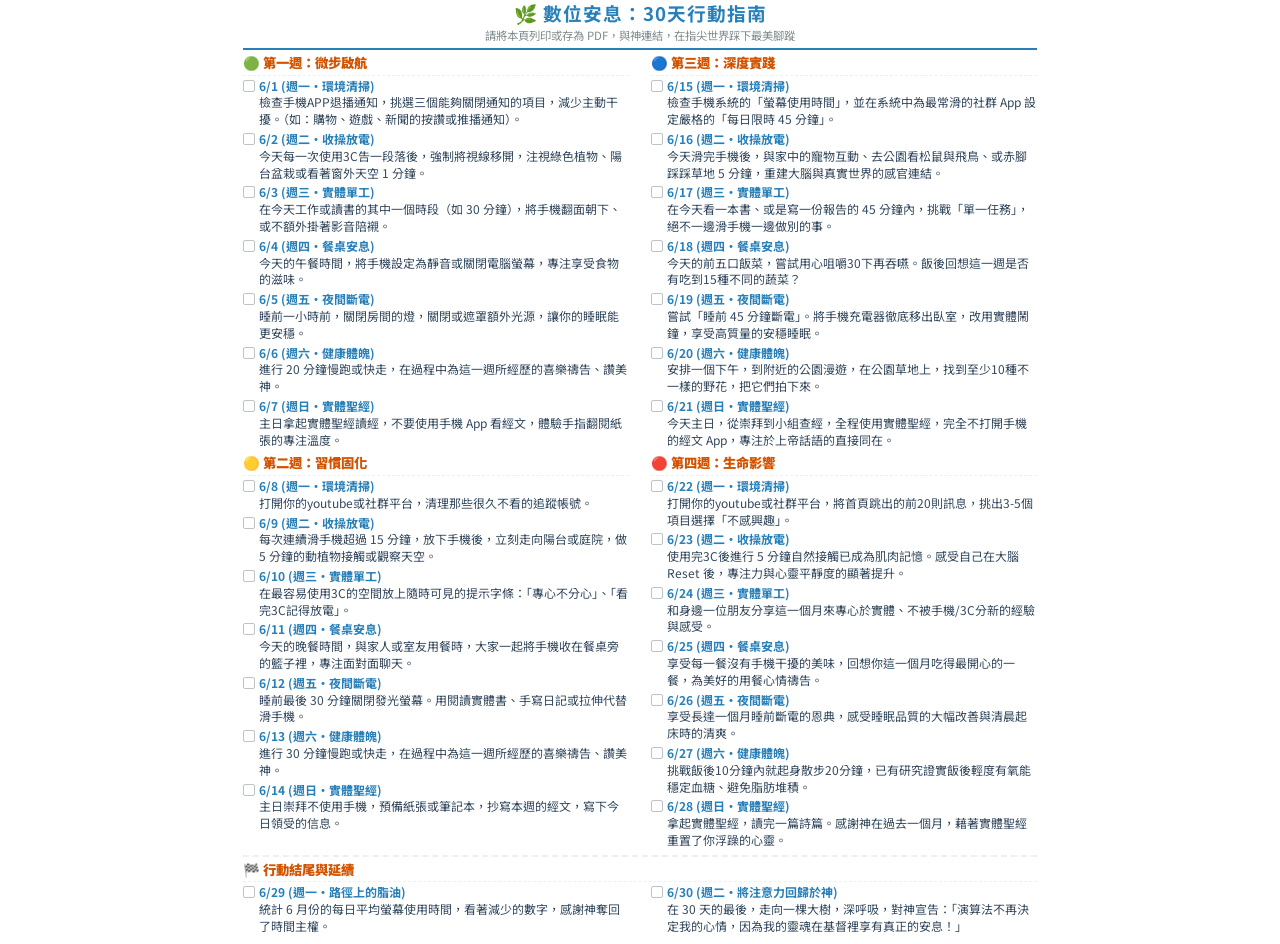
<file: ActionCalendar/print_sabbath.html>
<!DOCTYPE html>
<html lang="zh-TW">
<head>
<meta charset="UTF-8">
<title>🌿 數位安息：30天行動指南</title>
<link href="https://fonts.googleapis.com/css2?family=Noto+Sans+TC:wght@400;700;900&display=swap" rel="stylesheet">
<style>
  @page { size: A4 portrait; margin: 6mm 8mm; }
  body { font-family: 'Noto Sans TC', sans-serif; font-size: 9pt; line-height: 1.4; color: #2c3e50; margin: 0; padding: 0; background: #fff; }
  .page { width: 100%; max-width: 210mm; margin: 0 auto; }
  .header { text-align: center; margin-bottom: 4px; border-bottom: 2px solid #2980B9; padding-bottom: 4px; }
  .header h1 { margin: 0 0 2px 0; color: #2980B9; font-size: 14pt; letter-spacing: 1px; }
  .header p { margin: 0; color: #7f8c8d; font-size: 8.5pt; }
  .columns { column-count: 2; column-gap: 6mm; }
  .week-group { margin-bottom: 6px; break-inside: avoid; }
  .week-title { font-weight: 900; font-size: 10pt; color: #d35400; margin-bottom: 2px; border-bottom: 1px dashed #ecf0f1; padding-bottom: 2px; }
  .day-item { display: flex; align-items: flex-start; margin-bottom: 3px; break-inside: avoid; }
  .checkbox { width: 10px; height: 10px; border: 1.5px solid #bdc3c7; border-radius: 2px; margin-right: 4px; margin-top: 2px; flex-shrink: 0; }
  .day-text { flex: 1; }
  .day-tag { font-weight: 700; color: #2980B9; font-size: 9pt; }
  .day-desc { margin-top: 0; color: #34495e; font-size: 9pt; }
  .week-group-footer { column-span: all; margin-top: 6px; border-top: 2px dashed #ecf0f1; padding-top: 4px; }
  .footer-days { display: grid; grid-template-columns: 1fr 1fr; column-gap: 6mm; }
</style>
</head>
<body>
<div class="page">
<div class="header">
  <h1>🌿 數位安息：30天行動指南</h1>
  <p>請將本頁列印或存為 PDF，與神連結，在指尖世界踩下最美腳蹤</p>
</div>
<div class="columns">
<div class="week-group"><div class="week-title">🟢 第一週：微步啟航</div>
                    <div class="day-item">
                        <div class="checkbox"></div>
                        <div class="day-text">
                            <span class="day-tag">6/1 (週一・環境清掃)</span><br>
                            <span class="day-desc">檢查手機APP退播通知，挑選三個能夠關閉通知的項目，減少主動干擾。（如：購物、遊戲、新聞的按讚或推播通知）。</span>
                        </div>
                    </div>
                    <div class="day-item">
                        <div class="checkbox"></div>
                        <div class="day-text">
                            <span class="day-tag">6/2 (週二・收操放電)</span><br>
                            <span class="day-desc">今天每一次使用3C告一段落後，強制將視線移開，注視綠色植物、陽台盆栽或看著窗外天空 1 分鐘。</span>
                        </div>
                    </div>
                    <div class="day-item">
                        <div class="checkbox"></div>
                        <div class="day-text">
                            <span class="day-tag">6/3 (週三・實體單工)</span><br>
                            <span class="day-desc">在今天工作或讀書的其中一個時段（如 30 分鐘），將手機翻面朝下、或不額外掛著影音陪襯。</span>
                        </div>
                    </div>
                    <div class="day-item">
                        <div class="checkbox"></div>
                        <div class="day-text">
                            <span class="day-tag">6/4 (週四・餐桌安息)</span><br>
                            <span class="day-desc">今天的午餐時間，將手機設定為靜音或關閉電腦螢幕，專注享受食物的滋味。</span>
                        </div>
                    </div>
                    <div class="day-item">
                        <div class="checkbox"></div>
                        <div class="day-text">
                            <span class="day-tag">6/5 (週五・夜間斷電)</span><br>
                            <span class="day-desc">睡前一小時前，關閉房間的燈，關閉或遮罩額外光源，讓你的睡眠能更安穩。</span>
                        </div>
                    </div>
                    <div class="day-item">
                        <div class="checkbox"></div>
                        <div class="day-text">
                            <span class="day-tag">6/6 (週六・健康體魄)</span><br>
                            <span class="day-desc">進行 20 分鐘慢跑或快走，在過程中為這一週所經歷的喜樂禱告、讚美神。</span>
                        </div>
                    </div>
                    <div class="day-item">
                        <div class="checkbox"></div>
                        <div class="day-text">
                            <span class="day-tag">6/7 (週日・實體聖經)</span><br>
                            <span class="day-desc">主日拿起實體聖經讀經，不要使用手機 App 看經文，體驗手指翻閱紙張的專注溫度。</span>
                        </div>
                    </div></div><div class="week-group"><div class="week-title">🟡 第二週：習慣固化</div>
                    <div class="day-item">
                        <div class="checkbox"></div>
                        <div class="day-text">
                            <span class="day-tag">6/8 (週一・環境清掃)</span><br>
                            <span class="day-desc">打開你的youtube或社群平台，清理那些很久不看的追蹤帳號。</span>
                        </div>
                    </div>
                    <div class="day-item">
                        <div class="checkbox"></div>
                        <div class="day-text">
                            <span class="day-tag">6/9 (週二・收操放電)</span><br>
                            <span class="day-desc">每次連續滑手機超過 15 分鐘，放下手機後，立刻走向陽台或庭院，做 5 分鐘的動植物接觸或觀察天空。</span>
                        </div>
                    </div>
                    <div class="day-item">
                        <div class="checkbox"></div>
                        <div class="day-text">
                            <span class="day-tag">6/10 (週三・實體單工)</span><br>
                            <span class="day-desc">在最容易使用3C的空間放上隨時可見的提示字條：「專心不分心」、「看完3C記得放電」。</span>
                        </div>
                    </div>
                    <div class="day-item">
                        <div class="checkbox"></div>
                        <div class="day-text">
                            <span class="day-tag">6/11 (週四・餐桌安息)</span><br>
                            <span class="day-desc">今天的晚餐時間，與家人或室友用餐時，大家一起將手機收在餐桌旁的籃子裡，專注面對面聊天。</span>
                        </div>
                    </div>
                    <div class="day-item">
                        <div class="checkbox"></div>
                        <div class="day-text">
                            <span class="day-tag">6/12 (週五・夜間斷電)</span><br>
                            <span class="day-desc">睡前最後 30 分鐘關閉發光螢幕。用閱讀實體書、手寫日記或拉伸代替滑手機。</span>
                        </div>
                    </div>
                    <div class="day-item">
                        <div class="checkbox"></div>
                        <div class="day-text">
                            <span class="day-tag">6/13 (週六・健康體魄)</span><br>
                            <span class="day-desc">進行 30 分鐘慢跑或快走，在過程中為這一週所經歷的喜樂禱告、讚美神。</span>
                        </div>
                    </div>
                    <div class="day-item">
                        <div class="checkbox"></div>
                        <div class="day-text">
                            <span class="day-tag">6/14 (週日・實體聖經)</span><br>
                            <span class="day-desc">主日崇拜不使用手機，預備紙張或筆記本，抄寫本週的經文，寫下今日領受的信息。</span>
                        </div>
                    </div></div><div class="week-group"><div class="week-title">🔵 第三週：深度實踐</div>
                    <div class="day-item">
                        <div class="checkbox"></div>
                        <div class="day-text">
                            <span class="day-tag">6/15 (週一・環境清掃)</span><br>
                            <span class="day-desc">檢查手機系統的「螢幕使用時間」，並在系統中為最常滑的社群 App 設定嚴格的「每日限時 45 分鐘」。</span>
                        </div>
                    </div>
                    <div class="day-item">
                        <div class="checkbox"></div>
                        <div class="day-text">
                            <span class="day-tag">6/16 (週二・收操放電)</span><br>
                            <span class="day-desc">今天滑完手機後，與家中的寵物互動、去公園看松鼠與飛鳥、或赤腳踩踩草地 5 分鐘，重建大腦與真實世界的感官連結。</span>
                        </div>
                    </div>
                    <div class="day-item">
                        <div class="checkbox"></div>
                        <div class="day-text">
                            <span class="day-tag">6/17 (週三・實體單工)</span><br>
                            <span class="day-desc">在今天看一本書、或是寫一份報告的 45 分鐘內，挑戰「單一任務」，絕不一邊滑手機一邊做別的事。</span>
                        </div>
                    </div>
                    <div class="day-item">
                        <div class="checkbox"></div>
                        <div class="day-text">
                            <span class="day-tag">6/18 (週四・餐桌安息)</span><br>
                            <span class="day-desc">今天的前五口飯菜，嘗試用心咀嚼30下再吞嚥。飯後回想這一週是否有吃到15種不同的蔬菜？</span>
                        </div>
                    </div>
                    <div class="day-item">
                        <div class="checkbox"></div>
                        <div class="day-text">
                            <span class="day-tag">6/19 (週五・夜間斷電)</span><br>
                            <span class="day-desc">嘗試「睡前 45 分鐘斷電」。將手機充電器徹底移出臥室，改用實體鬧鐘，享受高質量的安穩睡眠。</span>
                        </div>
                    </div>
                    <div class="day-item">
                        <div class="checkbox"></div>
                        <div class="day-text">
                            <span class="day-tag">6/20 (週六・健康體魄)</span><br>
                            <span class="day-desc">安排一個下午，到附近的公園漫遊，在公園草地上，找到至少10種不一樣的野花，把它們拍下來。</span>
                        </div>
                    </div>
                    <div class="day-item">
                        <div class="checkbox"></div>
                        <div class="day-text">
                            <span class="day-tag">6/21 (週日・實體聖經)</span><br>
                            <span class="day-desc">今天主日，從崇拜到小組查經，全程使用實體聖經，完全不打開手機的經文 App，專注於上帝話語的直接同在。</span>
                        </div>
                    </div></div><div class="week-group"><div class="week-title">🔴 第四週：生命影響</div>
                    <div class="day-item">
                        <div class="checkbox"></div>
                        <div class="day-text">
                            <span class="day-tag">6/22 (週一・環境清掃)</span><br>
                            <span class="day-desc">打開你的youtube或社群平台，將首頁跳出的前20則訊息，挑出3-5個項目選擇「不感興趣」。</span>
                        </div>
                    </div>
                    <div class="day-item">
                        <div class="checkbox"></div>
                        <div class="day-text">
                            <span class="day-tag">6/23 (週二・收操放電)</span><br>
                            <span class="day-desc">使用完3C後進行 5 分鐘自然接觸已成為肌肉記憶。感受自己在大腦 Reset 後，專注力與心靈平靜度的顯著提升。</span>
                        </div>
                    </div>
                    <div class="day-item">
                        <div class="checkbox"></div>
                        <div class="day-text">
                            <span class="day-tag">6/24 (週三・實體單工)</span><br>
                            <span class="day-desc">和身邊一位朋友分享這一個月來專心於實體、不被手機/3C分新的經驗與感受。</span>
                        </div>
                    </div>
                    <div class="day-item">
                        <div class="checkbox"></div>
                        <div class="day-text">
                            <span class="day-tag">6/25 (週四・餐桌安息)</span><br>
                            <span class="day-desc">享受每一餐沒有手機干擾的美味，回想你這一個月吃得最開心的一餐，為美好的用餐心情禱告。</span>
                        </div>
                    </div>
                    <div class="day-item">
                        <div class="checkbox"></div>
                        <div class="day-text">
                            <span class="day-tag">6/26 (週五・夜間斷電)</span><br>
                            <span class="day-desc">享受長達一個月睡前斷電的恩典，感受睡眠品質的大幅改善與清晨起床時的清爽。</span>
                        </div>
                    </div>
                    <div class="day-item">
                        <div class="checkbox"></div>
                        <div class="day-text">
                            <span class="day-tag">6/27 (週六・健康體魄)</span><br>
                            <span class="day-desc">挑戰飯後10分鐘內就起身散步20分鐘，已有研究證實飯後輕度有氧能穩定血糖、避免脂肪堆積。</span>
                        </div>
                    </div>
                    <div class="day-item">
                        <div class="checkbox"></div>
                        <div class="day-text">
                            <span class="day-tag">6/28 (週日・實體聖經)</span><br>
                            <span class="day-desc">拿起實體聖經，讀完一篇詩篇。感謝神在過去一個月，藉著實體聖經重置了你浮躁的心靈。</span>
                        </div>
                    </div></div><div class="week-group week-group-footer"><div class="week-title">🏁 行動結尾與延續</div><div class="footer-days">
                    <div class="day-item">
                        <div class="checkbox"></div>
                        <div class="day-text">
                            <span class="day-tag">6/29 (週一・路徑上的脂油)</span><br>
                            <span class="day-desc">統計 6 月份的每日平均螢幕使用時間，看著減少的數字，感謝神奪回了時間主權。</span>
                        </div>
                    </div>
                    <div class="day-item">
                        <div class="checkbox"></div>
                        <div class="day-text">
                            <span class="day-tag">6/30 (週二・將注意力回歸於神)</span><br>
                            <span class="day-desc">在 30 天的最後，走向一棵大樹，深呼吸，對神宣告：「演算法不再決定我的心情，因為我的靈魂在基督裡享有真正的安息！」</span>
                        </div>
                    </div></div></div></div></div></body></html>
</file>
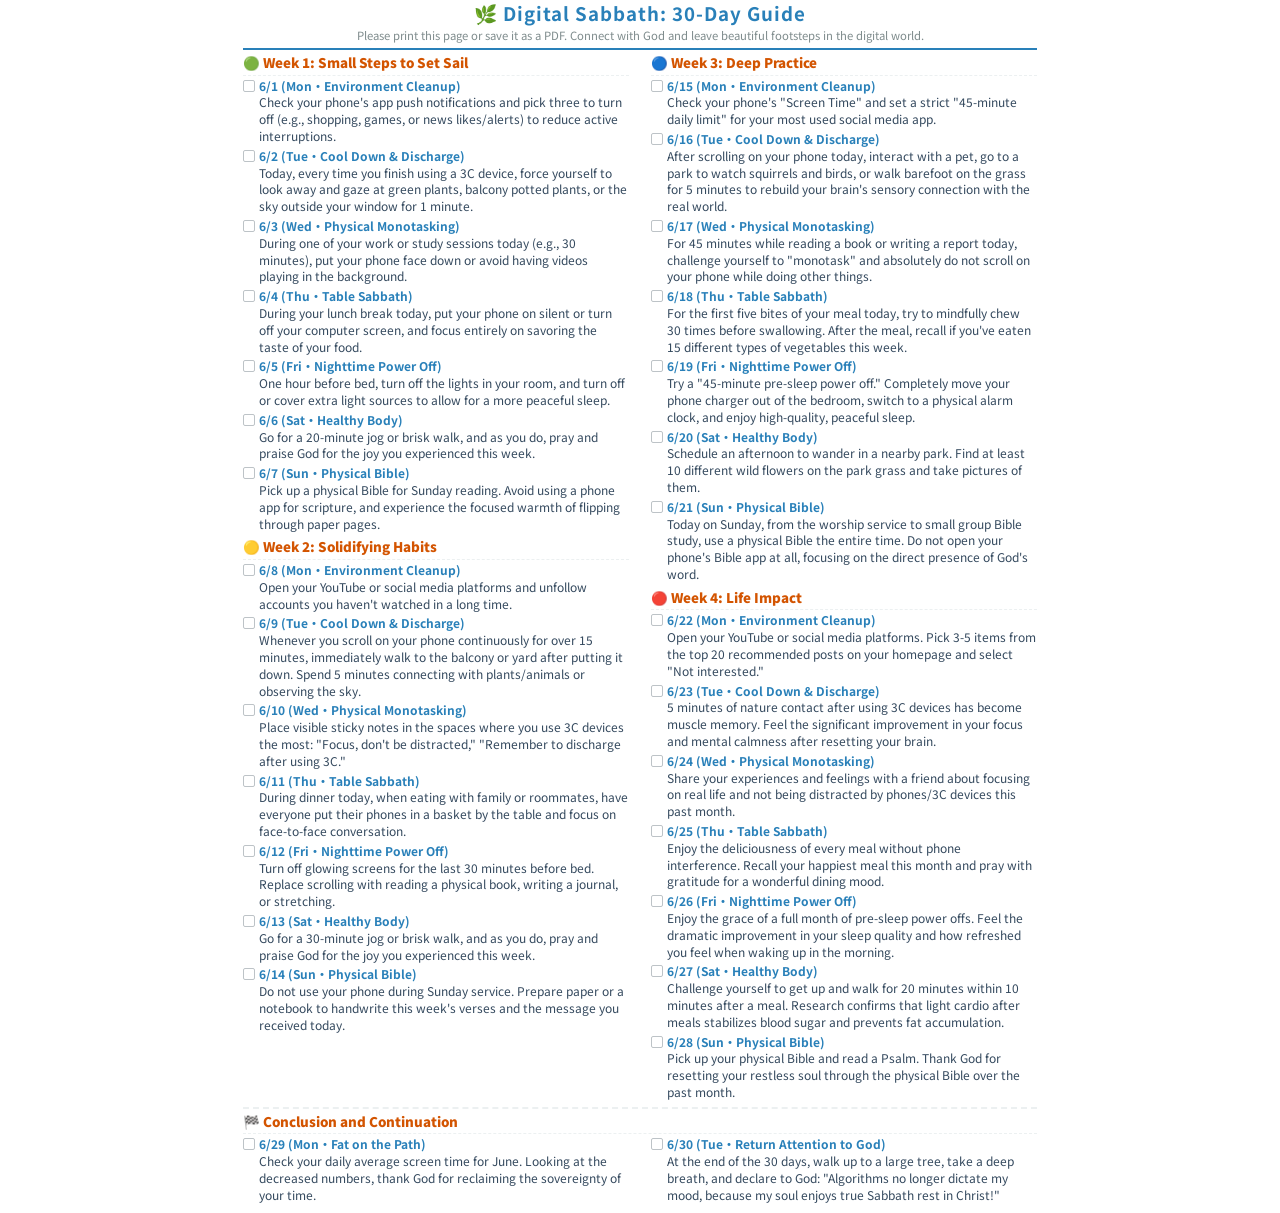
<file: ActionCalendar/print_sabbath_en.html>
<!DOCTYPE html>
<html lang="en">
<head>
<meta charset="UTF-8">
<title>🌿 Digital Sabbath: 30-Day Guide</title>
<link href="https://fonts.googleapis.com/css2?family=Noto+Sans+TC:wght@400;700;900&display=swap" rel="stylesheet">
<style>
  @page { size: A4 portrait; margin: 6mm 8mm; }
  body { font-family: 'Noto Sans TC', sans-serif; font-size: 9pt; line-height: 1.4; color: #2c3e50; margin: 0; padding: 0; background: #fff; }
  .page { width: 100%; max-width: 210mm; margin: 0 auto; }
  .header { text-align: center; margin-bottom: 4px; border-bottom: 2px solid #2980B9; padding-bottom: 4px; }
  .header h1 { margin: 0 0 2px 0; color: #2980B9; font-size: 14pt; letter-spacing: 1px; }
  .header p { margin: 0; color: #7f8c8d; font-size: 8.5pt; }
  .columns { column-count: 2; column-gap: 6mm; }
  .week-group { margin-bottom: 6px; break-inside: avoid; }
  .week-title { font-weight: 900; font-size: 10pt; color: #d35400; margin-bottom: 2px; border-bottom: 1px dashed #ecf0f1; padding-bottom: 2px; }
  .day-item { display: flex; align-items: flex-start; margin-bottom: 3px; break-inside: avoid; }
  .checkbox { width: 10px; height: 10px; border: 1.5px solid #bdc3c7; border-radius: 2px; margin-right: 4px; margin-top: 2px; flex-shrink: 0; }
  .day-text { flex: 1; }
  .day-tag { font-weight: 700; color: #2980B9; font-size: 9pt; }
  .day-desc { margin-top: 0; color: #34495e; font-size: 9pt; }
  .week-group-footer { column-span: all; margin-top: 6px; border-top: 2px dashed #ecf0f1; padding-top: 4px; }
  .footer-days { display: grid; grid-template-columns: 1fr 1fr; column-gap: 6mm; }
</style>
</head>
<body>
<div class="page">
<div class="header">
  <h1>🌿 Digital Sabbath: 30-Day Guide</h1>
  <p>Please print this page or save it as a PDF. Connect with God and leave beautiful footsteps in the digital world.</p>
</div>
<div class="columns">
<div class="week-group"><div class="week-title">🟢 Week 1: Small Steps to Set Sail</div>
                    <div class="day-item">
                        <div class="checkbox"></div>
                        <div class="day-text">
                            <span class="day-tag">6/1 (Mon・Environment Cleanup)</span><br>
                            <span class="day-desc">Check your phone's app push notifications and pick three to turn off (e.g., shopping, games, or news likes/alerts) to reduce active interruptions.</span>
                        </div>
                    </div>
                    <div class="day-item">
                        <div class="checkbox"></div>
                        <div class="day-text">
                            <span class="day-tag">6/2 (Tue・Cool Down & Discharge)</span><br>
                            <span class="day-desc">Today, every time you finish using a 3C device, force yourself to look away and gaze at green plants, balcony potted plants, or the sky outside your window for 1 minute.</span>
                        </div>
                    </div>
                    <div class="day-item">
                        <div class="checkbox"></div>
                        <div class="day-text">
                            <span class="day-tag">6/3 (Wed・Physical Monotasking)</span><br>
                            <span class="day-desc">During one of your work or study sessions today (e.g., 30 minutes), put your phone face down or avoid having videos playing in the background.</span>
                        </div>
                    </div>
                    <div class="day-item">
                        <div class="checkbox"></div>
                        <div class="day-text">
                            <span class="day-tag">6/4 (Thu・Table Sabbath)</span><br>
                            <span class="day-desc">During your lunch break today, put your phone on silent or turn off your computer screen, and focus entirely on savoring the taste of your food.</span>
                        </div>
                    </div>
                    <div class="day-item">
                        <div class="checkbox"></div>
                        <div class="day-text">
                            <span class="day-tag">6/5 (Fri・Nighttime Power Off)</span><br>
                            <span class="day-desc">One hour before bed, turn off the lights in your room, and turn off or cover extra light sources to allow for a more peaceful sleep.</span>
                        </div>
                    </div>
                    <div class="day-item">
                        <div class="checkbox"></div>
                        <div class="day-text">
                            <span class="day-tag">6/6 (Sat・Healthy Body)</span><br>
                            <span class="day-desc">Go for a 20-minute jog or brisk walk, and as you do, pray and praise God for the joy you experienced this week.</span>
                        </div>
                    </div>
                    <div class="day-item">
                        <div class="checkbox"></div>
                        <div class="day-text">
                            <span class="day-tag">6/7 (Sun・Physical Bible)</span><br>
                            <span class="day-desc">Pick up a physical Bible for Sunday reading. Avoid using a phone app for scripture, and experience the focused warmth of flipping through paper pages.</span>
                        </div>
                    </div></div><div class="week-group"><div class="week-title">🟡 Week 2: Solidifying Habits</div>
                    <div class="day-item">
                        <div class="checkbox"></div>
                        <div class="day-text">
                            <span class="day-tag">6/8 (Mon・Environment Cleanup)</span><br>
                            <span class="day-desc">Open your YouTube or social media platforms and unfollow accounts you haven't watched in a long time.</span>
                        </div>
                    </div>
                    <div class="day-item">
                        <div class="checkbox"></div>
                        <div class="day-text">
                            <span class="day-tag">6/9 (Tue・Cool Down & Discharge)</span><br>
                            <span class="day-desc">Whenever you scroll on your phone continuously for over 15 minutes, immediately walk to the balcony or yard after putting it down. Spend 5 minutes connecting with plants/animals or observing the sky.</span>
                        </div>
                    </div>
                    <div class="day-item">
                        <div class="checkbox"></div>
                        <div class="day-text">
                            <span class="day-tag">6/10 (Wed・Physical Monotasking)</span><br>
                            <span class="day-desc">Place visible sticky notes in the spaces where you use 3C devices the most: "Focus, don't be distracted," "Remember to discharge after using 3C."</span>
                        </div>
                    </div>
                    <div class="day-item">
                        <div class="checkbox"></div>
                        <div class="day-text">
                            <span class="day-tag">6/11 (Thu・Table Sabbath)</span><br>
                            <span class="day-desc">During dinner today, when eating with family or roommates, have everyone put their phones in a basket by the table and focus on face-to-face conversation.</span>
                        </div>
                    </div>
                    <div class="day-item">
                        <div class="checkbox"></div>
                        <div class="day-text">
                            <span class="day-tag">6/12 (Fri・Nighttime Power Off)</span><br>
                            <span class="day-desc">Turn off glowing screens for the last 30 minutes before bed. Replace scrolling with reading a physical book, writing a journal, or stretching.</span>
                        </div>
                    </div>
                    <div class="day-item">
                        <div class="checkbox"></div>
                        <div class="day-text">
                            <span class="day-tag">6/13 (Sat・Healthy Body)</span><br>
                            <span class="day-desc">Go for a 30-minute jog or brisk walk, and as you do, pray and praise God for the joy you experienced this week.</span>
                        </div>
                    </div>
                    <div class="day-item">
                        <div class="checkbox"></div>
                        <div class="day-text">
                            <span class="day-tag">6/14 (Sun・Physical Bible)</span><br>
                            <span class="day-desc">Do not use your phone during Sunday service. Prepare paper or a notebook to handwrite this week's verses and the message you received today.</span>
                        </div>
                    </div></div><div class="week-group"><div class="week-title">🔵 Week 3: Deep Practice</div>
                    <div class="day-item">
                        <div class="checkbox"></div>
                        <div class="day-text">
                            <span class="day-tag">6/15 (Mon・Environment Cleanup)</span><br>
                            <span class="day-desc">Check your phone's "Screen Time" and set a strict "45-minute daily limit" for your most used social media app.</span>
                        </div>
                    </div>
                    <div class="day-item">
                        <div class="checkbox"></div>
                        <div class="day-text">
                            <span class="day-tag">6/16 (Tue・Cool Down & Discharge)</span><br>
                            <span class="day-desc">After scrolling on your phone today, interact with a pet, go to a park to watch squirrels and birds, or walk barefoot on the grass for 5 minutes to rebuild your brain's sensory connection with the real world.</span>
                        </div>
                    </div>
                    <div class="day-item">
                        <div class="checkbox"></div>
                        <div class="day-text">
                            <span class="day-tag">6/17 (Wed・Physical Monotasking)</span><br>
                            <span class="day-desc">For 45 minutes while reading a book or writing a report today, challenge yourself to "monotask" and absolutely do not scroll on your phone while doing other things.</span>
                        </div>
                    </div>
                    <div class="day-item">
                        <div class="checkbox"></div>
                        <div class="day-text">
                            <span class="day-tag">6/18 (Thu・Table Sabbath)</span><br>
                            <span class="day-desc">For the first five bites of your meal today, try to mindfully chew 30 times before swallowing. After the meal, recall if you've eaten 15 different types of vegetables this week.</span>
                        </div>
                    </div>
                    <div class="day-item">
                        <div class="checkbox"></div>
                        <div class="day-text">
                            <span class="day-tag">6/19 (Fri・Nighttime Power Off)</span><br>
                            <span class="day-desc">Try a "45-minute pre-sleep power off." Completely move your phone charger out of the bedroom, switch to a physical alarm clock, and enjoy high-quality, peaceful sleep.</span>
                        </div>
                    </div>
                    <div class="day-item">
                        <div class="checkbox"></div>
                        <div class="day-text">
                            <span class="day-tag">6/20 (Sat・Healthy Body)</span><br>
                            <span class="day-desc">Schedule an afternoon to wander in a nearby park. Find at least 10 different wild flowers on the park grass and take pictures of them.</span>
                        </div>
                    </div>
                    <div class="day-item">
                        <div class="checkbox"></div>
                        <div class="day-text">
                            <span class="day-tag">6/21 (Sun・Physical Bible)</span><br>
                            <span class="day-desc">Today on Sunday, from the worship service to small group Bible study, use a physical Bible the entire time. Do not open your phone's Bible app at all, focusing on the direct presence of God's word.</span>
                        </div>
                    </div></div><div class="week-group"><div class="week-title">🔴 Week 4: Life Impact</div>
                    <div class="day-item">
                        <div class="checkbox"></div>
                        <div class="day-text">
                            <span class="day-tag">6/22 (Mon・Environment Cleanup)</span><br>
                            <span class="day-desc">Open your YouTube or social media platforms. Pick 3-5 items from the top 20 recommended posts on your homepage and select "Not interested."</span>
                        </div>
                    </div>
                    <div class="day-item">
                        <div class="checkbox"></div>
                        <div class="day-text">
                            <span class="day-tag">6/23 (Tue・Cool Down & Discharge)</span><br>
                            <span class="day-desc">5 minutes of nature contact after using 3C devices has become muscle memory. Feel the significant improvement in your focus and mental calmness after resetting your brain.</span>
                        </div>
                    </div>
                    <div class="day-item">
                        <div class="checkbox"></div>
                        <div class="day-text">
                            <span class="day-tag">6/24 (Wed・Physical Monotasking)</span><br>
                            <span class="day-desc">Share your experiences and feelings with a friend about focusing on real life and not being distracted by phones/3C devices this past month.</span>
                        </div>
                    </div>
                    <div class="day-item">
                        <div class="checkbox"></div>
                        <div class="day-text">
                            <span class="day-tag">6/25 (Thu・Table Sabbath)</span><br>
                            <span class="day-desc">Enjoy the deliciousness of every meal without phone interference. Recall your happiest meal this month and pray with gratitude for a wonderful dining mood.</span>
                        </div>
                    </div>
                    <div class="day-item">
                        <div class="checkbox"></div>
                        <div class="day-text">
                            <span class="day-tag">6/26 (Fri・Nighttime Power Off)</span><br>
                            <span class="day-desc">Enjoy the grace of a full month of pre-sleep power offs. Feel the dramatic improvement in your sleep quality and how refreshed you feel when waking up in the morning.</span>
                        </div>
                    </div>
                    <div class="day-item">
                        <div class="checkbox"></div>
                        <div class="day-text">
                            <span class="day-tag">6/27 (Sat・Healthy Body)</span><br>
                            <span class="day-desc">Challenge yourself to get up and walk for 20 minutes within 10 minutes after a meal. Research confirms that light cardio after meals stabilizes blood sugar and prevents fat accumulation.</span>
                        </div>
                    </div>
                    <div class="day-item">
                        <div class="checkbox"></div>
                        <div class="day-text">
                            <span class="day-tag">6/28 (Sun・Physical Bible)</span><br>
                            <span class="day-desc">Pick up your physical Bible and read a Psalm. Thank God for resetting your restless soul through the physical Bible over the past month.</span>
                        </div>
                    </div></div><div class="week-group week-group-footer"><div class="week-title">🏁 Conclusion and Continuation</div><div class="footer-days">
                    <div class="day-item">
                        <div class="checkbox"></div>
                        <div class="day-text">
                            <span class="day-tag">6/29 (Mon・Fat on the Path)</span><br>
                            <span class="day-desc">Check your daily average screen time for June. Looking at the decreased numbers, thank God for reclaiming the sovereignty of your time.</span>
                        </div>
                    </div>
                    <div class="day-item">
                        <div class="checkbox"></div>
                        <div class="day-text">
                            <span class="day-tag">6/30 (Tue・Return Attention to God)</span><br>
                            <span class="day-desc">At the end of the 30 days, walk up to a large tree, take a deep breath, and declare to God: "Algorithms no longer dictate my mood, because my soul enjoys true Sabbath rest in Christ!"</span>
                        </div>
                    </div></div></div></div></div></body></html>
</file>
<file: ActionCalendar/style.css>
/* 宣教行動月曆 v2 */
:root {
  --bg-color: #F4F9FB;
  --card-bg: #FFFFFF;
  --primary: #3498DB;
  --primary-dark: #2980B9;
  --text-main: #2C3E50;
  --text-light: #7F8C8D;
  --border: #E8F1F5;
  --tab-active-bg: #E3F2FD;
  --tab-active-text: #1976D2;
  --accent: #F59E0B; /* 溫暖的金色點綴 */
}

* {
  box-sizing: border-box;
  margin: 0;
  padding: 0;
  font-family: 'Noto Sans TC', sans-serif;
}

body {
  background-color: var(--bg-color);
  color: var(--text-main);
  min-height: 100vh;
  display: flex;
  justify-content: center;
  -webkit-font-smoothing: antialiased;
  font-size: 18px; /* 加大基礎字體讓長輩好閱讀 */
}

#app {
  width: 100%;
  max-width: 600px;
  background: transparent;
  padding: 20px 16px 80px; /* 底部留白給導航按鈕 */
  display: flex;
  flex-direction: column;
}

/* ── SPA 視圖切換 ──────────────────────── */
.view-section {
  display: none;
  animation: fadeIn 0.4s ease-out;
}
.view-section.active {
  display: block;
}

/* ── 頁首 (全局) ───────────────────────── */
.main-header {
  text-align: center;
  margin-bottom: 24px;
  margin-top: 10px;
  cursor: pointer; /* 點擊回首頁 */
  transition: transform 0.2s;
}
.main-header:active {
  transform: scale(0.98);
}
.main-header h1 {
  font-size: 24px;
  font-weight: 900;
  color: var(--primary-dark);
  letter-spacing: 1.5px;
  margin-bottom: 6px;
}
.main-header p {
  font-size: 14px;
  color: var(--text-light);
  font-weight: 500;
}

/* =========================================
   首頁視圖 (Home View)
   ========================================= */
.hero-section {
  background: linear-gradient(135deg, #2980B9, #3498DB);
  color: white;
  border-radius: 20px;
  padding: 30px 20px;
  text-align: center;
  margin-bottom: 24px;
  box-shadow: 0 8px 20px rgba(41, 128, 185, 0.2);
}
.hero-section h2 {
  font-size: 20px;
  font-weight: 700;
  margin-bottom: 12px;
  color: #fff;
}
.hero-text {
  font-size: 15px;
  line-height: 1.6;
  opacity: 0.9;
}

.pdf-downloads {
  background: var(--card-bg);
  border-radius: 20px;
  padding: 20px;
  margin-bottom: 24px;
  box-shadow: 0 4px 15px rgba(0,0,0,0.04);
  text-align: center;
}
.pdf-downloads h3 {
  font-size: 16px;
  color: var(--primary-dark);
  margin-bottom: 16px;
}
.pdf-buttons {
  display: grid;
  grid-template-columns: 1fr 1fr;
  gap: 12px;
}
.btn-pdf {
  display: flex;
  align-items: center;
  justify-content: center;
  background: #f8f9fa;
  border: 1px solid #e0e0e0;
  color: var(--text-main);
  padding: 12px 8px;
  border-radius: 12px;
  text-decoration: none;
  font-weight: 700;
  font-size: 14px;
  transition: all 0.2s;
}
.btn-pdf:hover {
  background: #e3f2fd;
  border-color: var(--primary);
  color: var(--primary-dark);
}
.pdf-note {
  font-size: 12px;
  color: #aaa;
  margin-top: 12px;
}

.iframe-section {
  background: var(--card-bg);
  border-radius: 20px;
  padding: 20px;
  margin-bottom: 24px;
  box-shadow: 0 4px 15px rgba(0,0,0,0.04);
}
.iframe-section h3 {
  font-size: 16px;
  margin-bottom: 4px;
  text-align: center;
}
.iframe-title-link {
  color: var(--primary-dark);
  text-decoration: none;
  transition: color 0.2s;
}
.iframe-title-link:hover {
  color: var(--accent);
  text-decoration: underline;
}
.iframe-desc {
  font-size: 13px;
  color: var(--text-light);
  text-align: center;
  margin-bottom: 16px;
}
.iframe-container {
  width: 100%;
  height: 300px;
  border-radius: 12px;
  overflow: hidden;
  border: 1px solid var(--border);
  background: #fafafa;
}

/* 可點擊的字雲卡片 */
.cloud-card-link {
  text-decoration: none;
  display: block;
  margin-top: 4px;
}
.cloud-card {
  display: flex;
  align-items: center;
  gap: 16px;
  background: linear-gradient(135deg, #EBF5FB, #D6EAF8);
  border: 1px solid #AED6F1;
  border-radius: 16px;
  padding: 18px 20px;
  transition: all 0.2s;
}
.cloud-card:hover, .cloud-card:active {
  background: linear-gradient(135deg, #D6EAF8, #AED6F1);
  transform: translateY(-2px);
  box-shadow: 0 6px 16px rgba(41, 128, 185, 0.15);
}
.cloud-card-icon {
  font-size: 36px;
  flex-shrink: 0;
}
.cloud-card-text {
  flex: 1;
  display: flex;
  flex-direction: column;
  gap: 4px;
}
.cloud-card-text strong {
  font-size: 16px;
  color: var(--primary-dark);
  font-weight: 900;
}
.cloud-card-text span {
  font-size: 13px;
  color: var(--text-light);
}
.cloud-card-arrow {
  font-size: 28px;
  color: var(--primary);
  font-weight: 300;
}

.footer-links {
  text-align: center;
  margin-bottom: 30px;
}
.btn-outline {
  display: inline-block;
  padding: 12px 24px;
  border: 2px solid var(--primary);
  color: var(--primary);
  border-radius: 30px;
  text-decoration: none;
  font-weight: 700;
  font-size: 14px;
  transition: all 0.2s;
}
.btn-outline:hover {
  background: var(--primary);
  color: white;
}
.enter-calendar-box {
  text-align: center;
  margin-top: 0px;
  margin-bottom: 40px;
}
.btn-primary {
  background: var(--accent);
  color: #fff;
  border: none;
  padding: 16px 36px;
  font-size: 18px;
  font-weight: 900;
  border-radius: 30px;
  box-shadow: 0 4px 15px rgba(245, 158, 11, 0.3);
  cursor: pointer;
  transition: transform 0.2s;
}
.btn-primary:active {
  transform: scale(0.95);
}

.copyright-footer {
  text-align: center;
  margin-top: 40px;
  padding-top: 20px;
  border-top: 1px solid var(--border);
  font-size: 11px;
  color: #95a5a6;
  line-height: 1.6;
}
.copyright-footer a {
  color: #7f8c8d;
  text-decoration: none;
}
.copyright-footer a:hover {
  text-decoration: underline;
}

/* =========================================
   月曆視圖 (Calendar View)
   ========================================= */

/* ── 頁籤 ─────────────────────────────── */
.tabs-container {
  display: flex;
  gap: 10px;
  margin-bottom: 16px;
}

.tab {
  flex: 1;
  background: var(--card-bg);
  border: 1px solid var(--border);
  border-radius: 16px;
  padding: 12px 6px;
  text-align: center;
  cursor: pointer;
  transition: all 0.2s ease;
  display: flex;
  flex-direction: column;
  align-items: center;
  gap: 6px;
  box-shadow: 0 2px 8px rgba(0,0,0,0.02);
}
.tab-icon {
  font-size: 20px;
}
.tab-text {
  font-size: 13px;
  font-weight: 700;
  color: var(--text-light);
}
.tab:hover {
  border-color: var(--primary);
}
.tab.active {
  background: var(--tab-active-bg);
  border-color: var(--primary);
  transform: translateY(-2px);
  box-shadow: 0 6px 12px rgba(25, 118, 210, 0.1);
}
.tab.active .tab-text {
  color: var(--tab-active-text);
}

/* ── 經文副標題 ──────────────────────── */
.scripture-box {
  background: rgba(41, 128, 185, 0.05);
  padding: 16px 20px;
  border-radius: 12px;
  margin-bottom: 20px;
  color: var(--text-main);
  transition: opacity 0.3s;
  text-align: center;
}
#scriptureText {
  font-size: 16px;
  font-weight: 500;
  line-height: 1.6;
  margin-bottom: 8px;
}
#scriptureSource {
  font-size: 14px;
  color: var(--text-light);
  font-weight: 700;
}

/* ── 內容展示區與排版 ─────────────────── */
.content-container {
  flex: 1;
  margin-bottom: 20px;
}
.content-card {
  background: var(--card-bg);
  border-radius: 20px;
  padding: 24px;
  box-shadow: 0 8px 25px rgba(0, 0, 0, 0.04);
  animation: fadeIn 0.3s ease-out;
}

.card-header {
  display: flex;
  align-items: center;
  gap: 16px;
  margin-bottom: 16px;
}
.big-date {
  font-family: 'Arial', sans-serif;
  color: var(--primary-dark);
  line-height: 1;
}
.big-date .month-num {
  font-size: 24px;
  font-weight: 700;
}
.big-date .slash {
  font-size: 24px;
  font-weight: 300;
  margin: 0 4px;
  color: #bdc3c7;
}
.big-date .day-num {
  font-size: 48px;
  font-weight: 900;
  letter-spacing: -2px;
}

.date-info {
  display: flex;
  flex-direction: row;
  align-items: flex-start;
  gap: 8px;
}
.date-info .weekday {
  font-size: 20px;
  font-weight: 700;
  color: var(--primary-dark);
  white-space: nowrap;
  margin-top: 1px;
}
.date-info .topic-title {
  font-size: 20px;
  font-weight: 900;
  color: var(--text-main);
  white-space: normal;
  word-break: break-word;
}
html[lang="en"] .date-info .topic-title {
  font-size: 18px;
}

.card-divider {
  border: 0;
  height: 1px;
  background: var(--border);
  margin-bottom: 20px;
}

.action-text {
  font-size: 18px; /* 放大大內文 */
  line-height: 1.8;
  color: #34495e;
}
.action-text strong {
  color: var(--primary-dark);
}

.extra-content {
  margin-top: 20px;
}

/* ── 畫面下方導航按鈕 ─────────────────── */
.bottom-nav {
  display: flex;
  justify-content: space-between;
  gap: 12px;
  margin-top: 10px;
}
.nav-btn-large {
  flex: 1;
  display: flex;
  align-items: center;
  justify-content: center;
  gap: 4px;
  background: var(--card-bg);
  border: 1px solid var(--border);
  padding: 14px 8px;
  border-radius: 16px;
  color: var(--primary);
  font-weight: 700;
  font-size: 16px;
  cursor: pointer;
  box-shadow: 0 4px 10px rgba(0,0,0,0.03);
  transition: all 0.2s;
}
.today-btn {
  color: var(--text-light);
  font-size: 15px;
}
.nav-btn-large:hover:not(:disabled) {
  background: var(--tab-active-bg);
  border-color: var(--primary);
}
.nav-btn-large:active:not(:disabled) {
  transform: scale(0.98);
}
.nav-btn-large:disabled {
  color: #bdc3c7;
  background: #f8f9fa;
  cursor: not-allowed;
  box-shadow: none;
}

@keyframes fadeIn {
  from { opacity: 0; transform: translateY(10px); }
  to { opacity: 1; transform: translateY(0); }
}
</file>
<file: ProToPass/css/style.css>
/* ProToPass - 專業人的宣教通行證 */
/* 視覺風格：選項 B (森林綠與溫暖大地褐 - 生命扎根與土地人文溫暖感) */

:root {
    --bg-dark: #0b140e;
    --bg-card: rgba(255, 255, 255, 0.04);
    --border-card: rgba(255, 255, 255, 0.08);
    --forest-green: #1f3d2a;
    --forest-light: #2d5a3e;
    --earth-brown: #8c6239;
    --earth-gold: #cfa16e;
    --sand-gold: #e2c097;
    --text-light: #f7f5f0;
    --text-muted: #b8c7bc;
    --text-gold: #e6c594;
    --font-serif: 'Noto Serif TC', serif;
    --font-sans: 'Noto Sans TC', sans-serif;
    --transition-smooth: all 0.6s cubic-bezier(0.16, 1, 0.3, 1);
}

/* 響應式雙軌文字系統 */
.mobile-text {
    display: none !important;
}
.desktop-text {
    display: inline !important;
}

html {
    scroll-behavior: smooth;
}

* {
    box-sizing: border-box;
    margin: 0;
    padding: 0;
}

body {
    background-color: var(--bg-dark);
    background-image: 
        radial-gradient(circle at 10% 20%, rgba(31, 61, 42, 0.15) 0%, transparent 50%),
        radial-gradient(circle at 90% 80%, rgba(140, 98, 57, 0.1) 0%, transparent 50%);
    color: var(--text-light);
    font-family: var(--font-sans);
    line-height: 1.8;
    overflow-x: hidden;
    -webkit-font-smoothing: antialiased;
}

/* 滾動條樣式 */
::-webkit-scrollbar {
    width: 8px;
}
::-webkit-scrollbar-track {
    background: var(--bg-dark);
}
::-webkit-scrollbar-thumb {
    background: var(--forest-light);
    border-radius: 4px;
}
::-webkit-scrollbar-thumb:hover {
    background: var(--earth-gold);
}

.container {
    max-width: 1000px;
    margin: 0 auto;
    padding: 60px 24px;
}

/* Header */
header {
    text-align: center;
    padding: 80px 20px 60px 20px;
    position: relative;
}

.main-title {
    font-family: var(--font-serif);
    font-size: 3rem;
    font-weight: 700;
    color: var(--text-light);
    letter-spacing: 4px;
    margin-bottom: 10px;
    text-shadow: 0 4px 20px rgba(0, 0, 0, 0.6);
}

.subtitle-tag {
    font-size: 1.15rem;
    color: var(--text-gold);
    letter-spacing: 3px;
    margin-bottom: 60px; /* 增加留白，讓段落有充足的呼吸空間 */
    font-weight: 500;
}

.subtitle {
    font-family: var(--font-serif);
    font-size: 1.6rem;
    color: var(--text-light);
    letter-spacing: 2px;
    margin-bottom: 50px; /* 拉大與 tagline 留白 */
}

.tagline {
    font-size: 1.25rem;
    max-width: 650px;
    margin: 0 auto;
    color: var(--text-muted);
    position: relative;
    padding: 20px;
    border-top: 1px solid rgba(230, 197, 148, 0.2);
    border-bottom: 1px solid rgba(230, 197, 148, 0.2);
    text-align: center;
}

.tagline span {
    color: var(--text-light);
    font-weight: 700;
}

/* Section 通用 */
section {
    margin-bottom: 100px;
}

.section-title {
    font-family: var(--font-serif);
    font-size: 2rem;
    color: var(--text-gold);
    text-align: center;
    margin-bottom: 50px;
    position: relative;
}

.section-title::after {
    content: '';
    display: block;
    width: 60px;
    height: 2px;
    background: var(--earth-gold);
    margin: 15px auto 0 auto;
}

/* 時代對比區塊 */
.era-comparison {
    display: grid;
    grid-template-columns: 1fr 1fr;
    gap: 30px;
    margin-bottom: 30px;
}

@media (max-width: 768px) {
    .era-comparison {
        grid-template-columns: 1fr;
    }
}

.era-card {
    background: var(--bg-card);
    border: 1px solid var(--border-card);
    border-radius: 16px;
    padding: 40px 30px;
    backdrop-filter: blur(12px);
    -webkit-backdrop-filter: blur(12px);
    transition: var(--transition-smooth);
}

.era-card:hover {
    border-color: rgba(207, 161, 110, 0.3);
    transform: translateY(-5px);
    box-shadow: 0 10px 30px rgba(0, 0, 0, 0.2);
}

.era-header {
    display: flex;
    justify-content: space-between;
    align-items: center;
    margin-bottom: 25px;
    border-bottom: 1px solid rgba(255, 255, 255, 0.05);
    padding-bottom: 15px;
}

.era-title {
    font-family: var(--font-serif);
    font-size: 1.5rem;
    color: var(--text-light);
}

.era-period {
    font-size: 0.9rem;
    color: var(--text-gold);
    background: rgba(207, 161, 110, 0.1);
    padding: 4px 12px;
    border-radius: 20px;
    border: 1px solid rgba(207, 161, 110, 0.2);
}

.era-card.past .era-period {
    color: var(--text-muted);
    background: rgba(255, 255, 255, 0.05);
    border-color: rgba(255, 255, 255, 0.1);
}

.era-focus {
    font-size: 1.1rem; /* 稍微調大以與項目字體拉開層次 */
    color: var(--text-light);
    font-weight: 500;
    margin-bottom: 18px;
    display: inline-block;
    border-bottom: 2px solid var(--earth-gold); /* 增強底線為精緻沙金色 */
    padding-bottom: 6px;
}

.era-list {
    list-style: none;
    padding: 0;
    margin-top: 10px;
}

.era-list li {
    display: flex;
    align-items: center;
    gap: 10px;
    margin-bottom: 8px; /* 縮短行距與 margin */
    font-size: 0.92rem; /* 縮小文字，營造出優良的視覺重量感 */
    color: var(--text-muted);
    line-height: 1.4;
    transition: var(--transition-smooth);
}

.era-list .era-icon {
    font-size: 1.15rem; /* 縮小圖示以配合文字比例，保持重量感平衡 */
    display: inline-flex;
    align-items: center;
    justify-content: center;
    width: 32px; /* 縮小圖示外框 */
    height: 32px;
    background: rgba(255, 255, 255, 0.03);
    border: 1px solid rgba(255, 255, 255, 0.06);
    border-radius: 8px;
    transition: var(--transition-smooth);
    flex-shrink: 0;
}

.era-list li:hover .era-icon {
    background: rgba(207, 161, 110, 0.1);
    border-color: rgba(207, 161, 110, 0.3);
    transform: scale(1.1);
    box-shadow: 0 0 12px rgba(207, 161, 110, 0.15);
}

.era-list .era-text {
    font-weight: 500;
    color: var(--text-light);
}

/* 補足 PDF 第三段：路徑逆轉與未得之民 */
.reverse-path-section {
    background: linear-gradient(135deg, rgba(31, 61, 42, 0.15), rgba(140, 98, 57, 0.08));
    border: 1px solid rgba(207, 161, 110, 0.15);
    border-radius: 16px;
    padding: 40px;
    margin-top: 40px;
    margin-bottom: 60px;
    text-align: center;
    backdrop-filter: blur(12px);
    -webkit-backdrop-filter: blur(12px);
}

.reverse-title {
    font-family: var(--font-serif);
    font-size: 1.65rem;
    font-weight: 700;
    color: var(--text-gold);
    margin-bottom: 8px;
}

.reverse-subtitle {
    font-family: var(--font-serif);
    font-size: 1.1rem;
    color: var(--text-muted);
    letter-spacing: 2px;
    margin-bottom: 30px;
}

.reverse-flow {
    display: flex;
    justify-content: center;
    align-items: center;
    gap: 20px;
    margin-bottom: 35px;
    flex-wrap: wrap;
}

.flow-step {
    background: rgba(255, 255, 255, 0.02);
    border: 1px solid rgba(255, 255, 255, 0.08);
    padding: 12px 24px;
    border-radius: 30px;
    display: flex;
    align-items: center;
    gap: 10px;
    color: var(--text-muted);
    font-size: 1.05rem;
}

.flow-step.active {
    background: rgba(31, 61, 42, 0.25);
    border-color: rgba(207, 161, 110, 0.3);
    color: var(--text-light);
    box-shadow: 0 0 15px rgba(207, 161, 110, 0.1);
}

.flow-era {
    font-family: var(--font-serif);
    font-weight: 700;
    font-size: 0.9rem;
    background: rgba(255,255,255,0.05);
    padding: 2px 8px;
    border-radius: 4px;
}

.flow-step.active .flow-era {
    background: var(--earth-brown);
    color: var(--text-light);
}

.local-mission-box {
    border-top: 1px dashed rgba(255, 255, 255, 0.08);
    padding-top: 30px;
}

.local-box-title {
    font-family: var(--font-serif);
    font-size: 1.25rem;
    color: var(--text-light);
    margin-bottom: 20px;
}

.local-grid {
    display: grid;
    grid-template-columns: repeat(auto-fit, minmax(160px, 1fr));
    gap: 15px;
}

.local-item {
    background: rgba(255, 255, 255, 0.03);
    border: 1px solid rgba(255, 255, 255, 0.05);
    padding: 12px 15px;
    border-radius: 8px;
    font-size: 1rem;
    color: var(--text-muted);
    transition: var(--transition-smooth);
}

.local-item:hover {
    border-color: var(--earth-gold);
    color: var(--text-light);
    background: rgba(207, 161, 110, 0.05);
}

/* 專業職能選擇器（網格排版：圖片在上、文字在下） */
.profession-grid {
    display: grid;
    grid-template-columns: repeat(6, 1fr);
    gap: 12px;
    margin-bottom: 40px;
}

@media (max-width: 900px) {
    .profession-grid {
        grid-template-columns: repeat(3, 1fr);
    }
}

@media (max-width: 600px) {
    .profession-grid {
        grid-template-columns: repeat(3, 1fr); /* 手機版強制 3x2 排序 */
        gap: 8px;
    }
}

.profession-card {
    background: var(--bg-card);
    border: 1px solid var(--border-card);
    border-radius: 16px; /* 更精巧的名片式圓角 */
    padding: 18px 8px;
    display: flex;
    flex-direction: column; /* 圖片在上方，文字在下方 */
    align-items: center;
    justify-content: center;
    gap: 8px;
    cursor: pointer;
    transition: var(--transition-smooth);
    position: relative;
    overflow: hidden;
    white-space: nowrap; /* 確保文字絕對不換行 */
    text-align: center;
}

.profession-card::before {
    content: '';
    position: absolute;
    bottom: 0; left: 0; width: 100%; height: 3px;
    background: var(--earth-gold);
    transform: scaleX(0);
    transition: var(--transition-smooth);
}

.profession-card:hover {
    background: rgba(255, 255, 255, 0.06);
    border-color: rgba(207, 161, 110, 0.2);
    transform: translateY(-2px);
}

.profession-card.active {
    background: rgba(31, 61, 42, 0.25);
    border-color: rgba(207, 161, 110, 0.35);
    box-shadow: 0 6px 20px rgba(0, 0, 0, 0.2);
}

.profession-card.active::before {
    transform: scaleX(1);
}

.prof-icon-inline {
    font-size: 1.6rem; /* 稍微放大圖示，以利置中擺放 */
}

.prof-name-inline {
    font-family: var(--font-serif);
    font-size: 1.1rem;
    font-weight: 700;
    color: var(--text-light);
    letter-spacing: 0.5px;
}

@media (max-width: 600px) {
    .prof-name-inline {
        font-size: 0.92rem; /* 在極小手機螢幕上縮小文字，防止超出溢出 */
        letter-spacing: 0px;
    }
    .prof-icon-inline {
        font-size: 1.35rem;
    }
    .profession-card {
        padding: 14px 4px;
    }
}

@media (max-width: 380px) {
    .prof-name-inline {
        font-size: 0.8rem !important; /* 超小螢幕下進一步縮小字體以維持 nowrap */
        letter-spacing: -0.5px !important;
    }
    .prof-icon-inline {
        font-size: 1.15rem !important;
    }
    .profession-card {
        padding: 10px 2px !important;
        gap: 4px !important;
    }
}

/* 職能詳細展示 */
.detail-display-container {
    margin-top: 30px;
    min-height: 200px;
    transition: var(--transition-smooth);
}

.detail-card {
    background: linear-gradient(135deg, rgba(31, 61, 42, 0.15), rgba(11, 20, 14, 0.8));
    border: 1px dashed rgba(207, 161, 110, 0.3);
    border-radius: 16px;
    padding: 40px;
    display: none;
    animation: fadeIn 0.8s cubic-bezier(0.16, 1, 0.3, 1) forwards;
}

.detail-card.active {
    display: block;
}

.detail-header {
    display: flex;
    justify-content: space-between;
    align-items: center;
    margin-bottom: 25px;
    border-bottom: 1px solid rgba(255, 255, 255, 0.05);
    padding-bottom: 15px;
}

.detail-prof-title {
    font-family: var(--font-serif);
    font-size: 1.8rem;
    color: var(--text-gold);
}

.detail-quote {
    font-size: 1.2rem;
    font-weight: 500;
    color: var(--text-light);
    margin-bottom: 25px;
    font-style: italic;
    border-left: 3px solid var(--earth-gold);
    padding-left: 15px;
}

.detail-body {
    color: var(--text-muted);
    font-size: 1.1rem;
    margin-bottom: 30px;
}

/* 通行證生成區 */
.pass-creator-section {
    background: var(--bg-card);
    border: 1px solid var(--border-card);
    border-radius: 20px;
    padding: 50px 40px;
    text-align: center;
    backdrop-filter: blur(12px);
    -webkit-backdrop-filter: blur(12px);
}

.creator-inputs {
    display: flex;
    flex-wrap: wrap;
    justify-content: center;
    gap: 15px;
    margin-bottom: 30px;
    max-width: 600px;
    margin: 0 auto 30px auto;
}

.input-group {
    flex: 1 1 200px;
    text-align: left;
}

.input-group label {
    display: block;
    font-size: 0.85rem;
    color: var(--text-gold);
    margin-bottom: 8px;
    letter-spacing: 1px;
}

.input-group input, .input-group select {
    width: 100%;
    background: rgba(0, 0, 0, 0.3);
    border: 1px solid rgba(255, 255, 255, 0.15);
    color: var(--text-light);
    padding: 12px 16px;
    border-radius: 8px;
    font-size: 1rem;
    font-family: var(--font-sans);
    transition: var(--transition-smooth);
}

.input-group input:focus, .input-group select:focus {
    outline: none;
    border-color: var(--earth-gold);
    box-shadow: 0 0 10px rgba(207, 161, 110, 0.2);
}

/* 預覽與畫布 */
.canvas-wrapper {
    margin: 30px auto;
    max-width: 500px;
    border-radius: 12px;
    overflow: hidden;
    box-shadow: 0 15px 40px rgba(0, 0, 0, 0.5);
    border: 1px solid rgba(255, 255, 255, 0.05);
}

#passCanvas {
    display: block;
    width: 100%;
    height: auto;
}

.btn-primary {
    background: linear-gradient(135deg, var(--earth-brown), var(--earth-gold));
    color: var(--text-light);
    border: none;
    padding: 14px 36px;
    font-size: 1.05rem;
    font-weight: 500;
    border-radius: 30px;
    cursor: pointer;
    font-family: var(--font-sans);
    letter-spacing: 1px;
    transition: var(--transition-smooth);
    box-shadow: 0 4px 15px rgba(140, 98, 57, 0.3);
}

.btn-primary:hover {
    transform: translateY(-2px);
    box-shadow: 0 6px 25px rgba(207, 161, 110, 0.4);
}

.btn-primary:active {
    transform: translateY(0);
}

/* 統一沉浸式滾動顯現動畫 (Scroll Reveal) */
.scroll-reveal {
    opacity: 0;
    filter: blur(12px);
    transform: translateY(30px);
    transition: opacity 2s cubic-bezier(0.16, 1, 0.3, 1),
                filter 2s cubic-bezier(0.16, 1, 0.3, 1),
                transform 2s cubic-bezier(0.16, 1, 0.3, 1);
}

.scroll-reveal.show {
    opacity: 1;
    filter: blur(0);
    transform: translateY(0);
}

/* 差時左右滑入動畫 - 提高優先權以解決 .scroll-reveal 覆蓋 Bug */
.era-comparison .era-card.past.scroll-reveal {
    transform: translateX(-60px) translateY(0);
    opacity: 0;
    filter: blur(12px);
    transition: opacity 2s cubic-bezier(0.16, 1, 0.3, 1),
                filter 2s cubic-bezier(0.16, 1, 0.3, 1),
                transform 2s cubic-bezier(0.16, 1, 0.3, 1);
}
.era-comparison .era-card.present.scroll-reveal {
    transform: translateX(60px) translateY(0);
    opacity: 0;
    filter: blur(12px);
    transition: opacity 2s cubic-bezier(0.16, 1, 0.3, 1),
                filter 2s cubic-bezier(0.16, 1, 0.3, 1),
                transform 2s cubic-bezier(0.16, 1, 0.3, 1);
    transition-delay: 0.2s; /* 現在卡片有 0.2s 的差時延遲 */
}
.era-comparison .era-card.past.scroll-reveal.show,
.era-comparison .era-card.present.scroll-reveal.show {
    transform: translateX(0) translateY(0);
    opacity: 1;
    filter: blur(0);
}

/* 階段三：神正在把未得之民帶到我們身邊 */
.local-mission-section {
    margin-bottom: 100px;
}

.section-subtitle {
    font-family: var(--font-serif);
    font-size: 1.4rem;
    color: var(--text-gold);
    text-align: center;
    margin-top: -30px;
    margin-bottom: 50px;
    letter-spacing: 2px;
    font-weight: 500;
}

.reverse-flow-container {
    background: var(--bg-card);
    border: 1px solid var(--border-card);
    border-radius: 24px;
    padding: 60px 40px;
    backdrop-filter: blur(12px);
    -webkit-backdrop-filter: blur(12px);
    margin-bottom: 40px;
    position: relative;
    overflow: hidden;
}

/* 時代逆轉流向圖示 (3x3斜線佈局) */
.path-visual-box {
    display: grid;
    grid-template-columns: 1fr 120px 1fr;
    grid-template-rows: auto auto auto;
    gap: 10px;
    align-items: center;
    position: relative;
    max-width: 800px;
    margin: 0 auto 50px auto;
}

.visual-node {
    background: rgba(255, 255, 255, 0.02);
    border: 1px solid rgba(255, 255, 255, 0.05);
    border-radius: 16px;
    padding: 24px;
    position: relative;
    transition: var(--transition-smooth);
}

.visual-node:hover {
    border-color: rgba(207, 161, 110, 0.3);
    background: rgba(255, 255, 255, 0.04);
}

.past-node {
    grid-column: 1;
    grid-row: 1;
    text-align: right;
}

.present-node {
    grid-column: 3;
    grid-row: 3;
    text-align: left;
    border-color: rgba(207, 161, 110, 0.2);
    background: rgba(31, 61, 42, 0.15);
}

.visual-globe-wrapper {
    grid-column: 2;
    grid-row: 2;
    justify-self: center;
    width: 90px;
    height: 90px;
    background: rgba(31, 61, 42, 0.2);
    border: 1px dashed rgba(207, 161, 110, 0.3);
    border-radius: 50%;
    display: flex;
    align-items: center;
    justify-content: center;
    position: relative;
    animation: rotateGlobe 25s linear infinite;
    box-shadow: 0 0 20px rgba(31, 61, 42, 0.5);
    flex-shrink: 0;
}

.visual-globe {
    font-size: 3rem;
}

.node-badge {
    display: inline-block;
    font-size: 0.8rem;
    padding: 3px 10px;
    border-radius: 20px;
    font-weight: 700;
    margin-bottom: 12px;
}

.past-badge {
    background: rgba(255, 255, 255, 0.08);
    color: var(--text-muted);
}

.present-badge {
    background: rgba(207, 161, 110, 0.2);
    color: var(--text-gold);
}

.node-title {
    font-family: var(--font-serif);
    font-size: 1.25rem;
    color: var(--text-light);
    font-weight: 700;
    margin-bottom: 6px;
    text-align: center;
}

.node-desc {
    font-size: 1.05rem;
    color: var(--text-muted);
    text-align: center;
}

.node-arrow {
    position: absolute;
    font-size: 1.3rem;
    color: var(--text-gold);
    opacity: 0.5;
}

.past-node .node-arrow {
    bottom: -35px;
    right: -45px;
    transform: rotate(30deg);
}

.present-node .node-arrow {
    top: -35px;
    left: -45px;
    transform: rotate(30deg);
}

/* 4個宣教對象 */
.targets-section-new {
    border-top: 1px dashed rgba(255, 255, 255, 0.08);
    padding-top: 40px;
    text-align: center;
    position: relative;
}

.targets-guide-line {
    position: absolute;
    top: -20px;
    left: 75%; /* 電腦版改為對齊右下角「現在」卡片，以實踐現在與四個福音現場的空間連結 */
    transform: translateX(-50%);
    width: 2px;
    height: 40px;
    background: linear-gradient(to bottom, var(--earth-gold), transparent);
}

.targets-intro-text {
    font-size: 0.95rem;
    color: var(--text-gold);
    margin-bottom: 30px;
    letter-spacing: 2px;
    text-align: center;
}

.targets-grid-new {
    display: grid;
    grid-template-columns: repeat(4, 1fr);
    gap: 15px;
}

.target-card-new {
    background: rgba(31, 61, 42, 0.1);
    border: 1px solid rgba(207, 161, 110, 0.15);
    padding: 20px 15px;
    border-radius: 16px;
    display: flex;
    flex-direction: column;
    align-items: center;
    gap: 12px;
    transition: var(--transition-smooth);
}

.target-card-new:hover {
    background: rgba(207, 161, 110, 0.08);
    border-color: var(--earth-gold);
    transform: translateY(-5px);
    box-shadow: 0 10px 20px rgba(0, 0, 0, 0.3);
}

.t-icon {
    font-size: 2rem;
    display: inline-flex;
    align-items: center;
    justify-content: center;
    width: 52px;
    height: 52px;
    background: rgba(255, 255, 255, 0.03);
    border: 1px solid rgba(255, 255, 255, 0.06);
    border-radius: 12px;
}

.t-name {
    font-family: var(--font-serif);
    font-size: 1.1rem;
    font-weight: 700;
    color: var(--text-light);
}

@media (max-width: 768px) {
    .path-visual-box {
        grid-template-columns: 1fr;
        grid-template-rows: auto;
        gap: 30px;
        text-align: center;
    }
    
    .past-node {
        grid-column: 1;
        grid-row: 1;
        text-align: center;
    }
    
    .visual-globe-wrapper {
        grid-column: 1;
        grid-row: 2;
    }
    
    .present-node {
        grid-column: 1;
        grid-row: 3;
        text-align: center;
    }
    
    .past-node .node-arrow {
        bottom: -25px;
        right: 50%;
        transform: translateX(50%) rotate(90deg);
    }
    
    .present-node .node-arrow {
        top: -25px;
        left: 50%;
        transform: translateX(-50%) rotate(90deg);
    }
    
    .targets-guide-line {
        left: 50%; /* 手機版垂直排列時，將引導線還原為居中對齊 */
    }
    
    .targets-grid-new {
        grid-template-columns: repeat(2, 1fr);
    }
}

@media (max-width: 480px) {
    .targets-grid-new {
        grid-template-columns: 1fr;
    }
}

@keyframes rotateGlobe {
    from { transform: rotate(0deg); }
    to { transform: rotate(360deg); }
}

/* 下拉式選單特別覆蓋 (灰底與箭頭間距優化) */
.input-group select {
    -webkit-appearance: none;
    -moz-appearance: none;
    appearance: none; /* 移除原生粗糙箭頭 */
    background-color: #191f1a !important; /* 強制改為深綠黑 */
    background-image: url("data:image/svg+xml;charset=utf-8,%3Csvg xmlns='http://www.w3.org/2000/svg' width='12' height='12' viewBox='0 0 12 12'%3E%3Cpath fill='%23e6c594' d='M2 4l4 4 4-4z'/%3E%3C/svg%3E") !important;
    background-repeat: no-repeat !important;
    background-position: right 16px center !important; /* 箭頭距右邊緣，保持高雅呼吸感 */
    background-size: 12px 12px !important;
    padding-right: 36px !important; /* 增加右側 padding 確保文字與箭頭有完美的間距 */
}

.street-corner-focus {
    background: linear-gradient(135deg, rgba(140, 98, 57, 0.2), rgba(31, 61, 42, 0.15));
    border: 1px solid rgba(207, 161, 110, 0.35);
    border-radius: 50px;
    padding: 20px 40px;
    display: flex;
    align-items: center;
    justify-content: center;
    gap: 15px;
    max-width: 650px;
    margin: 30px auto 0 auto;
    box-shadow: 0 10px 30px rgba(0, 0, 0, 0.3);
    transition: var(--transition-smooth);
}

.street-corner-focus:hover {
    transform: scale(1.02);
    box-shadow: 0 15px 40px rgba(207, 161, 110, 0.25);
}

.focus-icon {
    font-size: 1.65rem;
    animation: bouncePin 2s infinite;
}

.focus-text {
    font-family: var(--font-serif);
    font-size: 1.3rem;
    font-weight: 700;
    color: var(--text-light);
    letter-spacing: 1.5px;
}

@keyframes bouncePin {
    0%, 100% { transform: translateY(0); }
    50% { transform: translateY(-6px); }
}

/* 思考區塊 (沉浸式) */
.reflection-section {
    min-height: 80vh;
    display: flex;
    flex-direction: column;
    justify-content: center;
    align-items: center;
    padding: 80px 20px;
    position: relative;
}

.reflection-title {
    font-family: var(--font-serif);
    font-size: 2.2rem;
    color: var(--text-gold);
    text-align: center;
    margin-bottom: 60px;
    letter-spacing: 4px;
}

.question-container {
    max-width: 750px;
    width: 100%;
    margin-bottom: 60px;
    text-align: center;
}

/* 思考區塊 - KINGDOM INSIGHT 專屬卡片 */
.insight-card {
    background: linear-gradient(135deg, rgba(31, 61, 42, 0.25), rgba(140, 98, 57, 0.12));
    border: 1px solid rgba(207, 161, 110, 0.35);
    border-radius: 20px;
    padding: 50px 40px;
    margin-bottom: 80px !important;
    box-shadow: 0 15px 40px rgba(0, 0, 0, 0.4);
    position: relative;
    overflow: hidden;
    backdrop-filter: blur(12px);
    -webkit-backdrop-filter: blur(12px);
}

.insight-card::before {
    content: '“';
    position: absolute;
    top: -20px;
    left: 20px;
    font-size: 11rem;
    font-family: var(--font-serif);
    color: rgba(207, 161, 110, 0.05);
    line-height: 1;
}

.insight-badge {
    font-family: var(--font-serif);
    font-size: 0.95rem;
    color: var(--text-gold);
    letter-spacing: 4px;
    margin-bottom: 20px;
    text-transform: uppercase;
    font-weight: 700;
}

.insight-main {
    font-family: var(--font-serif);
    font-size: 1.85rem;
    font-weight: 700;
    line-height: 1.6;
    color: var(--text-light);
    margin-bottom: 20px;
    text-shadow: 0 2px 10px rgba(0, 0, 0, 0.4);
}

.insight-sub {
    font-family: var(--font-serif);
    font-size: 1.35rem;
    color: var(--text-gold);
    opacity: 0.95;
    letter-spacing: 1px;
}

/* 問題卡片 */
.question-card {
    margin-bottom: 60px;
}

.q-num {
    font-family: var(--font-serif);
    font-size: 1.1rem;
    color: var(--earth-gold);
    margin-bottom: 15px;
    display: block;
    letter-spacing: 2px;
}

.q-text {
    font-family: var(--font-serif);
    font-size: 1.65rem;
    line-height: 1.7;
    color: var(--text-light);
    text-shadow: 0 2px 10px rgba(0,0,0,0.5);
}

.q-subtext {
    font-size: 1.1rem;
    color: var(--text-muted);
    margin-top: 15px;
}

/* 盼望亮光結語區 */
.epilogue-section {
    text-align: center;
    padding: 100px 20px;
    position: relative;
    overflow: hidden;
}

.epilogue-content {
    max-width: 750px;
    margin: 0 auto;
}

.epilogue-light {
    position: absolute;
    top: 50%;
    left: 50%;
    transform: translate(-50%, -50%);
    width: 300px;
    height: 300px;
    background: radial-gradient(circle, rgba(207, 161, 110, 0.15) 0%, transparent 70%);
    z-index: -1;
    filter: blur(30px);
}

.epilogue-q {
    font-family: var(--font-serif);
    font-size: 1.85rem;
    color: var(--text-gold);
    line-height: 1.6;
    margin-bottom: 40px;
    text-shadow: 0 0 15px rgba(230, 197, 148, 0.3);
}

.epilogue-statement {
    font-family: var(--font-serif);
    font-size: 2.2rem;
    font-weight: 700;
    color: var(--text-light);
    letter-spacing: 3px;
    line-height: 1.6;
    text-shadow: 0 0 20px rgba(255, 255, 255, 0.2);
    text-align: center;
}

/* 紙本單張下載區 */
.download-leaflet-box {
    text-align: center;
    margin-top: -30px;
    margin-bottom: 60px;
}

.leaflet-link {
    display: inline-flex;
    align-items: center;
    gap: 8px;
    color: var(--text-gold);
    text-decoration: none;
    font-size: 1.05rem;
    padding: 12px 28px;
    border: 1px solid rgba(207, 161, 110, 0.25);
    border-radius: 30px;
    background: rgba(255, 255, 255, 0.02);
    transition: var(--transition-smooth);
    font-weight: 500;
}

.leaflet-link:hover {
    background: rgba(207, 161, 110, 0.08);
    border-color: var(--earth-gold);
    transform: translateY(-2px);
    box-shadow: 0 5px 15px rgba(207, 161, 110, 0.15);
}

/* Footer */
footer {
    text-align: center;
    padding: 40px 20px;
    border-top: 1px solid rgba(255, 255, 255, 0.05);
    color: var(--text-muted);
    font-size: 0.9rem;
}

footer a {
    color: var(--text-gold);
    text-decoration: none;
    transition: var(--transition-smooth);
}

footer a:hover {
    text-decoration: underline;
}

@keyframes fadeIn {
    from { opacity: 0; transform: translateY(15px); }
    to { opacity: 1; transform: translateY(0); }
}

/* ----------------------------------
   手機 UI 設計師專屬優化與雙軌文字系統
   ---------------------------------- */
@media (max-width: 768px) {
    /* 雙軌文字切換 */
    .desktop-text {
        display: none !important;
    }
    .mobile-text {
        display: inline !important; /* inline 可與內文其他 span 完美契合 */
    }

    /* 手機端排版行高與緊湊性調整 */
    body {
        line-height: 1.6 !important;
    }
    
    .container {
        padding: 35px 20px 50px 20px !important; /* 縮小上下 Padding */
    }
    
    section {
        margin-bottom: 60px !important; /* 緊湊 Section 間距 */
    }
    
    .section-title {
        font-size: 1.65rem !important; /* 微調標題尺寸，防破版 */
        margin-bottom: 25px !important;
    }
    
    .section-subtitle {
        margin-top: 10px !important; /* 消除負邊距，防止與底線重疊 */
        margin-bottom: 30px !important;
        font-size: 1.15rem !important; /* 手機版副標題字級微調，視覺比例更佳 */
    }

    /* 斷詞與優雅折行 (keep-all 防止單字單獨換行) */
    .era-focus, 
    .era-list li, 
    .detail-body, 
    .insight-main, 
    .insight-sub, 
    .q-text, 
    .epilogue-q, 
    p {
        word-break: keep-all !important;
        word-wrap: break-word !important;
    }

    /* 針對手機版引導文字的特別邊距 */
    .targets-intro-text {
        padding: 0 10px !important;
        font-size: 0.88rem !important;
    }

    /* 強制置中特定標籤，確保標題與重要提示詞置中對齊 */
    .node-title,
    .node-desc,
    .tagline,
    .targets-intro-text,
    .epilogue-statement,
    .q-text,
    .epilogue-q {
        text-align: center !important;
    }
}
</file>
